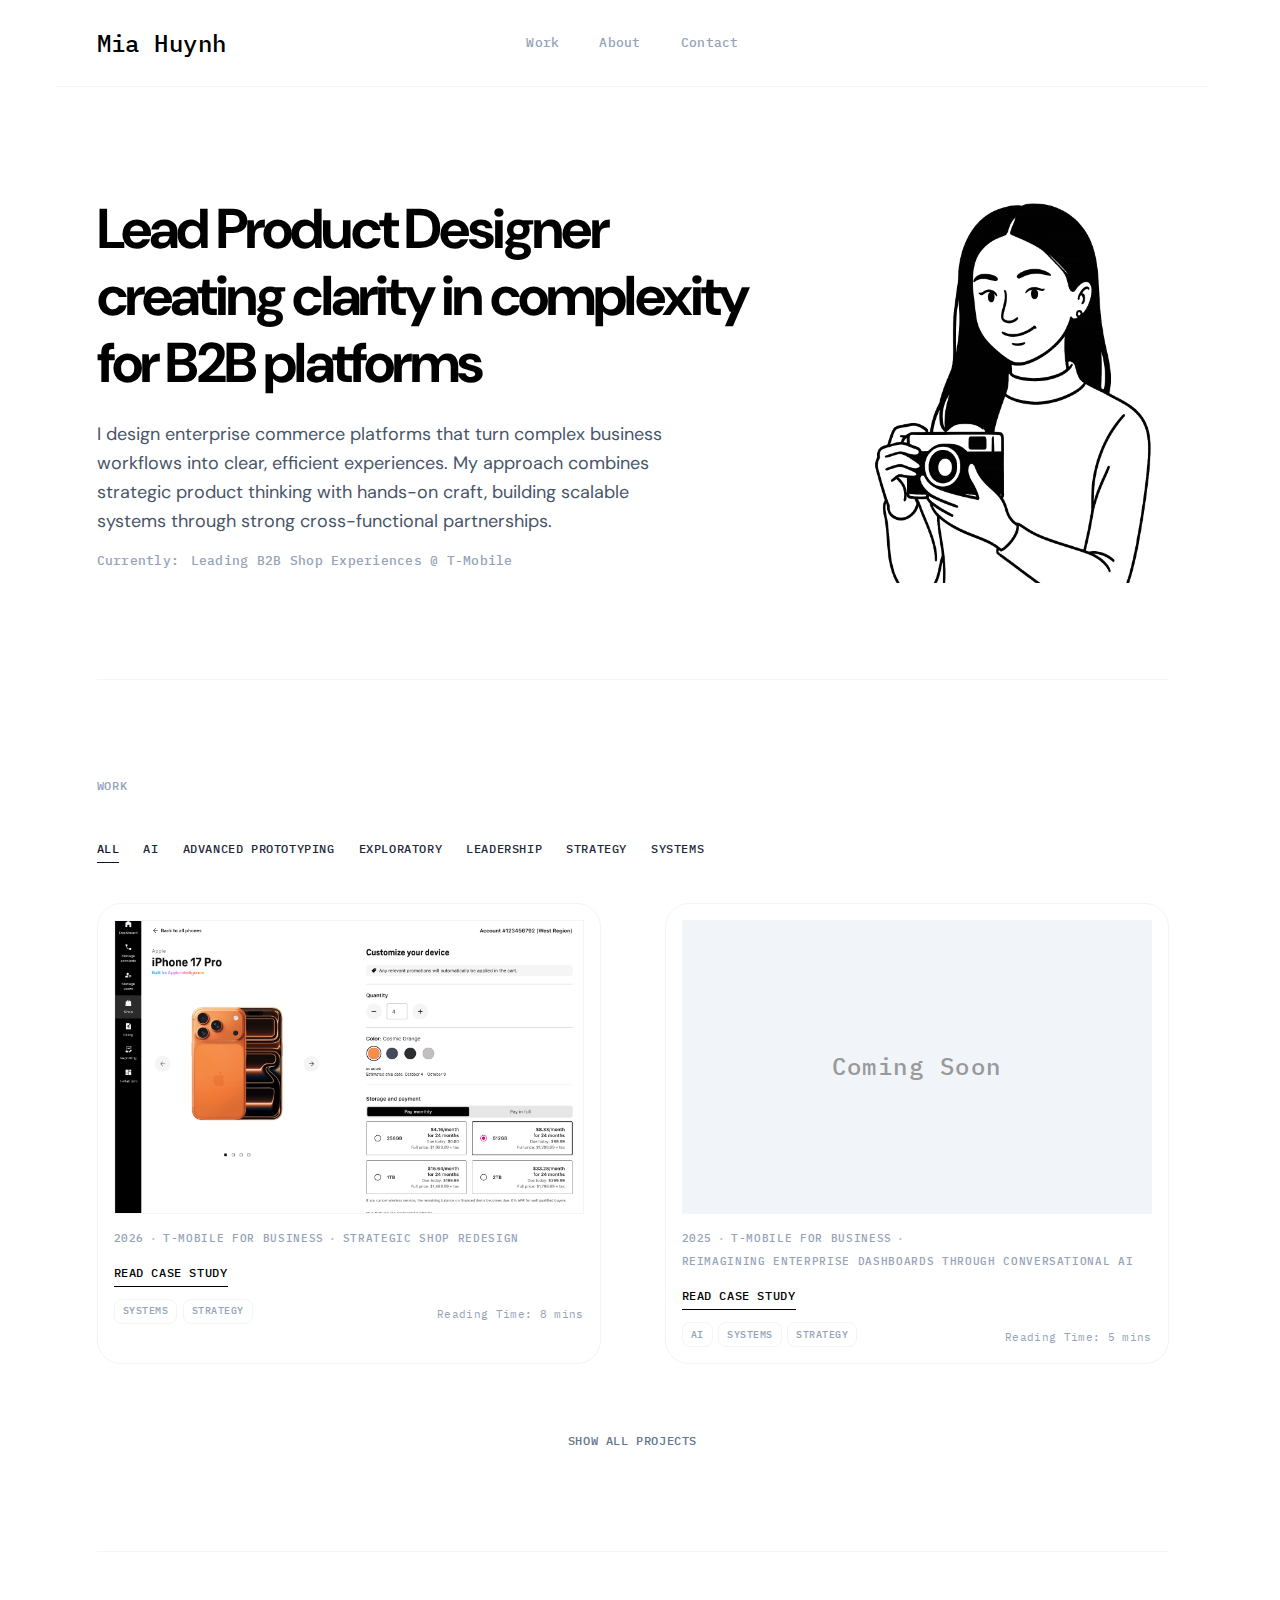
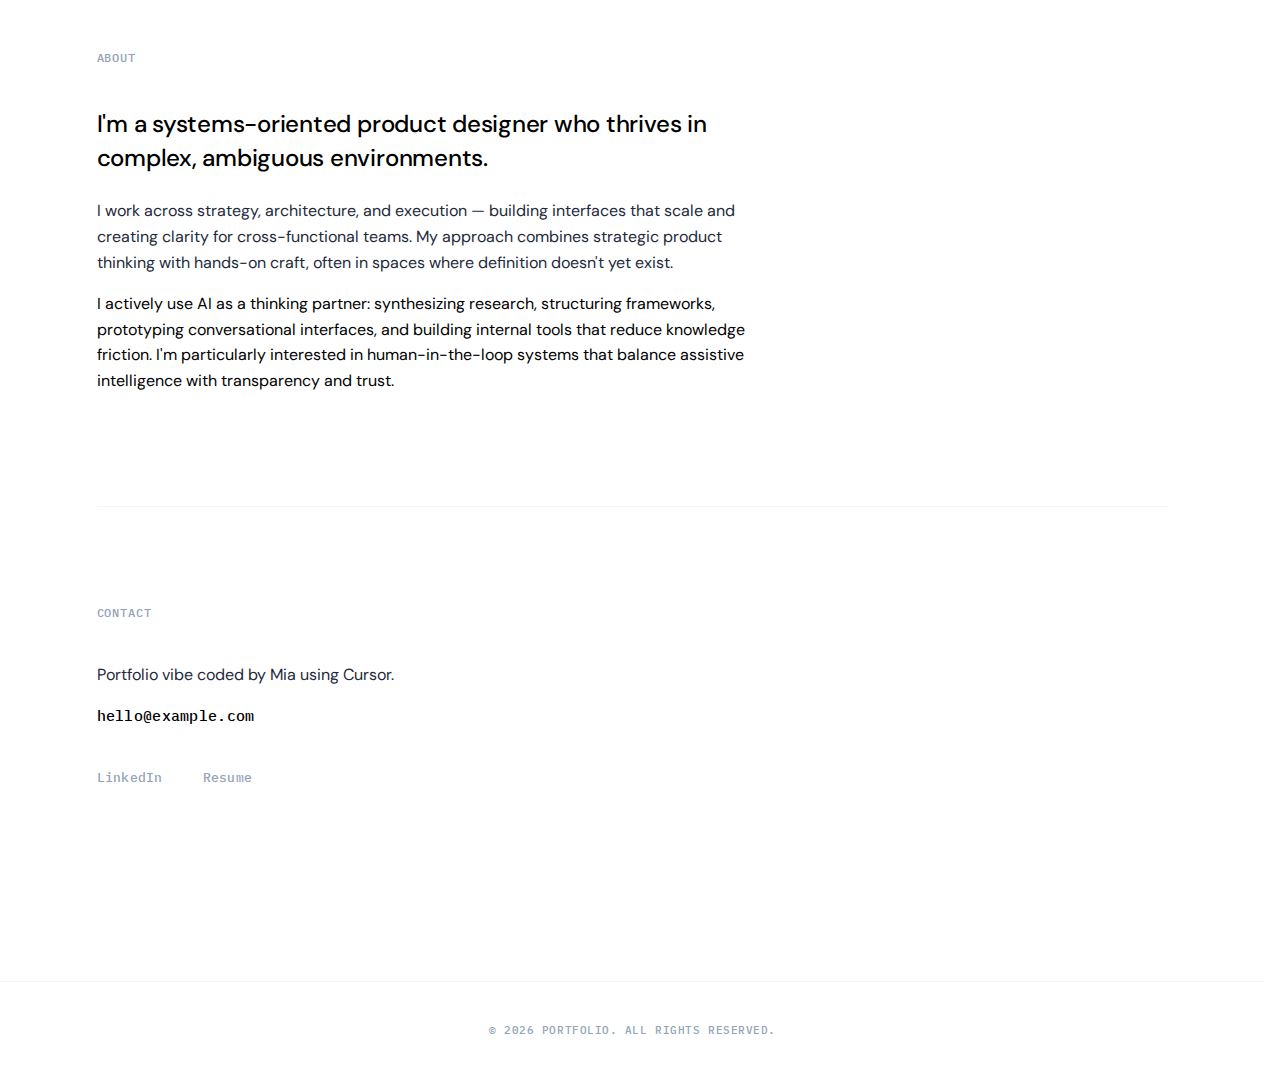
<file: Portfolio Project/index.html>
<!DOCTYPE html>
<html lang="en">
<head>
  <meta charset="UTF-8">
  <meta name="viewport" content="width=device-width, initial-scale=1.0">
  <title>Product Design Portfolio</title>
  <link rel="preconnect" href="https://fonts.googleapis.com">
  <link rel="preconnect" href="https://fonts.gstatic.com" crossorigin>
  <link href="https://fonts.googleapis.com/css2?family=DM+Sans:ital,opsz,wght@0,9..40,300;0,9..40,400;0,9..40,500;0,9..40,600;1,9..40,400&family=IBM+Plex+Mono:wght@400;500&display=swap" rel="stylesheet">
  <link rel="stylesheet" href="styles.css">
</head>
<body>
  <header class="header">
    <a href="#" class="logo">Mia Huynh</a>
    <nav class="nav">
      <a href="#work">Work</a>
      <a href="#about">About</a>
      <a href="#contact">Contact</a>
    </nav>
  </header>

  <main>
    <section class="hero">
      <div class="hero-content">
        <h1 class="hero-title">Lead Product Designer creating clarity in complexity for B2B platforms</h1>
        <p class="hero-subtitle">I design enterprise commerce platforms that turn complex business workflows into clear, efficient experiences. My approach combines strategic product thinking with hands-on craft, building scalable systems through strong cross-functional partnerships.</p>
        <p class="hero-currently"><span class="hero-currently-label">Currently:</span> Leading B2B Shop Experiences @ T-Mobile</p>
      </div>
      <img src="assets/hero.png" alt="" class="hero-image" width="224" height="280" />
    </section>

    <section id="work" class="work">
      <h2 class="section-label">Work</h2>
      <div class="work-filter-bar" role="tablist" aria-label="Filter case studies">
        <button type="button" class="work-filter-btn is-active" data-filter="all" role="tab" aria-selected="true">All</button>
      </div>
      <div class="case-study-grid" id="case-study-grid"></div>
      <div class="work-show-more-wrap" id="work-show-more-wrap" aria-hidden="true">
        <button type="button" class="work-show-more-btn" id="work-show-more-btn" aria-expanded="false">Show All Projects</button>
      </div>
    </section>

    <section id="about" class="about">
      <h2 class="section-label">About</h2>
      <div class="about-content">
        <p class="about-lead">I'm a systems-oriented product designer who thrives in complex, ambiguous environments.
        </p>
        <p class="about-body">I work across strategy, architecture, and execution — building interfaces that scale and creating clarity for cross-functional teams. My approach combines strategic product thinking with hands-on craft, often in spaces where definition doesn't yet exist.
          <p>I actively use AI as a thinking partner: synthesizing research, structuring frameworks, prototyping conversational interfaces, and building internal tools that reduce knowledge friction. I'm particularly interested in human-in-the-loop systems that balance assistive intelligence with transparency and trust.
          </p></p>
      </div>
    </section>

    <section id="contact" class="contact">
      <h2 class="section-label">Contact</h2>
      <p class="contact-text">Portfolio vibe coded by Mia using Cursor.</p>
      <a href="mailto:huynhmia2395@gmail.com" class="contact-link">hello@example.com</a>
      <div class="contact-links">
        <a href="#" rel="noopener noreferrer" target="_blank">LinkedIn</a>
        <a href="#" rel="noopener noreferrer" target="_blank">Resume</a>
      </div>
    </section>
  </main>

  <footer class="footer">
    <p>&copy; <span id="year"></span> Portfolio. All rights reserved.</p>
  </footer>

  <script>
    document.getElementById('year').textContent = new Date().getFullYear();

    (function () {
      var projects = [
        {
          year: '2026',
          company: 'T-Mobile for Business',
          outcome: 'Strategic Shop Redesign',
          readingTime: '8 mins',
          tags: ['Systems', 'Strategy'],
          href: 'work/t-mobile.html',
          image: 'assets/strategic-shop-redesign.png'
        },
        {
          year: '2025',
          company: 'T-Mobile for Business',
          outcome: 'Reimagining Enterprise Dashboards Through Conversational AI',
          readingTime: '5 mins',
          tags: ['AI', 'Systems', 'Strategy'],
          href: 'work/enterprise-dashboards.html'
        },
        {
          year: '2025',
          company: 'T-Mobile Innovation Lab',
          outcome: 'Create-a-Thon: GPT Workflow Optimization',
          readingTime: '7 mins',
          tags: ['AI', 'Systems'],
          href: '#'
        },
        {
          year: '2024',
          company: 'T-Mobile Accessibility',
          outcome: 'Network: Speech to Text',
          readingTime: '5 mins',
          tags: ['Advanced Prototyping', 'Exploratory'],
          href: 'work/project-template-2.html'
        },
        {
          year: '2023-2024',
          company: 'T-Mobile',
          outcome: 'Explorer Prep Program Mentor',
          readingTime: '6 mins',
          tags: ['Leadership'],
          href: 'work/project-template-1.html'
        },
        {
          year: '2022',
          company: 'T-Mobile Innovation Lab',
          outcome: '10X Innovation Fellowship',
          readingTime: '6 mins',
          tags: ['AI', 'Exploratory', 'Systems', 'Strategy'],
          href: 'work/project-template-3.html'
        },
        {
          year: '2022',
          company: 'T-Mobile',
          outcome: 'Support Hub Reimagined',
          readingTime: '6 mins',
          tags: ['Systems', 'Strategy'],
          href: 'work/support-hub.html'
        }
      ];

      var INITIAL_VISIBLE = 2;
      var filterBar = document.querySelector('.work-filter-bar');
      var grid = document.getElementById('case-study-grid');
      var showMoreWrap = document.getElementById('work-show-more-wrap');
      var showMoreBtn = document.getElementById('work-show-more-btn');
      var activeFilter = 'all';
      var expanded = false;

      var allTags = [];
      projects.forEach(function (p) {
        p.tags.forEach(function (t) {
          if (allTags.indexOf(t) === -1) allTags.push(t);
        });
      });
      allTags.sort();

      allTags.forEach(function (tag) {
        var btn = document.createElement('button');
        btn.type = 'button';
        btn.className = 'work-filter-btn';
        btn.setAttribute('data-filter', tag);
        btn.setAttribute('role', 'tab');
        btn.setAttribute('aria-selected', 'false');
        btn.textContent = tag;
        filterBar.appendChild(btn);
      });

      function getFilteredProjects() {
        if (activeFilter === 'all') return projects.slice();
        return projects.filter(function (p) {
          return p.tags.indexOf(activeFilter) !== -1;
        });
      }

      function getVisibleProjects() {
        var list = getFilteredProjects();
        if (activeFilter === 'all' && !expanded && list.length > INITIAL_VISIBLE) {
          return list.slice(0, INITIAL_VISIBLE);
        }
        return list;
      }

      function makeCard(project, index, isRevealing) {
        var card = document.createElement('article');
        card.className = 'case-study-card';
        if (isRevealing) card.classList.add('is-revealing');
        card.dataset.tags = project.tags.join(',');
        var imageStyle = project.image
          ? ' style="background-image: url(\'' + project.image + '\'); background-size: cover; background-position: center;"'
          : '';
        var imageContent = project.image ? '' : '<span class="case-study-image-placeholder-text">Coming Soon</span>';
        card.innerHTML =
          '<div class="case-study-image" aria-hidden="true"' + imageStyle + '>' + imageContent + '</div>' +
          '<div class="case-study-card-footer">' +
            '<div class="case-study-meta">' +
              '<span class="case-study-meta-item">' + project.year + '</span>' +
              '<span class="case-study-meta-sep">·</span>' +
              '<span class="case-study-meta-item">' + project.company + '</span>' +
              '<span class="case-study-meta-sep">·</span>' +
              '<span class="case-study-meta-item">' + project.outcome + '</span>' +
            '</div>' +
            '<a href="' + (project.href || '#') + '" class="case-study-btn" title="View case study">Read Case Study</a>' +
            '<div class="case-study-footer-bottom">' +
              '<div class="case-study-pills">' +
                project.tags.map(function (t) {
                  return '<span class="case-study-pill">' + t + '</span>';
                }).join('') +
              '</div>' +
              '<span class="case-study-reading-time">Reading Time: ' + project.readingTime + '</span>' +
            '</div>' +
          '</div>';
        return card;
      }

      function updateShowMoreVisibility() {
        var filtered = getFilteredProjects();
        var showButton = activeFilter === 'all' && filtered.length > INITIAL_VISIBLE;
        showMoreWrap.setAttribute('aria-hidden', showButton ? 'false' : 'true');
        if (!showButton) return;
        showMoreBtn.textContent = expanded ? 'Show Less' : 'Show All Projects';
        showMoreBtn.setAttribute('aria-expanded', expanded ? 'true' : 'false');
      }

      function renderCards(animateNew) {
        var visible = getVisibleProjects();
        var fullFiltered = getFilteredProjects();
        var wasLimited = fullFiltered.length > INITIAL_VISIBLE && visible.length === INITIAL_VISIBLE && activeFilter === 'all';
        var nowShowingAll = visible.length > INITIAL_VISIBLE && activeFilter === 'all';
        var firstRevealedIndex = animateNew && wasLimited && nowShowingAll ? INITIAL_VISIBLE : -1;

        grid.innerHTML = '';
        visible.forEach(function (project, index) {
          var isRevealing = firstRevealedIndex >= 0 && index >= INITIAL_VISIBLE;
          var card = makeCard(project, index, isRevealing);
          grid.appendChild(card);
        });

        applyFilterToCards();

        if (firstRevealedIndex >= 0) {
          var cards = grid.querySelectorAll('.case-study-card');
          var delay = 0;
          [].forEach.call(cards, function (card, i) {
            if (card.classList.contains('is-revealing')) {
              card.style.transitionDelay = (delay * 80) + 'ms';
              delay++;
            }
          });
          requestAnimationFrame(function () {
            requestAnimationFrame(function () {
              [].forEach.call(cards, function (card) {
                if (card.classList.contains('is-revealing')) {
                  card.classList.add('is-visible');
                }
              });
              var firstNew = cards[INITIAL_VISIBLE];
              if (firstNew) {
                var link = firstNew.querySelector('.case-study-btn');
                if (link) {
                  link.setAttribute('tabindex', '0');
                  link.focus();
                }
              }
            });
          });
        }

        updateShowMoreVisibility();
      }

      function applyFilterToCards() {
        var cards = grid.querySelectorAll('.case-study-card');
        cards.forEach(function (card) {
          var tags = (card.dataset.tags || '').split(',').filter(Boolean);
          var match = activeFilter === 'all' || tags.indexOf(activeFilter) !== -1;
          card.classList.toggle('is-filtered-out', !match);
        });
      }

      function setActiveFilter(value) {
        activeFilter = value;
        var buttons = filterBar.querySelectorAll('.work-filter-btn');
        buttons.forEach(function (btn) {
          var isActive = btn.dataset.filter === value;
          btn.classList.toggle('is-active', isActive);
          btn.setAttribute('aria-selected', isActive ? 'true' : 'false');
        });
        if (value !== 'all') expanded = false;
        renderCards(false);
      }

      filterBar.addEventListener('click', function (e) {
        var btn = e.target.closest('.work-filter-btn');
        if (!btn) return;
        setActiveFilter(btn.dataset.filter);
      });

      showMoreBtn.addEventListener('click', function () {
        expanded = !expanded;
        showMoreBtn.setAttribute('aria-expanded', expanded ? 'true' : 'false');
        if (expanded) {
          renderCards(true);
        } else {
          renderCards(false);
          showMoreBtn.focus();
        }
      });

      renderCards(false);
      updateShowMoreVisibility();
    })();
  </script>
</body>
</html>
</file>
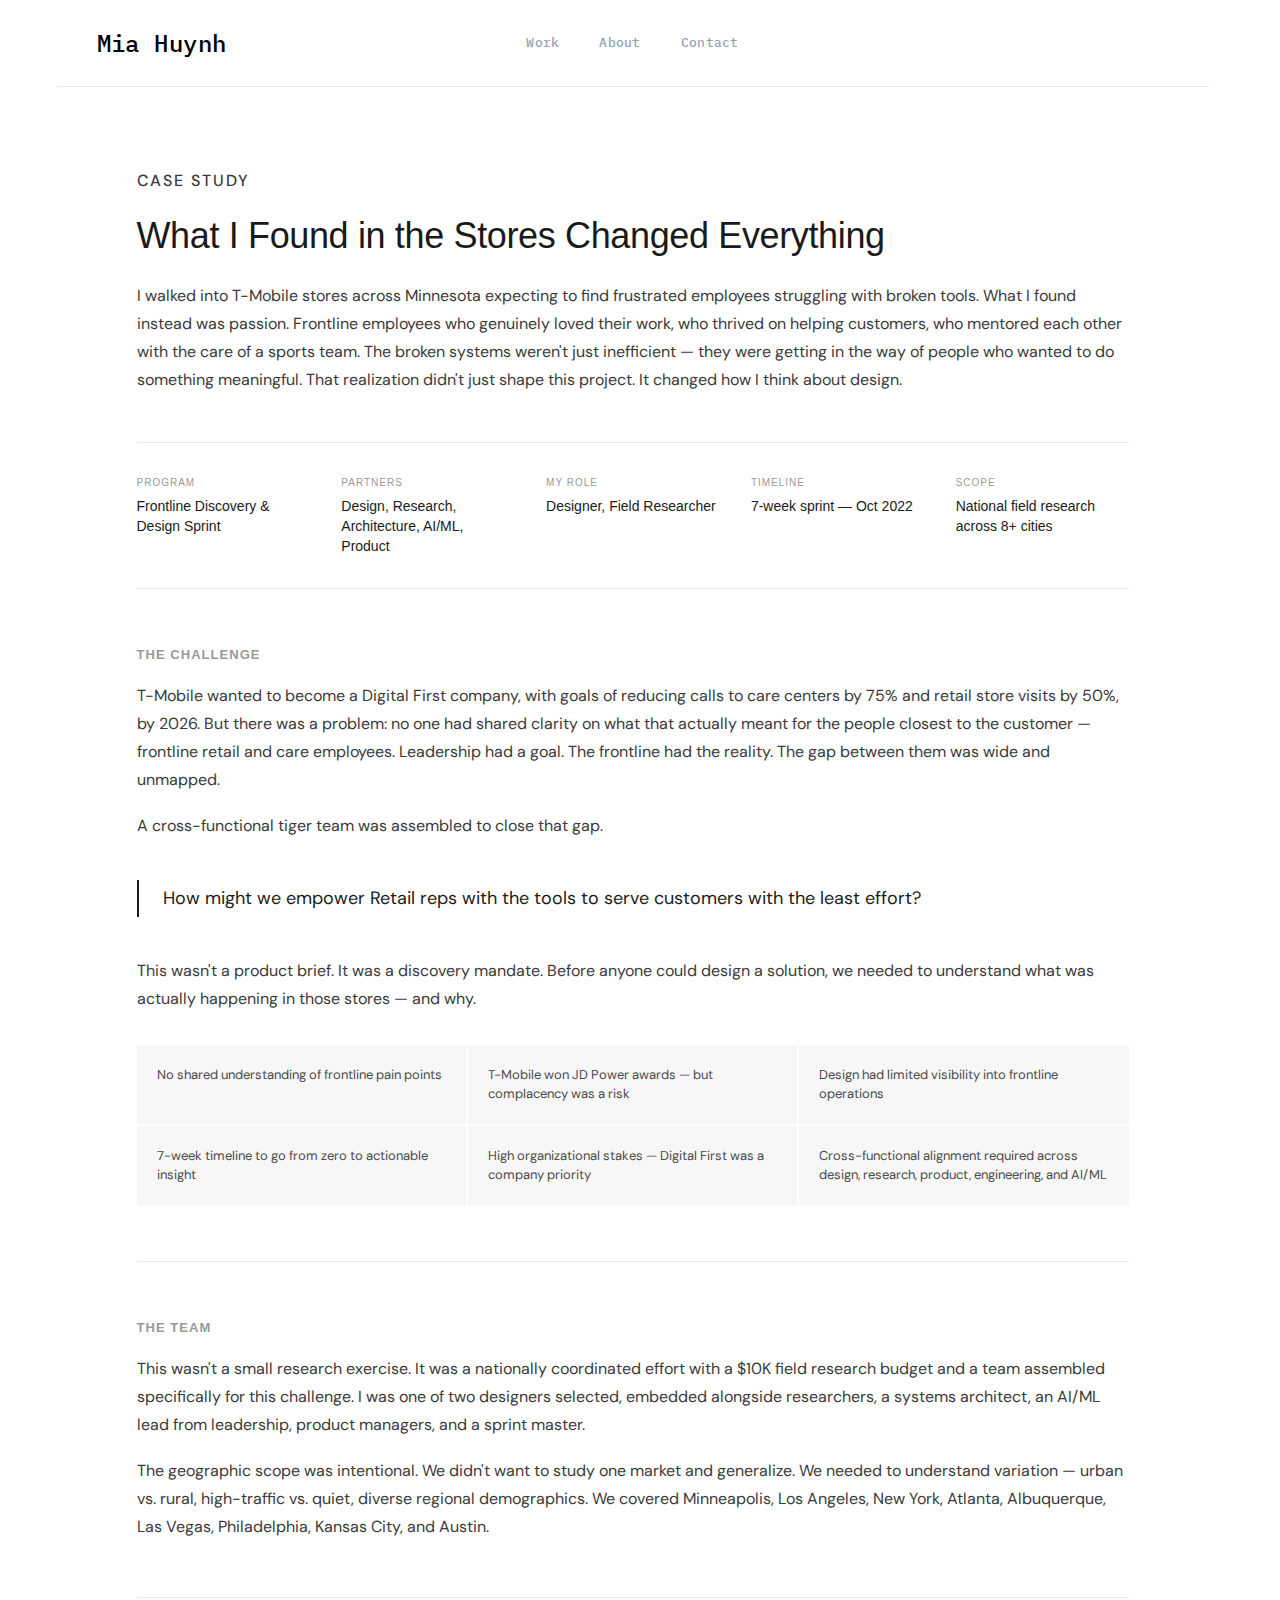
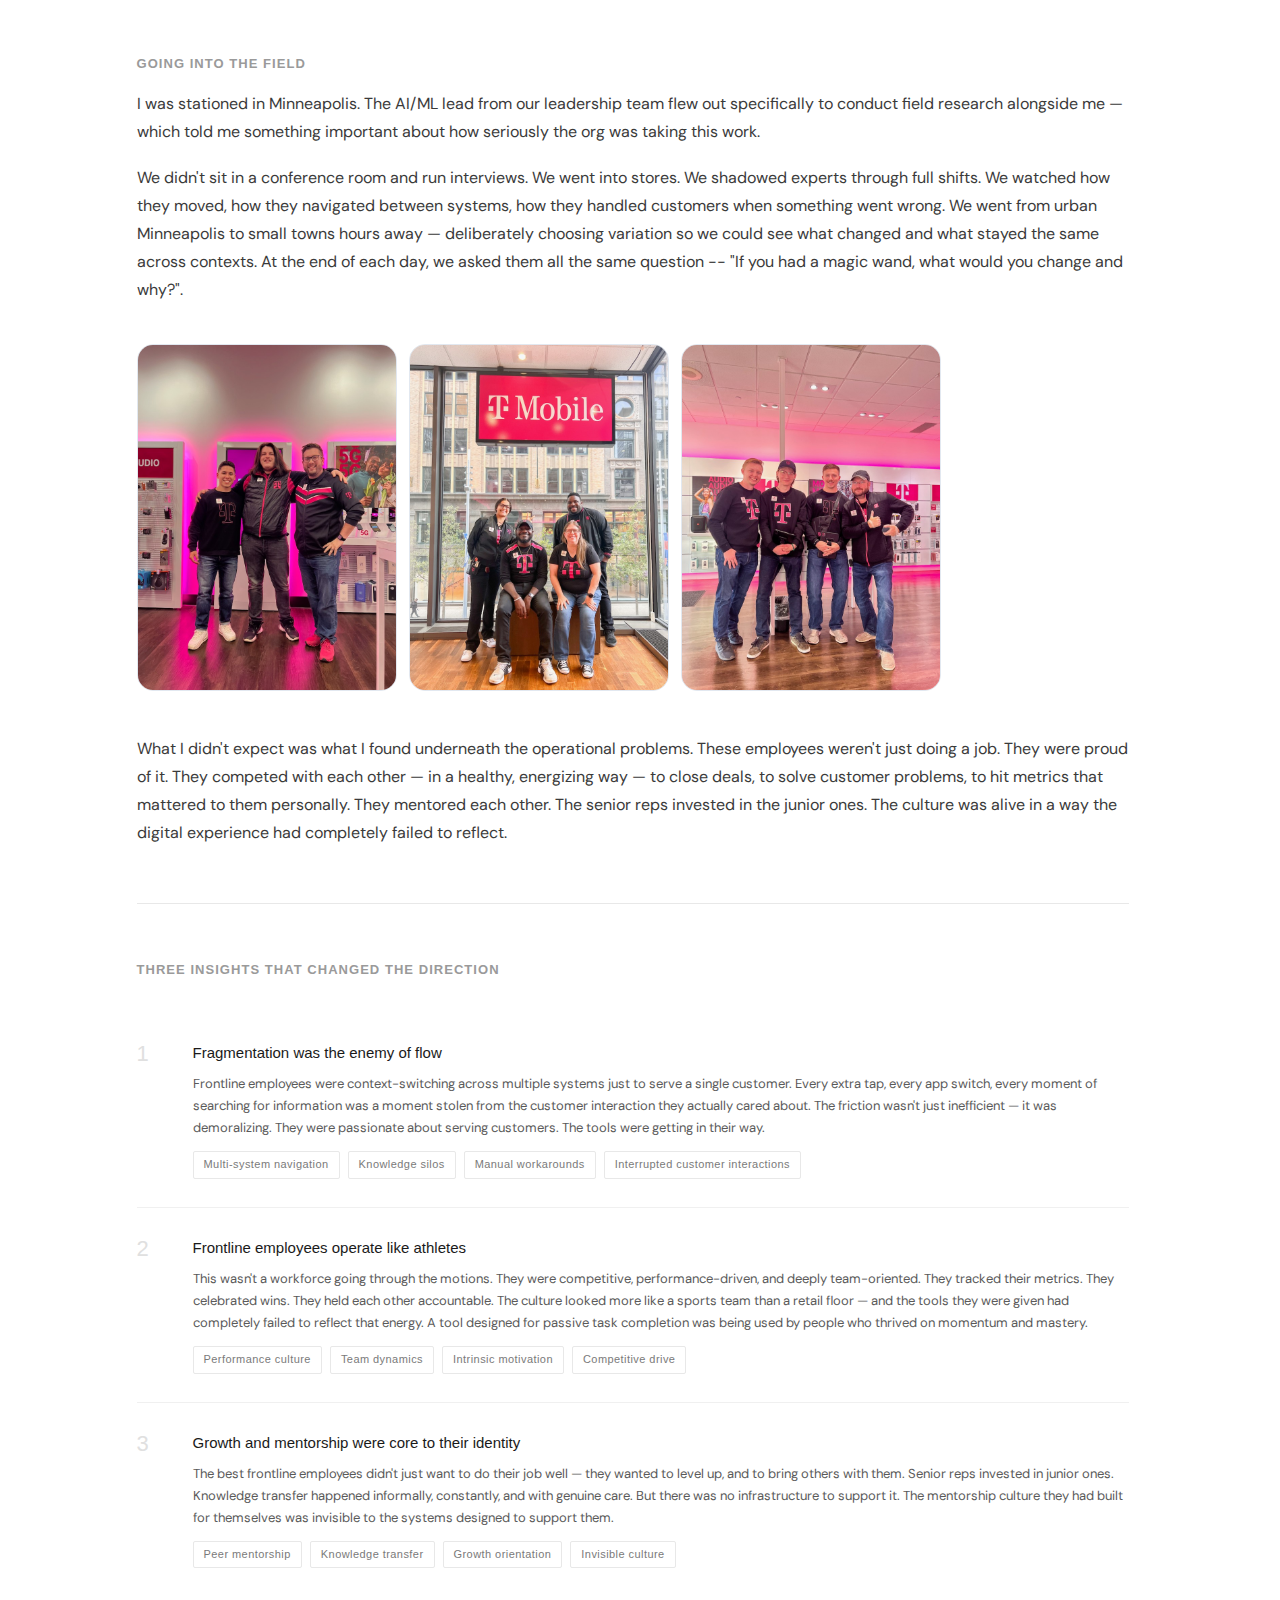
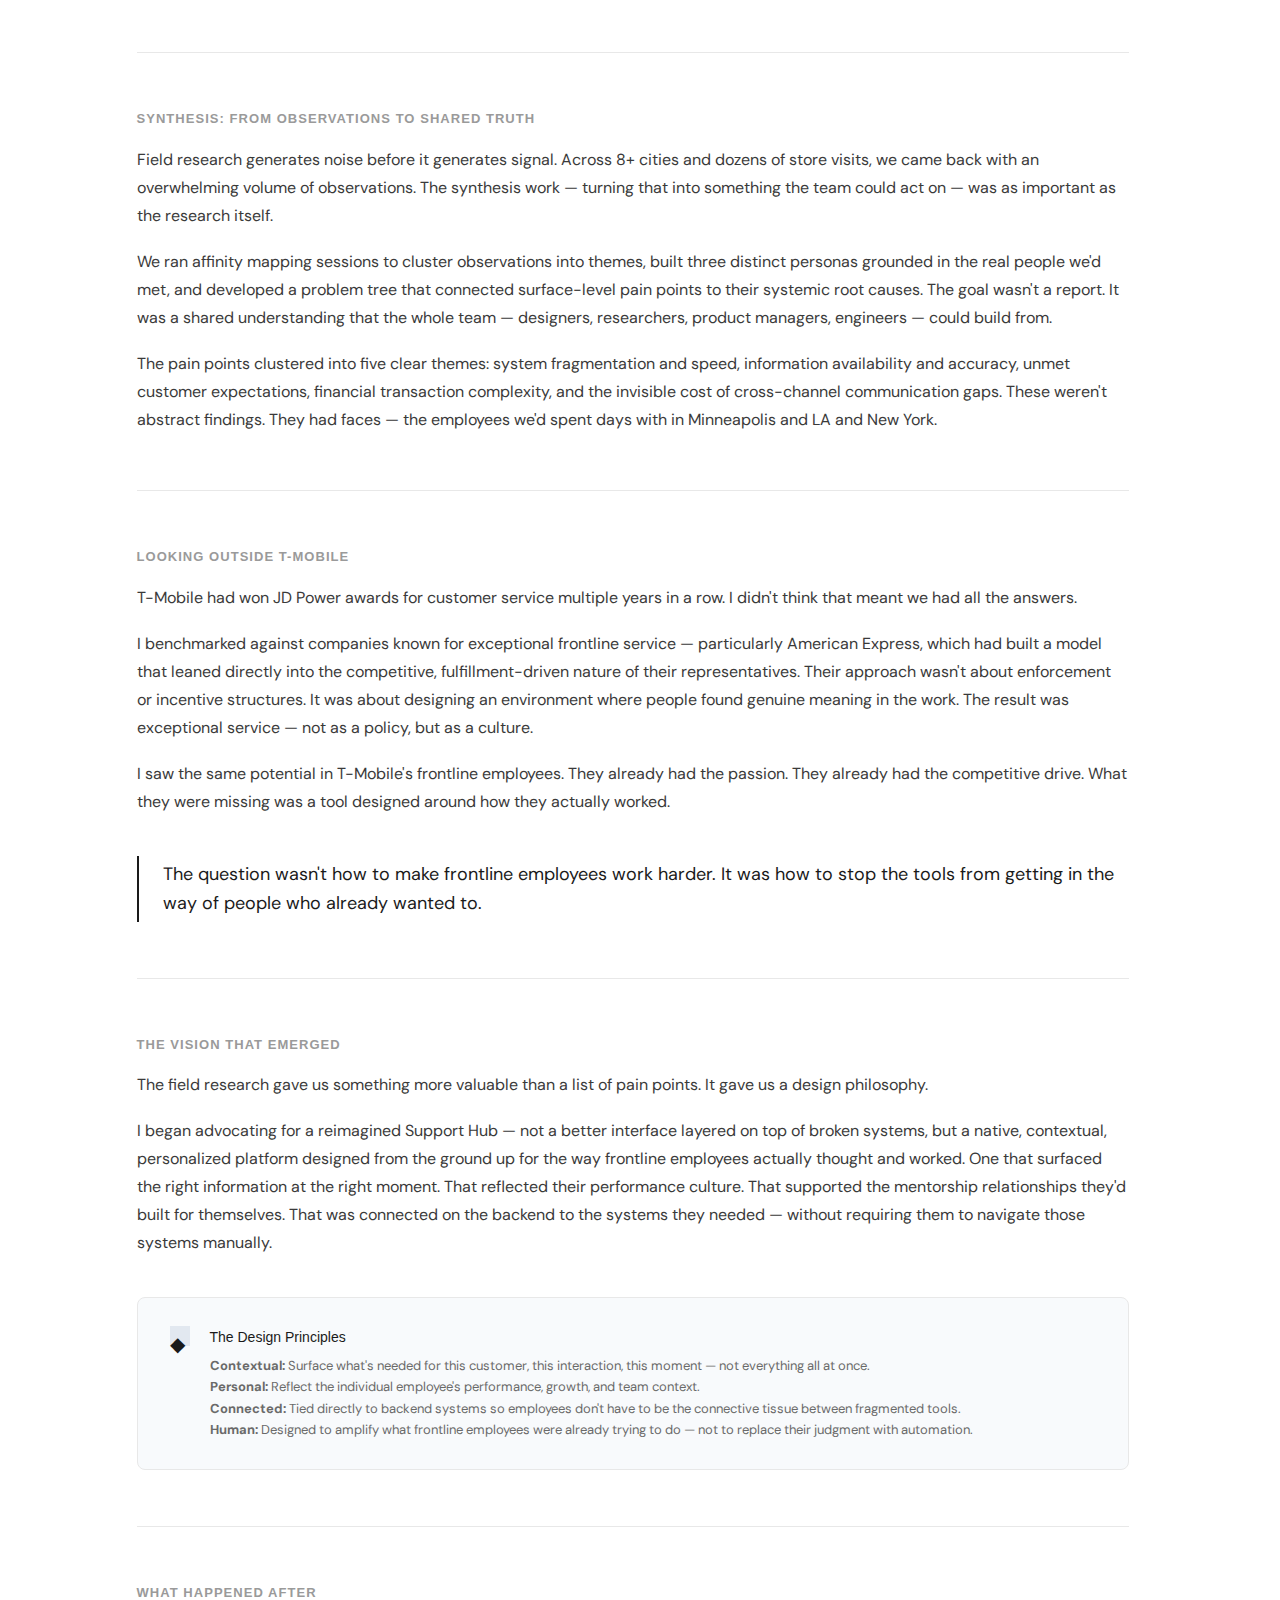
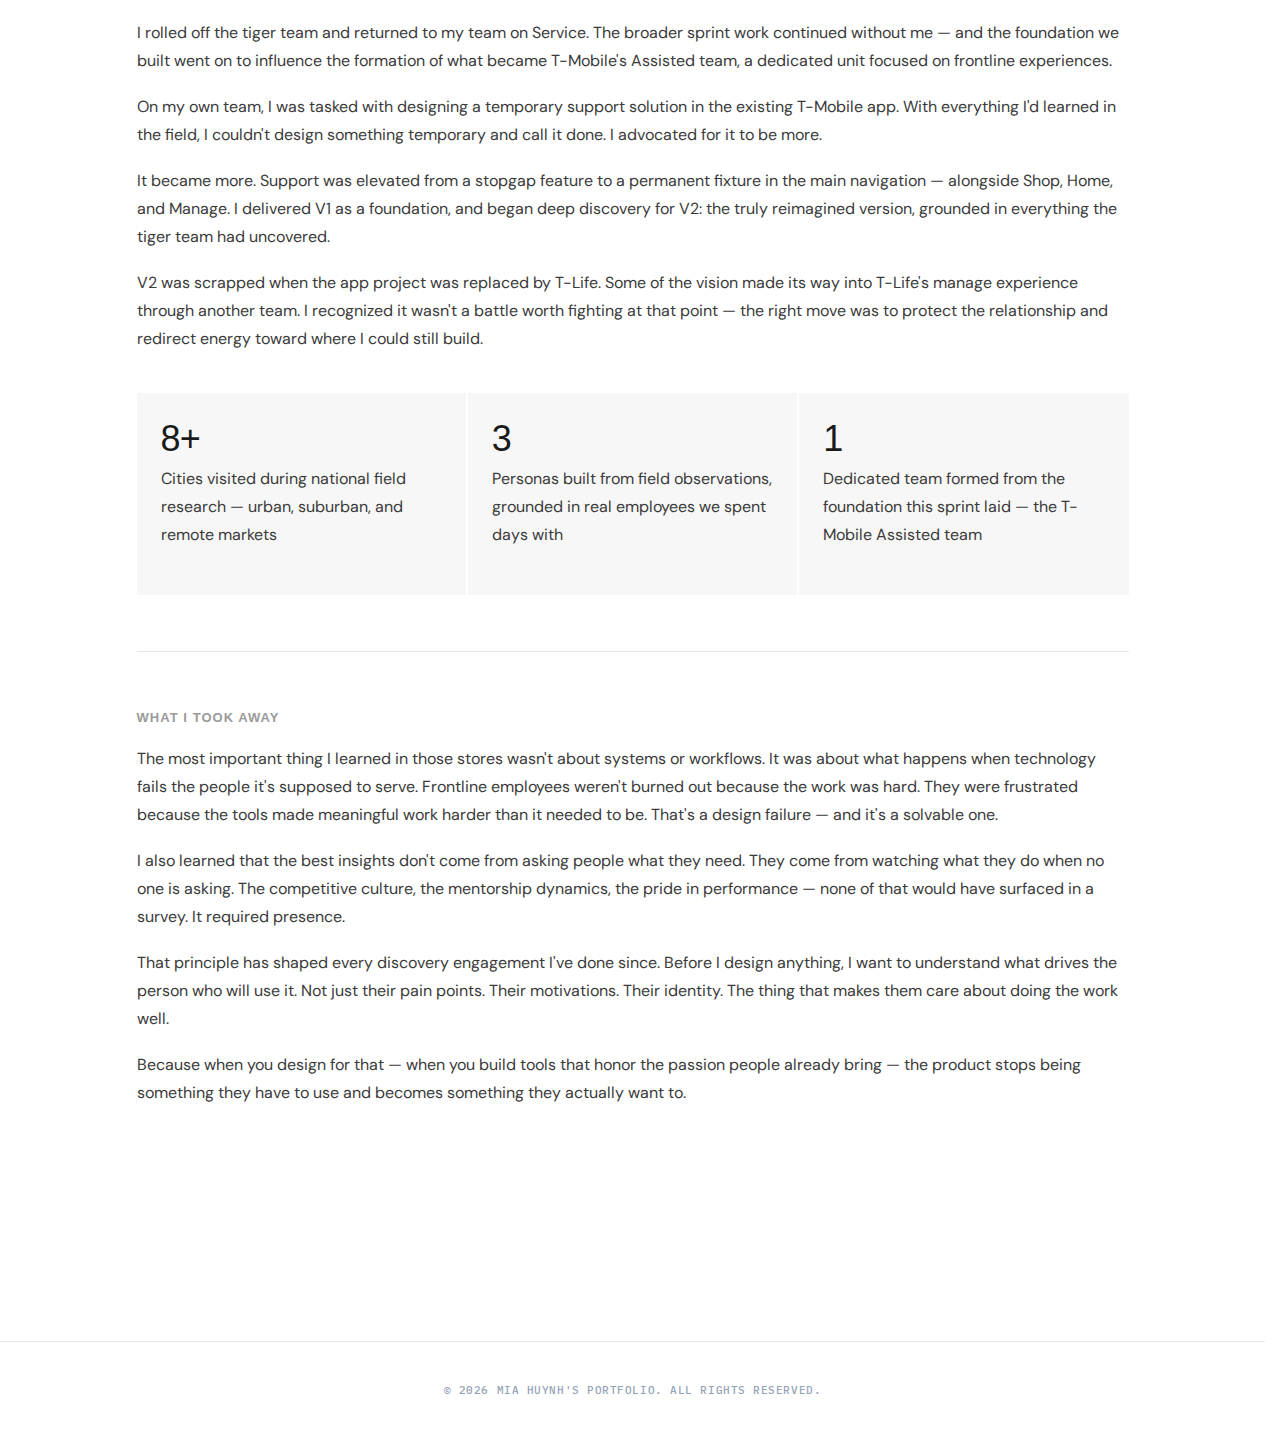
<file: work/leading-with-human-insights.html>
<!DOCTYPE html>
<html lang="en">
<head>
  <meta charset="UTF-8">
  <meta name="viewport" content="width=device-width, initial-scale=1.0">
  <title>Frontline Discovery — Mia Huynh</title>
  <link rel="preconnect" href="https://fonts.googleapis.com">
  <link rel="preconnect" href="https://fonts.gstatic.com" crossorigin>
  <link href="https://fonts.googleapis.com/css2?family=DM+Sans:ital,opsz,wght@0,9..40,300;0,9..40,400;0,9..40,500;0,9..40,600;1,9..40,400&family=IBM+Plex+Mono:wght@400;500&display=swap" rel="stylesheet">
  <link rel="stylesheet" href="../styles.css">
  <!-- Google tag (gtag.js) -->
  <script async src="https://www.googletagmanager.com/gtag/js?id=G-45CHFZB80V"></script>
  <script>
    window.dataLayer = window.dataLayer || [];
    function gtag(){dataLayer.push(arguments);}
    gtag('js', new Date());
    gtag('config', 'G-45CHFZB80V');
  </script>
</head>
<body class="case-study-page">
  <header class="header">
    <a href="../index.html" class="logo">Mia Huynh</a>
    <nav class="nav">
      <a href="../index.html#work">Work</a>
      <a href="../index.html#about">About</a>
      <a href="../index.html#contact">Contact</a>
    </nav>
    <div class="header-image" aria-hidden="true"></div>
  </header>

  <main class="case-study-main">
    <div class="case-page">

      <p class="section-label">Case Study</p>

      <h1>What I Found in the Stores Changed Everything</h1>

      <p>I walked into T-Mobile stores across Minnesota expecting to find frustrated employees struggling with broken tools. What I found instead was passion. Frontline employees who genuinely loved their work, who thrived on helping customers, who mentored each other with the care of a sports team. The broken systems weren't just inefficient — they were getting in the way of people who wanted to do something meaningful. That realization didn't just shape this project. It changed how I think about design.</p>

      <div class="case-meta-summary">
        <div class="meta-item">
          <div class="meta-label">Program</div>
          <div class="meta-value">Frontline Discovery & Design Sprint</div>
        </div>
        <div class="meta-item">
          <div class="meta-label">Partners</div>
          <div class="meta-value">Design, Research, Architecture, AI/ML, Product</div>
        </div>
        <div class="meta-item">
          <div class="meta-label">My Role</div>
          <div class="meta-value">Designer, Field Researcher</div>
        </div>
        <div class="meta-item">
          <div class="meta-label">Timeline</div>
          <div class="meta-value">7-week sprint — Oct 2022</div>
        </div>
        <div class="meta-item">
          <div class="meta-label">Scope</div>
          <div class="meta-value">National field research across 8+ cities</div>
        </div>
      </div>

      <h2>The Challenge</h2>

      <p>T-Mobile wanted to become a Digital First company, with goals of reducing calls to care centers by 75% and retail store visits by 50%, by 2026. But there was a problem: no one had shared clarity on what that actually meant for the people closest to the customer — frontline retail and care employees. Leadership had a goal. The frontline had the reality. The gap between them was wide and unmapped.</p>

      <p>A cross-functional tiger team was assembled to close that gap.</p>

      <div class="case-pull-quote">
        <p>How might we empower Retail reps with the tools to serve customers with the least effort?</p>
      </div>

      <p>This wasn't a product brief. It was a discovery mandate. Before anyone could design a solution, we needed to understand what was actually happening in those stores — and why.</p>

      <div class="case-constraint-grid">
        <div class="case-constraint-item"><p>No shared understanding of frontline pain points</p></div>
        <div class="case-constraint-item"><p>T-Mobile won JD Power awards — but complacency was a risk</p></div>
        <div class="case-constraint-item"><p>Design had limited visibility into frontline operations</p></div>
        <div class="case-constraint-item"><p>7-week timeline to go from zero to actionable insight</p></div>
        <div class="case-constraint-item"><p>High organizational stakes — Digital First was a company priority</p></div>
        <div class="case-constraint-item"><p>Cross-functional alignment required across design, research, product, engineering, and AI/ML</p></div>
      </div>

      <div class="case-divider"></div>

      <h2>The Team</h2>

      <p>This wasn't a small research exercise. It was a nationally coordinated effort with a $10K field research budget and a team assembled specifically for this challenge. I was one of two designers selected, embedded alongside researchers, a systems architect, an AI/ML lead from leadership, product managers, and a sprint master.</p>

  

      <p>The geographic scope was intentional. We didn't want to study one market and generalize. We needed to understand variation — urban vs. rural, high-traffic vs. quiet, diverse regional demographics. We covered Minneapolis, Los Angeles, New York, Atlanta, Albuquerque, Las Vegas, Philadelphia, Kansas City, and Austin.</p>

  

      <div class="case-divider"></div>

      <h2>Going Into the Field</h2>

      <p>I was stationed in Minneapolis. The AI/ML lead from our leadership team flew out specifically to conduct field research alongside me — which told me something important about how seriously the org was taking this work.</p>

      <p>We didn't sit in a conference room and run interviews. We went into stores. We shadowed experts through full shifts. We watched how they moved, how they navigated between systems, how they handled customers when something went wrong. We went from urban Minneapolis to small towns hours away — deliberately choosing variation so we could see what changed and what stayed the same across contexts. At the end of each day, we asked them all the same question -- "If you had a magic wand, what would you change and why?". </p>

      <!-- PLACEHOLDER: Insert field study photos here — selfie with frontline employees + store team photo -->
      <div class="case-scroll-strip">
        <div class="case-scroll-strip-item">
          <img src="../assets/IMG_9382-ad72c516-7195-40ab-9f72-1f497c41afcb.png" alt="T-Mobile store team in retail environment during field research" />
        </div>
        <div class="case-scroll-strip-item">
          <img src="../assets/IMG_9364__1_-d7fa2ae1-2b90-4ae5-80ef-1e3bd2c33235.png" alt="Group portrait of T-Mobile frontline employees during field research visit" />
        </div>
        <div class="case-scroll-strip-item">
          <img src="../assets/IMG_9338__1_-b8ce3411-a118-4423-a9c9-24c06982f8c8.png" alt="T-Mobile store team with tablets during field research visit" />
        </div>
      </div>

      <p>What I didn't expect was what I found underneath the operational problems. These employees weren't just doing a job. They were proud of it. They competed with each other — in a healthy, energizing way — to close deals, to solve customer problems, to hit metrics that mattered to them personally. They mentored each other. The senior reps invested in the junior ones. The culture was alive in a way the digital experience had completely failed to reflect.</p>

      <div class="case-divider"></div>

      <h2>Three Insights That Changed the Direction</h2>

      <div class="case-intervention-list">

        <div class="case-intervention-item">
          <div class="case-intervention-num">1</div>
          <div class="case-intervention-body">
            <h3>Fragmentation was the enemy of flow</h3>
            <p>Frontline employees were context-switching across multiple systems just to serve a single customer. Every extra tap, every app switch, every moment of searching for information was a moment stolen from the customer interaction they actually cared about. The friction wasn't just inefficient — it was demoralizing. They were passionate about serving customers. The tools were getting in their way.</p>
            <div class="case-detail-list">
              <span class="case-detail-tag">Multi-system navigation</span>
              <span class="case-detail-tag">Knowledge silos</span>
              <span class="case-detail-tag">Manual workarounds</span>
              <span class="case-detail-tag">Interrupted customer interactions</span>
            </div>
          </div>
        </div>

        <div class="case-intervention-item">
          <div class="case-intervention-num">2</div>
          <div class="case-intervention-body">
            <h3>Frontline employees operate like athletes</h3>
            <p>This wasn't a workforce going through the motions. They were competitive, performance-driven, and deeply team-oriented. They tracked their metrics. They celebrated wins. They held each other accountable. The culture looked more like a sports team than a retail floor — and the tools they were given had completely failed to reflect that energy. A tool designed for passive task completion was being used by people who thrived on momentum and mastery.</p>
            <div class="case-detail-list">
              <span class="case-detail-tag">Performance culture</span>
              <span class="case-detail-tag">Team dynamics</span>
              <span class="case-detail-tag">Intrinsic motivation</span>
              <span class="case-detail-tag">Competitive drive</span>
            </div>
          </div>
        </div>

        <div class="case-intervention-item">
          <div class="case-intervention-num">3</div>
          <div class="case-intervention-body">
            <h3>Growth and mentorship were core to their identity</h3>
            <p>The best frontline employees didn't just want to do their job well — they wanted to level up, and to bring others with them. Senior reps invested in junior ones. Knowledge transfer happened informally, constantly, and with genuine care. But there was no infrastructure to support it. The mentorship culture they had built for themselves was invisible to the systems designed to support them.</p>
            <div class="case-detail-list">
              <span class="case-detail-tag">Peer mentorship</span>
              <span class="case-detail-tag">Knowledge transfer</span>
              <span class="case-detail-tag">Growth orientation</span>
              <span class="case-detail-tag">Invisible culture</span>
            </div>
          </div>
        </div>

      </div>

      <div class="case-divider"></div>

      <h2>Synthesis: From Observations to Shared Truth</h2>

      <p>Field research generates noise before it generates signal. Across 8+ cities and dozens of store visits, we came back with an overwhelming volume of observations. The synthesis work — turning that into something the team could act on — was as important as the research itself.</p>

      <p>We ran affinity mapping sessions to cluster observations into themes, built three distinct personas grounded in the real people we'd met, and developed a problem tree that connected surface-level pain points to their systemic root causes. The goal wasn't a report. It was a shared understanding that the whole team — designers, researchers, product managers, engineers — could build from.</p>

      <p>The pain points clustered into five clear themes: system fragmentation and speed, information availability and accuracy, unmet customer expectations, financial transaction complexity, and the invisible cost of cross-channel communication gaps. These weren't abstract findings. They had faces — the employees we'd spent days with in Minneapolis and LA and New York.</p>

      <div class="case-divider"></div>

      <h2>Looking Outside T-Mobile</h2>

      <p>T-Mobile had won JD Power awards for customer service multiple years in a row. I didn't think that meant we had all the answers.</p>

      <p>I benchmarked against companies known for exceptional frontline service — particularly American Express, which had built a model that leaned directly into the competitive, fulfillment-driven nature of their representatives. Their approach wasn't about enforcement or incentive structures. It was about designing an environment where people found genuine meaning in the work. The result was exceptional service — not as a policy, but as a culture.</p>

      <p>I saw the same potential in T-Mobile's frontline employees. They already had the passion. They already had the competitive drive. What they were missing was a tool designed around how they actually worked.</p>

      <div class="case-pull-quote">
        <p>The question wasn't how to make frontline employees work harder. It was how to stop the tools from getting in the way of people who already wanted to.</p>
      </div>

      <div class="case-divider"></div>

      <h2>The Vision That Emerged</h2>

      <p>The field research gave us something more valuable than a list of pain points. It gave us a design philosophy.</p>

      <p>I began advocating for a reimagined Support Hub — not a better interface layered on top of broken systems, but a native, contextual, personalized platform designed from the ground up for the way frontline employees actually thought and worked. One that surfaced the right information at the right moment. That reflected their performance culture. That supported the mentorship relationships they'd built for themselves. That was connected on the backend to the systems they needed — without requiring them to navigate those systems manually.</p>

      <div class="case-callout">
        <div class="case-callout-icon">◆</div>
        <div class="case-callout-body">
          <h3>The Design Principles</h3>
          <p><strong>Contextual:</strong> Surface what's needed for this customer, this interaction, this moment — not everything all at once.</p>
          <p><strong>Personal:</strong> Reflect the individual employee's performance, growth, and team context.</p>
          <p><strong>Connected:</strong> Tied directly to backend systems so employees don't have to be the connective tissue between fragmented tools.</p>
          <p><strong>Human:</strong> Designed to amplify what frontline employees were already trying to do — not to replace their judgment with automation.</p>
        </div>
      </div>

      <div class="case-divider"></div>

      <h2>What Happened After</h2>

      <p>I rolled off the tiger team and returned to my team on Service. The broader sprint work continued without me — and the foundation we built went on to influence the formation of what became T-Mobile's Assisted team, a dedicated unit focused on frontline experiences.</p>

      <p>On my own team, I was tasked with designing a temporary support solution in the existing T-Mobile app. With everything I'd learned in the field, I couldn't design something temporary and call it done. I advocated for it to be more.</p>

      <p>It became more. Support was elevated from a stopgap feature to a permanent fixture in the main navigation — alongside Shop, Home, and Manage. I delivered V1 as a foundation, and began deep discovery for V2: the truly reimagined version, grounded in everything the tiger team had uncovered.</p>

      <p>V2 was scrapped when the app project was replaced by T-Life. Some of the vision made its way into T-Life's manage experience through another team. I recognized it wasn't a battle worth fighting at that point — the right move was to protect the relationship and redirect energy toward where I could still build.</p>

      <div class="case-stat-row">
        <div class="case-stat-block">
          <div class="case-stat-number">8+</div>
          <p class="case-stat-desc">Cities visited during national field research — urban, suburban, and remote markets</p>
        </div>
        <div class="case-stat-block">
          <div class="case-stat-number">3</div>
          <p class="case-stat-desc">Personas built from field observations, grounded in real employees we spent days with</p>
        </div>
        <div class="case-stat-block">
          <div class="case-stat-number">1</div>
          <p class="case-stat-desc">Dedicated team formed from the foundation this sprint laid — the T-Mobile Assisted team</p>
        </div>
      </div>

      <div class="case-divider"></div>

      <h2>What I Took Away</h2>

      <p>The most important thing I learned in those stores wasn't about systems or workflows. It was about what happens when technology fails the people it's supposed to serve. Frontline employees weren't burned out because the work was hard. They were frustrated because the tools made meaningful work harder than it needed to be. That's a design failure — and it's a solvable one.</p>

      <p>I also learned that the best insights don't come from asking people what they need. They come from watching what they do when no one is asking. The competitive culture, the mentorship dynamics, the pride in performance — none of that would have surfaced in a survey. It required presence.</p>

      <p>That principle has shaped every discovery engagement I've done since. Before I design anything, I want to understand what drives the person who will use it. Not just their pain points. Their motivations. Their identity. The thing that makes them care about doing the work well.</p>

      <p>Because when you design for that — when you build tools that honor the passion people already bring — the product stops being something they have to use and becomes something they actually want to.</p>

    </div>
  </main>

  <footer class="footer">
    <p>&copy; <span id="year"></span> Mia Huynh's Portfolio. All rights reserved.</p>
  </footer>

  <script>
    document.getElementById('year').textContent = new Date().getFullYear();
  </script>
</body>
</html>
</file>
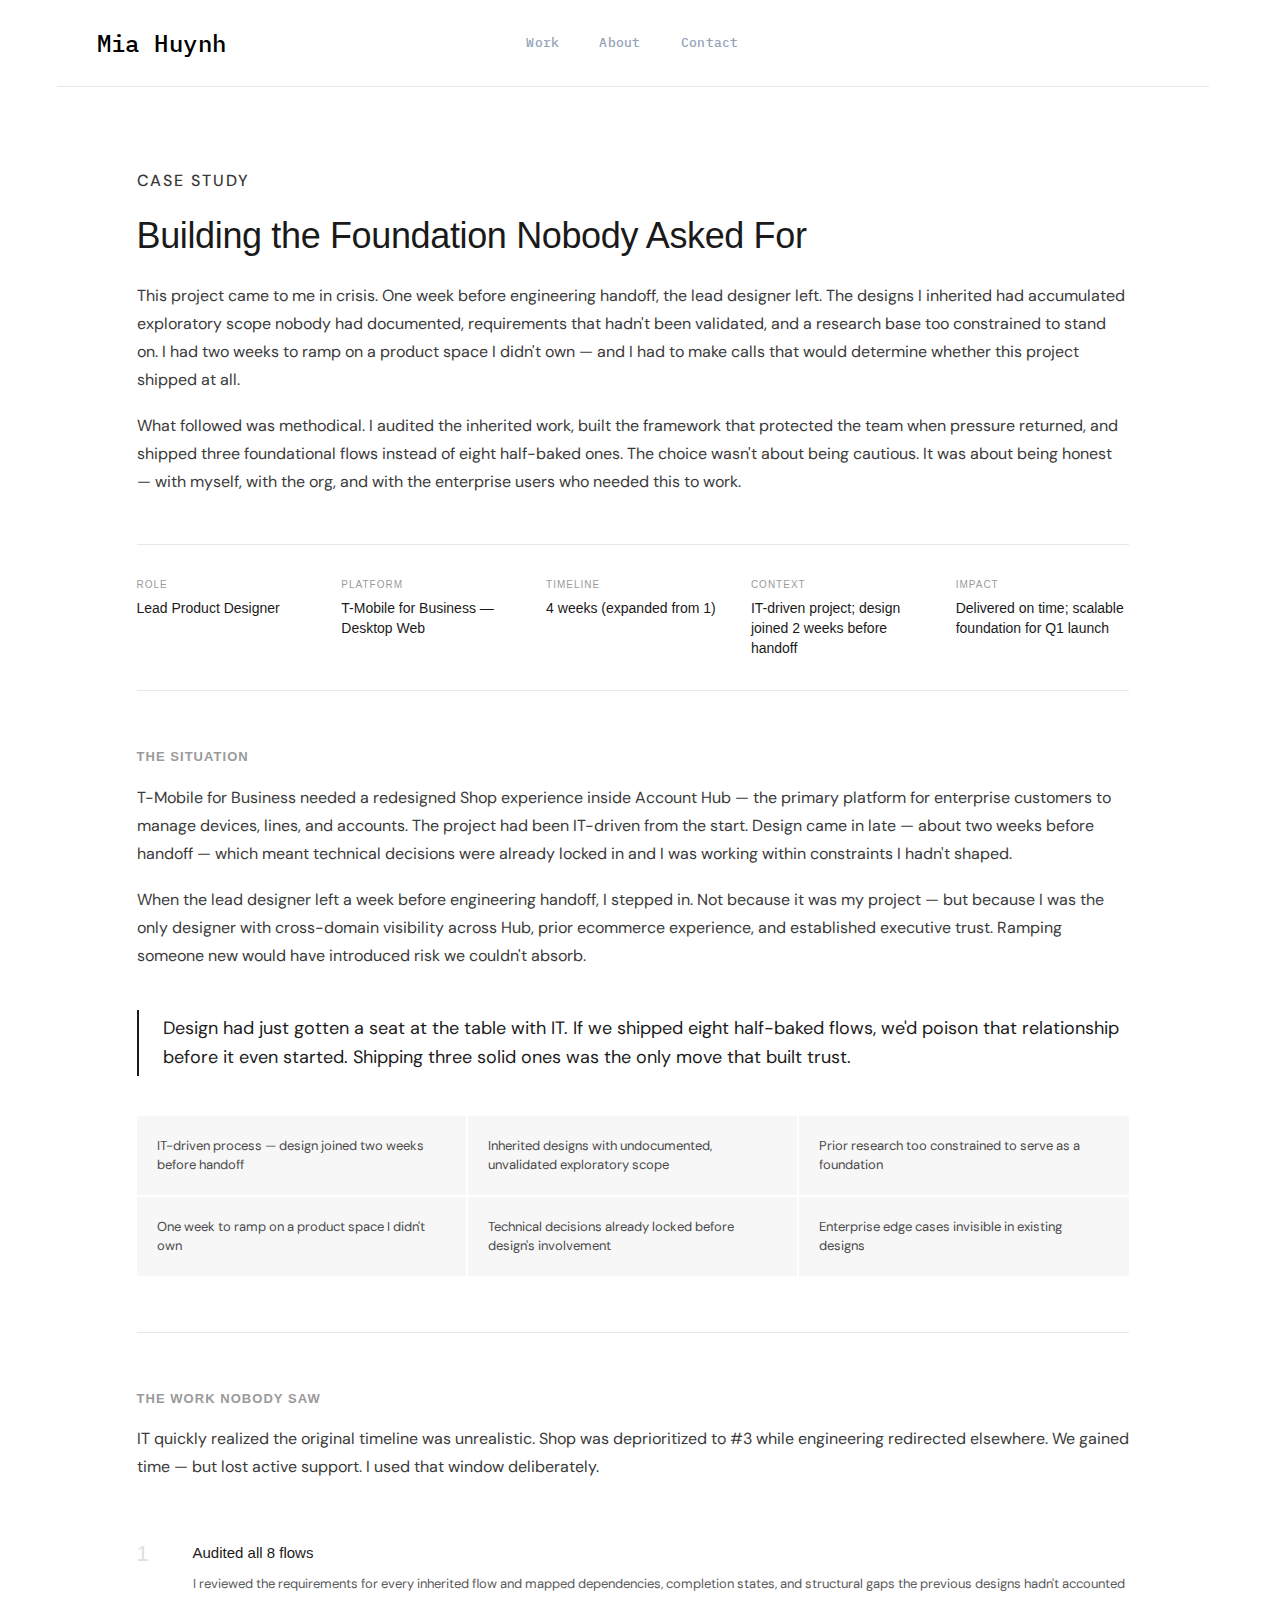
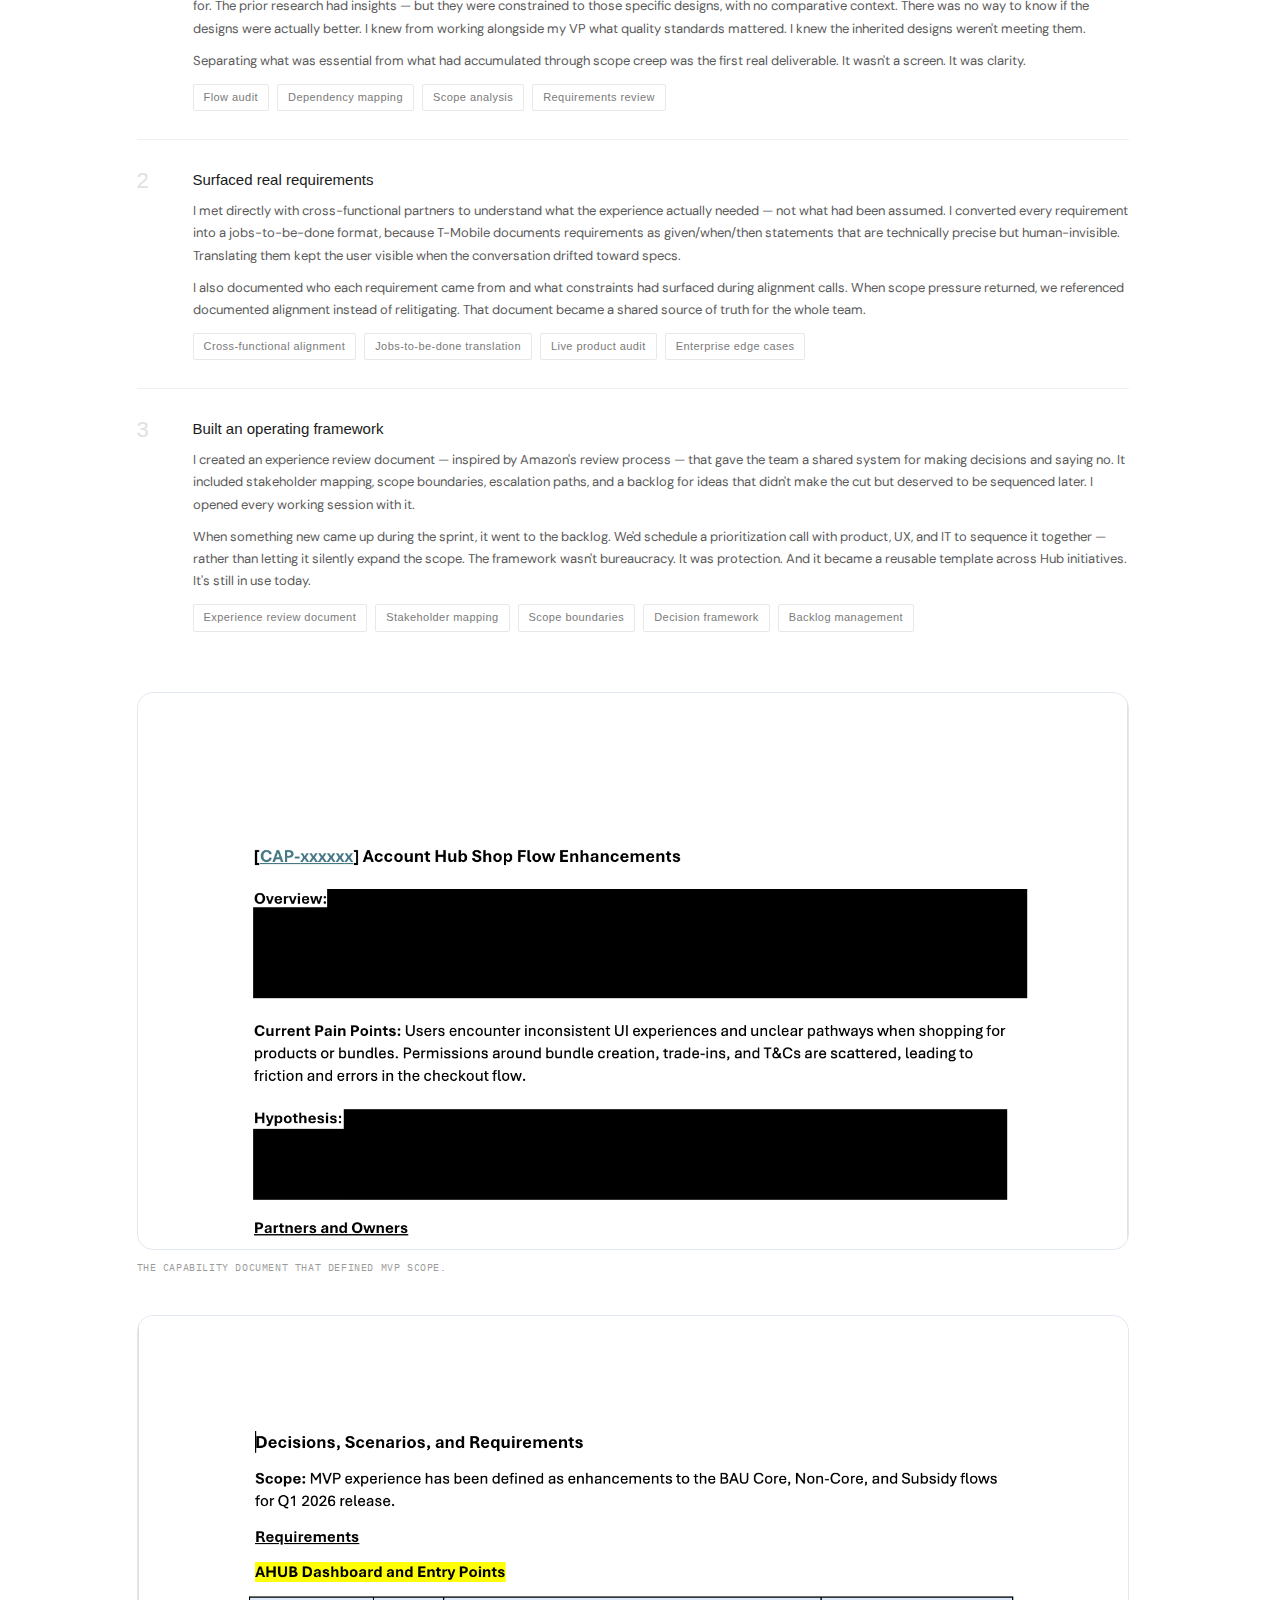
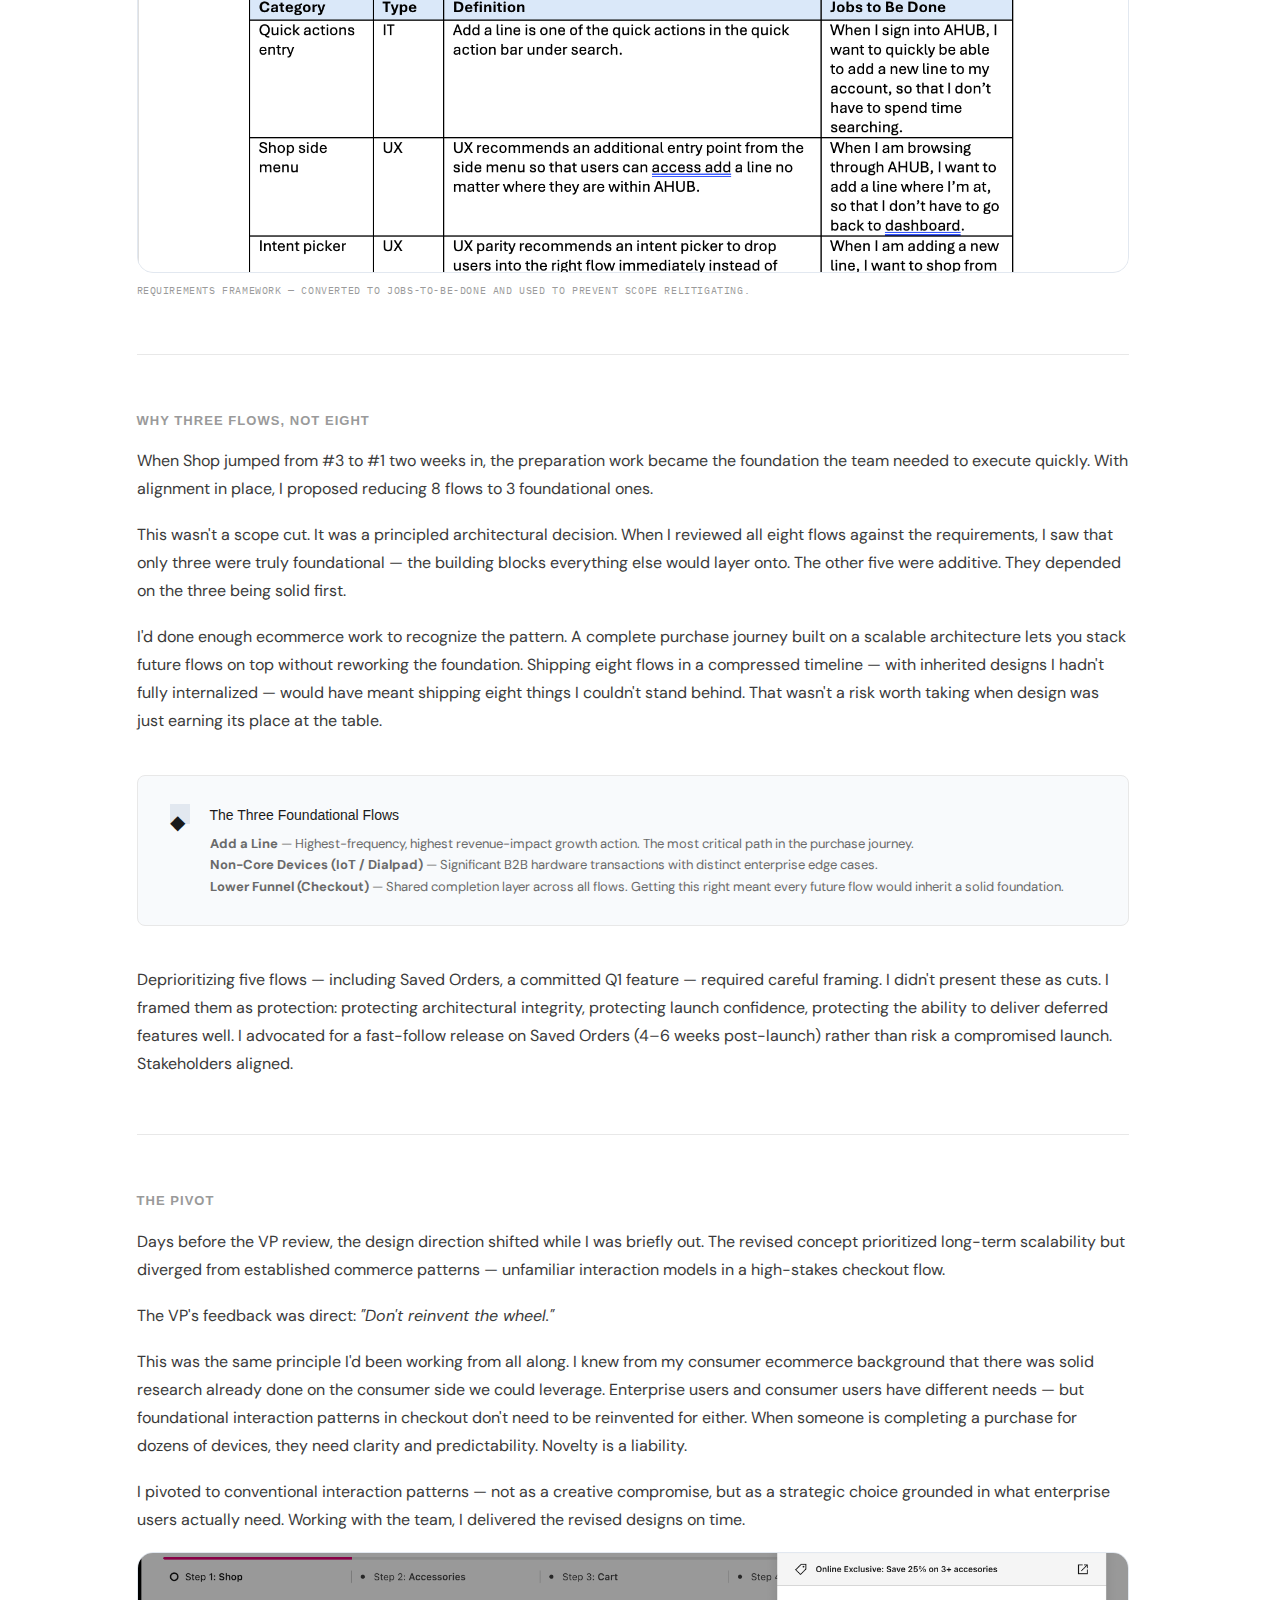
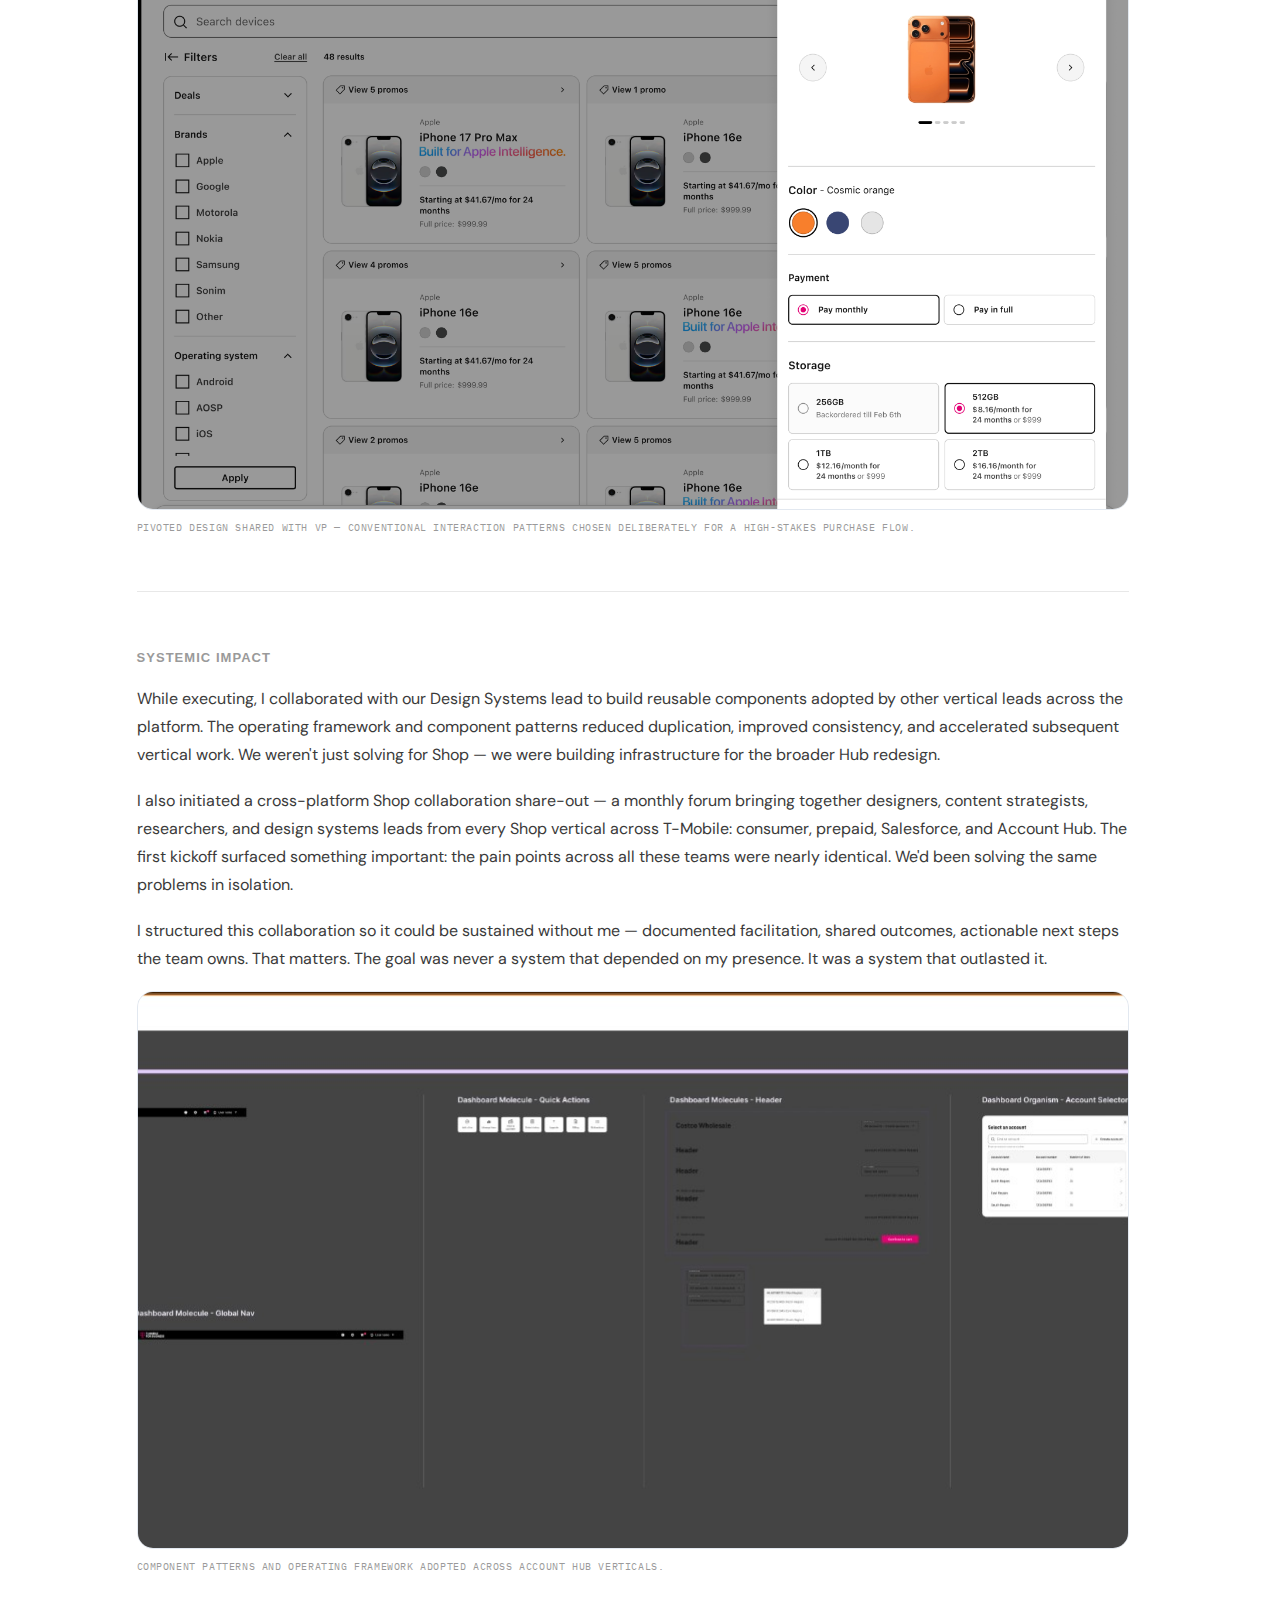
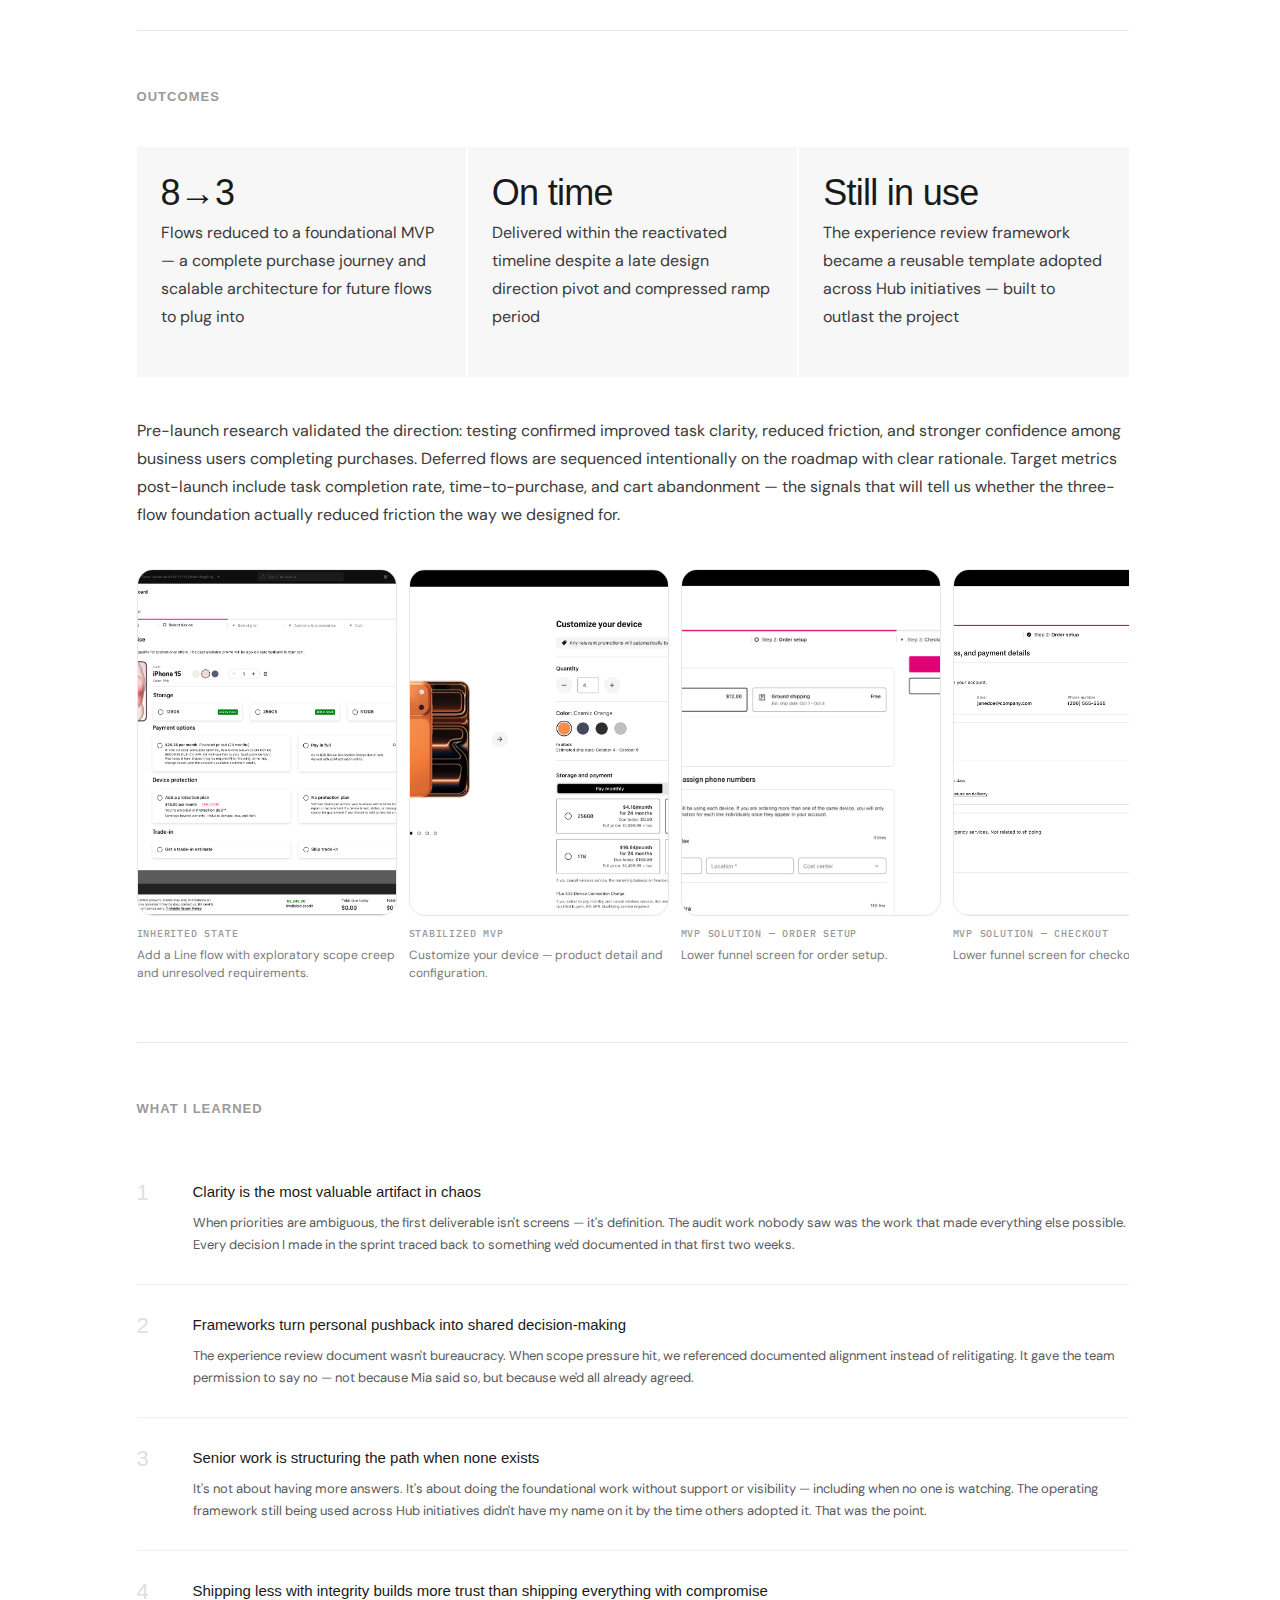
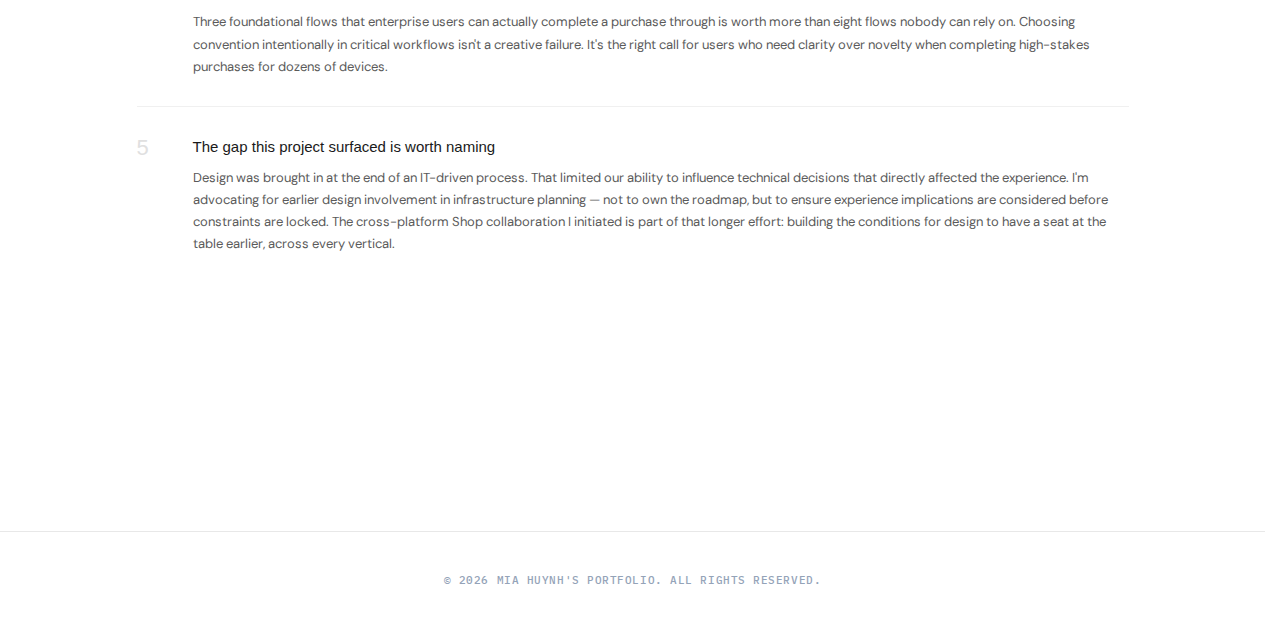
<file: work/t-mobile.html>
<!DOCTYPE html>
<html lang="en">
<head>
  <meta charset="UTF-8">
  <meta name="viewport" content="width=device-width, initial-scale=1.0">
  <title>Account Hub Shop Redesign — Mia Huynh</title>
  <link rel="preconnect" href="https://fonts.googleapis.com">
  <link rel="preconnect" href="https://fonts.gstatic.com" crossorigin>
  <link href="https://fonts.googleapis.com/css2?family=DM+Sans:ital,opsz,wght@0,9..40,300;0,9..40,400;0,9..40,500;0,9..40,600;1,9..40,400&family=IBM+Plex+Mono:wght@400;500&display=swap" rel="stylesheet">
  <link rel="stylesheet" href="../styles.css">
  <!-- Google tag (gtag.js) -->
  <script async src="https://www.googletagmanager.com/gtag/js?id=G-45CHFZB80V"></script>
  <script>
    window.dataLayer = window.dataLayer || [];
    function gtag(){dataLayer.push(arguments);}
    gtag('js', new Date());
    gtag('config', 'G-45CHFZB80V');
  </script>
</head>
<body class="case-study-page">
  <header class="header">
    <a href="../index.html" class="logo">Mia Huynh</a>
    <nav class="nav">
      <a href="../index.html#work">Work</a>
      <a href="../index.html#about">About</a>
      <a href="../index.html#contact">Contact</a>
    </nav>
    <div class="header-image" aria-hidden="true"></div>
  </header>

  <main class="case-study-main">
    <div class="case-page">

      <p class="section-label">Case Study</p>

      <h1>Building the Foundation Nobody Asked For</h1>

      <p>This project came to me in crisis. One week before engineering handoff, the lead designer left. The designs I inherited had accumulated exploratory scope nobody had documented, requirements that hadn't been validated, and a research base too constrained to stand on. I had two weeks to ramp on a product space I didn't own — and I had to make calls that would determine whether this project shipped at all.</p>

      <p>What followed was methodical. I audited the inherited work, built the framework that protected the team when pressure returned, and shipped three foundational flows instead of eight half-baked ones. The choice wasn't about being cautious. It was about being honest — with myself, with the org, and with the enterprise users who needed this to work.</p>

      <div class="case-meta-summary">
        <div class="meta-item">
          <div class="meta-label">Role</div>
          <div class="meta-value">Lead Product Designer</div>
        </div>
        <div class="meta-item">
          <div class="meta-label">Platform</div>
          <div class="meta-value">T-Mobile for Business — Desktop Web</div>
        </div>
        <div class="meta-item">
          <div class="meta-label">Timeline</div>
          <div class="meta-value">4 weeks (expanded from 1)</div>
        </div>
        <div class="meta-item">
          <div class="meta-label">Context</div>
          <div class="meta-value">IT-driven project; design joined 2 weeks before handoff</div>
        </div>
        <div class="meta-item">
          <div class="meta-label">Impact</div>
          <div class="meta-value">Delivered on time; scalable foundation for Q1 launch</div>
        </div>
      </div>

      <h2>The Situation</h2>

      <p>T-Mobile for Business needed a redesigned Shop experience inside Account Hub — the primary platform for enterprise customers to manage devices, lines, and accounts. The project had been IT-driven from the start. Design came in late — about two weeks before handoff — which meant technical decisions were already locked in and I was working within constraints I hadn't shaped.</p>

      <p>When the lead designer left a week before engineering handoff, I stepped in. Not because it was my project — but because I was the only designer with cross-domain visibility across Hub, prior ecommerce experience, and established executive trust. Ramping someone new would have introduced risk we couldn't absorb.</p>

      <div class="case-pull-quote">
        <p>Design had just gotten a seat at the table with IT. If we shipped eight half-baked flows, we'd poison that relationship before it even started. Shipping three solid ones was the only move that built trust.</p>
      </div>

      <div class="case-constraint-grid">
        <div class="case-constraint-item"><p>IT-driven process — design joined two weeks before handoff</p></div>
        <div class="case-constraint-item"><p>Inherited designs with undocumented, unvalidated exploratory scope</p></div>
        <div class="case-constraint-item"><p>Prior research too constrained to serve as a foundation</p></div>
        <div class="case-constraint-item"><p>One week to ramp on a product space I didn't own</p></div>
        <div class="case-constraint-item"><p>Technical decisions already locked before design's involvement</p></div>
        <div class="case-constraint-item"><p>Enterprise edge cases invisible in existing designs</p></div>
      </div>

      <div class="case-divider"></div>

      <h2>The Work Nobody Saw</h2>

      <p>IT quickly realized the original timeline was unrealistic. Shop was deprioritized to #3 while engineering redirected elsewhere. We gained time — but lost active support. I used that window deliberately.</p>

      <div class="case-intervention-list">

        <div class="case-intervention-item">
          <div class="case-intervention-num">1</div>
          <div class="case-intervention-body">
            <h3>Audited all 8 flows</h3>
            <p>I reviewed the requirements for every inherited flow and mapped dependencies, completion states, and structural gaps the previous designs hadn't accounted for. The prior research had insights — but they were constrained to those specific designs, with no comparative context. There was no way to know if the designs were actually better. I knew from working alongside my VP what quality standards mattered. I knew the inherited designs weren't meeting them.</p>
            <p>Separating what was essential from what had accumulated through scope creep was the first real deliverable. It wasn't a screen. It was clarity.</p>
            <div class="case-detail-list">
              <span class="case-detail-tag">Flow audit</span>
              <span class="case-detail-tag">Dependency mapping</span>
              <span class="case-detail-tag">Scope analysis</span>
              <span class="case-detail-tag">Requirements review</span>
            </div>
          </div>
        </div>

        <div class="case-intervention-item">
          <div class="case-intervention-num">2</div>
          <div class="case-intervention-body">
            <h3>Surfaced real requirements</h3>
            <p>I met directly with cross-functional partners to understand what the experience actually needed — not what had been assumed. I converted every requirement into a jobs-to-be-done format, because T-Mobile documents requirements as given/when/then statements that are technically precise but human-invisible. Translating them kept the user visible when the conversation drifted toward specs.</p>
            <p>I also documented who each requirement came from and what constraints had surfaced during alignment calls. When scope pressure returned, we referenced documented alignment instead of relitigating. That document became a shared source of truth for the whole team.</p>
            <div class="case-detail-list">
              <span class="case-detail-tag">Cross-functional alignment</span>
              <span class="case-detail-tag">Jobs-to-be-done translation</span>
              <span class="case-detail-tag">Live product audit</span>
              <span class="case-detail-tag">Enterprise edge cases</span>
            </div>
          </div>
        </div>

        <div class="case-intervention-item">
          <div class="case-intervention-num">3</div>
          <div class="case-intervention-body">
            <h3>Built an operating framework</h3>
            <p>I created an experience review document — inspired by Amazon's review process — that gave the team a shared system for making decisions and saying no. It included stakeholder mapping, scope boundaries, escalation paths, and a backlog for ideas that didn't make the cut but deserved to be sequenced later. I opened every working session with it.</p>
            <p>When something new came up during the sprint, it went to the backlog. We'd schedule a prioritization call with product, UX, and IT to sequence it together — rather than letting it silently expand the scope. The framework wasn't bureaucracy. It was protection. And it became a reusable template across Hub initiatives. It's still in use today.</p>
            <div class="case-detail-list">
              <span class="case-detail-tag">Experience review document</span>
              <span class="case-detail-tag">Stakeholder mapping</span>
              <span class="case-detail-tag">Scope boundaries</span>
              <span class="case-detail-tag">Decision framework</span>
              <span class="case-detail-tag">Backlog management</span>
            </div>
          </div>
        </div>

      </div>

      <figure class="case-callout-image">
        <img
          src="assets/work-nobody-saw-shop-flow.png"
          alt="Account Hub Shop Flow Enhancements — Overview, Pain Points, Hypothesis"
        />
        <figcaption>The capability document that defined MVP scope.</figcaption>
      </figure>

      <figure class="case-callout-image">
        <img
          src="assets/work-nobody-saw-decisions.png"
          alt="Decisions, Scenarios, and Requirements — AHUB Dashboard and Entry Points table"
        />
        <figcaption>Requirements framework — converted to jobs-to-be-done and used to prevent scope relitigating.</figcaption>
      </figure>

      <div class="case-divider"></div>

      <h2>Why Three Flows, Not Eight</h2>

      <p>When Shop jumped from #3 to #1 two weeks in, the preparation work became the foundation the team needed to execute quickly. With alignment in place, I proposed reducing 8 flows to 3 foundational ones.</p>

      <p>This wasn't a scope cut. It was a principled architectural decision. When I reviewed all eight flows against the requirements, I saw that only three were truly foundational — the building blocks everything else would layer onto. The other five were additive. They depended on the three being solid first.</p>

      <p>I'd done enough ecommerce work to recognize the pattern. A complete purchase journey built on a scalable architecture lets you stack future flows on top without reworking the foundation. Shipping eight flows in a compressed timeline — with inherited designs I hadn't fully internalized — would have meant shipping eight things I couldn't stand behind. That wasn't a risk worth taking when design was just earning its place at the table.</p>

      <div class="case-callout">
        <div class="case-callout-icon">◆</div>
        <div class="case-callout-body">
          <h3>The Three Foundational Flows</h3>
          <p><strong>Add a Line</strong> — Highest-frequency, highest revenue-impact growth action. The most critical path in the purchase journey.</p>
          <p><strong>Non-Core Devices (IoT / Dialpad)</strong> — Significant B2B hardware transactions with distinct enterprise edge cases.</p>
          <p><strong>Lower Funnel (Checkout)</strong> — Shared completion layer across all flows. Getting this right meant every future flow would inherit a solid foundation.</p>
        </div>
      </div>

      <p>Deprioritizing five flows — including Saved Orders, a committed Q1 feature — required careful framing. I didn't present these as cuts. I framed them as protection: protecting architectural integrity, protecting launch confidence, protecting the ability to deliver deferred features well. I advocated for a fast-follow release on Saved Orders (4–6 weeks post-launch) rather than risk a compromised launch. Stakeholders aligned.</p>

      <div class="case-divider"></div>

      <h2>The Pivot</h2>

      <p>Days before the VP review, the design direction shifted while I was briefly out. The revised concept prioritized long-term scalability but diverged from established commerce patterns — unfamiliar interaction models in a high-stakes checkout flow.</p>

      <p>The VP's feedback was direct: <em>"Don't reinvent the wheel."</em></p>

      <p>This was the same principle I'd been working from all along. I knew from my consumer ecommerce background that there was solid research already done on the consumer side we could leverage. Enterprise users and consumer users have different needs — but foundational interaction patterns in checkout don't need to be reinvented for either. When someone is completing a purchase for dozens of devices, they need clarity and predictability. Novelty is a liability.</p>

      <p>I pivoted to conventional interaction patterns — not as a creative compromise, but as a strategic choice grounded in what enterprise users actually need. Working with the team, I delivered the revised designs on time.</p>

      <figure class="case-callout-image">
        <img
          src="assets/pivot-add-a-line.png"
          alt="Add a line — device shop with iPhone 17 Pro Max product detail modal (color, storage, payment, add to cart)"
        />
        <figcaption>Pivoted design shared with VP — conventional interaction patterns chosen deliberately for a high-stakes purchase flow.</figcaption>
      </figure>

      <div class="case-divider"></div>

      <h2>Systemic Impact</h2>

      <p>While executing, I collaborated with our Design Systems lead to build reusable components adopted by other vertical leads across the platform. The operating framework and component patterns reduced duplication, improved consistency, and accelerated subsequent vertical work. We weren't just solving for Shop — we were building infrastructure for the broader Hub redesign.</p>

      <p>I also initiated a cross-platform Shop collaboration share-out — a monthly forum bringing together designers, content strategists, researchers, and design systems leads from every Shop vertical across T-Mobile: consumer, prepaid, Salesforce, and Account Hub. The first kickoff surfaced something important: the pain points across all these teams were nearly identical. We'd been solving the same problems in isolation.</p>

      <p>I structured this collaboration so it could be sustained without me — documented facilitation, shared outcomes, actionable next steps the team owns. That matters. The goal was never a system that depended on my presence. It was a system that outlasted it.</p>

      <figure class="case-callout-image">
        <img
          src="assets/systemic-impact-toolkit.png"
          alt="Upper Funnel Toolkit — Dashboard page, navigation organisms, quick actions, account selector, intent picker"
        />
        <figcaption>Component patterns and operating framework adopted across Account Hub verticals.</figcaption>
      </figure>

      <div class="case-divider"></div>

      <h2>Outcomes</h2>

      <div class="case-stat-row">
        <div class="case-stat-block">
          <div class="case-stat-number">8→3</div>
          <p class="case-stat-desc">Flows reduced to a foundational MVP — a complete purchase journey and scalable architecture for future flows to plug into</p>
        </div>
        <div class="case-stat-block">
          <div class="case-stat-number">On time</div>
          <p class="case-stat-desc">Delivered within the reactivated timeline despite a late design direction pivot and compressed ramp period</p>
        </div>
        <div class="case-stat-block">
          <div class="case-stat-number">Still in use</div>
          <p class="case-stat-desc">The experience review framework became a reusable template adopted across Hub initiatives — built to outlast the project</p>
        </div>
      </div>

      <p>Pre-launch research validated the direction: testing confirmed improved task clarity, reduced friction, and stronger confidence among business users completing purchases. Deferred flows are sequenced intentionally on the roadmap with clear rationale. Target metrics post-launch include task completion rate, time-to-purchase, and cart abandonment — the signals that will tell us whether the three-flow foundation actually reduced friction the way we designed for.</p>

      <div class="case-scroll-strip">
        <div class="case-scroll-strip-item">
          <img src="assets/inherited-state.png" alt="T-Mobile for Business — Add a line, Configure device (inherited state)" />
          <div class="case-scroll-strip-caption">
            <strong>Inherited state</strong>
            <p>Add a Line flow with exploratory scope creep and unresolved requirements.</p>
          </div>
        </div>
        <div class="case-scroll-strip-item">
          <img src="assets/stabilized-mvp.png" alt="T-Mobile for Business — Customize your device: Apple iPhone 17 Pro" />
          <div class="case-scroll-strip-caption">
            <strong>Stabilized MVP</strong>
            <p>Customize your device — product detail and configuration.</p>
          </div>
        </div>
        <div class="case-scroll-strip-item">
          <img src="assets/current-state.png" alt="T-Mobile for Business — Order setup, delivery method and line identifiers" />
          <div class="case-scroll-strip-caption">
            <strong>MVP Solution — Order Setup</strong>
            <p>Lower funnel screen for order setup.</p>
          </div>
        </div>
        <div class="case-scroll-strip-item">
          <img src="assets/audit-outcome.png" alt="T-Mobile for Business — Checkout: order summary, contact, address, delivery, and payment details" />
          <div class="case-scroll-strip-caption">
            <strong>MVP Solution — Checkout</strong>
            <p>Lower funnel screen for checkout.</p>
          </div>
        </div>
      </div>

      <div class="case-divider"></div>

      <h2>What I Learned</h2>

      <div class="case-intervention-list">

        <div class="case-intervention-item">
          <div class="case-intervention-num">1</div>
          <div class="case-intervention-body">
            <h3>Clarity is the most valuable artifact in chaos</h3>
            <p>When priorities are ambiguous, the first deliverable isn't screens — it's definition. The audit work nobody saw was the work that made everything else possible. Every decision I made in the sprint traced back to something we'd documented in that first two weeks.</p>
          </div>
        </div>

        <div class="case-intervention-item">
          <div class="case-intervention-num">2</div>
          <div class="case-intervention-body">
            <h3>Frameworks turn personal pushback into shared decision-making</h3>
            <p>The experience review document wasn't bureaucracy. When scope pressure hit, we referenced documented alignment instead of relitigating. It gave the team permission to say no — not because Mia said so, but because we'd all already agreed.</p>
          </div>
        </div>

        <div class="case-intervention-item">
          <div class="case-intervention-num">3</div>
          <div class="case-intervention-body">
            <h3>Senior work is structuring the path when none exists</h3>
            <p>It's not about having more answers. It's about doing the foundational work without support or visibility — including when no one is watching. The operating framework still being used across Hub initiatives didn't have my name on it by the time others adopted it. That was the point.</p>
          </div>
        </div>

        <div class="case-intervention-item">
          <div class="case-intervention-num">4</div>
          <div class="case-intervention-body">
            <h3>Shipping less with integrity builds more trust than shipping everything with compromise</h3>
            <p>Three foundational flows that enterprise users can actually complete a purchase through is worth more than eight flows nobody can rely on. Choosing convention intentionally in critical workflows isn't a creative failure. It's the right call for users who need clarity over novelty when completing high-stakes purchases for dozens of devices.</p>
          </div>
        </div>

        <div class="case-intervention-item">
          <div class="case-intervention-num">5</div>
          <div class="case-intervention-body">
            <h3>The gap this project surfaced is worth naming</h3>
            <p>Design was brought in at the end of an IT-driven process. That limited our ability to influence technical decisions that directly affected the experience. I'm advocating for earlier design involvement in infrastructure planning — not to own the roadmap, but to ensure experience implications are considered before constraints are locked. The cross-platform Shop collaboration I initiated is part of that longer effort: building the conditions for design to have a seat at the table earlier, across every vertical.</p>
          </div>
        </div>

      </div>

    </div>
  </main>

  <footer class="footer">
    <p>&copy; <span id="year"></span> Mia Huynh's Portfolio. All rights reserved.</p>
  </footer>

  <script>
    document.getElementById('year').textContent = new Date().getFullYear();
  </script>
</body>
</html>
</file>
<file: Portfolio Project/styles.css>
/* --- Typography-first portfolio: sans primary, mono for data/logic --- */

:root {
  /* Strict palette: white, black, slate-100, slate-400, slate-800 */
  --white: #ffffff;
  --black: #000000;
  --slate-50: #f8fafc;
  --slate-100: #f1f5f9;
  --slate-200: #e2e8f0;
  --slate-400: #94a3b8;
  --slate-500: #64748b;
  --slate-600: #475569;
  --slate-800: #1e293b;
  --slate-900: #0f172a;

  --bg: var(--white);
  --bg-elevated: var(--slate-100);
  --text: var(--black);
  --text-muted: var(--slate-800);
  --text-meta: var(--slate-400);
  --border: var(--slate-100);

  --font-sans: "DM Sans", system-ui, sans-serif;
  --font-mono: "IBM Plex Mono", "SF Mono", Consolas, monospace;

  --space-xs: 0.5rem;
  --space-sm: 1rem;
  --space-md: 1.5rem;
  --space-lg: 2.5rem;
  --space-xl: 4rem;
  --space-2xl: 6rem;
  --max-width: 72rem;
  --max-w-4xl: 56rem;
  --max-w-5xl: 64rem;
  --track-width: 75rem; /* 1200px — wider inner track for Overview + Systemic Impact */
  --transition: 0.2s ease;
  --radius-medium: 0.5rem; /* 8px — medium curve for containers and cards */
  --radius-large: 1rem; /* 16px — large curve for all images */

  /* Scroll-driven reveal: 30px slide + fade, expo-out, 0.8s; images 1.2s; once when 20% visible */
  --reveal-duration: 0.8s;
  --reveal-duration-slow: 1.2s; /* images: longer to emphasize visual weight */
  --reveal-ease: cubic-bezier(0.16, 1, 0.3, 1);
  --reveal-stagger-step: 0.15s;
}

*,
*::before,
*::after {
  box-sizing: border-box;
}

html {
  scroll-behavior: smooth;
  scrollbar-gutter: stable;
}

body {
  margin: 0;
  font-family: var(--font-sans);
  font-size: 1rem !important;
  line-height: 1.6;
  color: var(--text);
  background-color: var(--bg);
  -webkit-font-smoothing: antialiased;
}

a {
  color: inherit;
  text-decoration: none;
  transition: color var(--transition);
}

a:hover {
  color: var(--slate-400);
}

/* --- Header --- */

.header {
  display: grid;
  grid-template-columns: 1fr auto 1fr;
  align-items: center;
  padding: var(--space-md) var(--space-lg);
  max-width: var(--max-width);
  margin: 0 auto;
  border-bottom: 1px solid var(--border);
}

.logo {
  justify-self: start;
  font-family: var(--font-mono);
  font-size: 1.5rem;
  font-weight: 500;
  letter-spacing: 0.02em;
  color: var(--black);
}

.header .nav {
  justify-self: center;
}

.header-image {
  justify-self: end;
}

.nav {
  display: flex;
  gap: var(--space-lg);
  font-family: var(--font-mono);
  font-size: 0.8125rem;
  font-weight: 500;
  letter-spacing: 0.02em;
  color: var(--text-meta);
}

.nav a:hover {
  color: var(--black);
}



/* --- Main content --- */

main {
  max-width: var(--max-width);
  margin: 0 auto;
  padding: 0 var(--space-lg) var(--space-2xl);
}

/* --- Hero --- */

.hero {
  display: grid;
  grid-template-columns: 1fr auto;
  align-items: center;
  gap: var(--space-xl);
  padding: var(--space-2xl) 0;
  border-bottom: 1px solid var(--border);
}

.hero-content {
  min-width: 0;
}

.hero-title {
  font-family: var(--font-sans);
  font-size: clamp(2.25rem, 5vw, 3.5rem);
  font-weight: 700;
  line-height: 1.2;
  letter-spacing: -0.05em;
  margin: 0 0 var(--space-md);
  max-width: 28ch;
  color: var(--black);
}

.hero-subtitle {
  font-family: var(--font-sans);
  font-size: 1.125rem;
  font-weight: 400;
  color: var(--slate-600);
  margin: 0 0 var(--space-sm);
  max-width: 48ch;
}

.hero-subtitle + .hero-currently,
.hero-currently {
  margin-top: var(--space-sm);
}

.hero-currently {
  font-family: var(--font-mono);
  font-size: 0.8125rem;
  font-weight: 500;
  letter-spacing: 0.02em;
  color: var(--slate-400);
  margin: 0;
}

.hero-currently-label {
  color: var(--text-meta);
  margin-right: 0.25em;
}

.hero-image {
  width: 20rem;
  min-width: 14rem;
  height: auto;
  aspect-ratio: 4 / 5;
  object-fit: cover;
  display: block;
  border-radius: var(--radius-medium);
}

/* --- Section label --- */

.section-label {
  font-family: var(--font-mono);
  font-size: 0.75rem;
  font-weight: 500;
  letter-spacing: 0.08em;
  text-transform: uppercase;
  color: var(--text-meta);
  margin: 0 0 var(--space-lg);
}

/* --- Work / Case study grid --- */

.work {
  padding: var(--space-2xl) 0;
  border-bottom: 1px solid var(--border);
}

.work-filter-bar {
  display: flex;
  flex-wrap: wrap;
  align-items: center;
  gap: var(--space-md);
  margin-bottom: var(--space-lg);
}

.work-filter-btn {
  font-family: var(--font-mono);
  font-size: 0.75rem;
  font-weight: 500;
  letter-spacing: 0.05em;
  text-transform: uppercase;
  color: var(--slate-800);
  background: none;
  border: none;
  padding: 0.35rem 0;
  border-bottom: 1px solid transparent;
  cursor: pointer;
  transition: color var(--transition), border-color var(--transition);
}

.work-filter-btn:hover {
  color: var(--slate-800);
}

.work-filter-btn.is-active {
  color: var(--slate-900);
  border-bottom-color: var(--slate-900);
}

.case-study-grid {
  display: grid;
  grid-template-columns: repeat(2, 1fr);
  gap: var(--space-xl);
}

.case-study-card {
  display: block;
  color: inherit;
  transition: transform var(--transition), box-shadow var(--transition), opacity 0.25s ease;
  border: 1px solid var(--border);
  border-radius: 1.5rem;
  padding: var(--space-sm);
}

.case-study-card.is-filtered-out {
  opacity: 0.35;
  pointer-events: none;
}

/* Staggered reveal: slide up 20px + fade in, 0.5s */
.case-study-card.is-revealing {
  opacity: 0;
  transform: translateY(20px);
  transition: opacity 0.5s ease, transform 0.5s ease;
}

.case-study-card.is-revealing.is-visible {
  opacity: 1;
  transform: translateY(0);
}

.work-show-more-wrap {
  display: flex;
  justify-content: center;
  margin-top: var(--space-xl);
  transition: opacity 0.35s ease;
}

.work-show-more-wrap.is-fading-out {
  opacity: 0;
  pointer-events: none;
}

.work-show-more-wrap[aria-hidden="true"] {
  display: none;
}

.work-show-more-btn {
  font-family: var(--font-mono);
  font-size: 0.75rem;
  font-weight: 500;
  letter-spacing: 0.05em;
  text-transform: uppercase;
  color: var(--slate-500);
  background: none;
  border: none;
  padding: 0.35rem 0;
  border-bottom: 1px solid transparent;
  cursor: pointer;
  transition: color var(--transition), border-color var(--transition);
}

.work-show-more-btn:hover {
  border-bottom-color: var(--slate-500);
}

.case-study-image {
  display: flex;
  align-items: center;
  justify-content: center;
  aspect-ratio: 16 / 10;
  background: var(--slate-100);
  border: 1px solid var(--border);
  margin-bottom: var(--space-sm);
}

.case-study-image-placeholder-text {
  font-family: var(--font-mono);
  font-size: 1.5rem;
  font-weight: 500;
  letter-spacing: 0.06em;
  color: #999;
}

/* Card footer: clean vertical stack, no overlap */
.case-study-card-footer {
  display: flex;
  flex-direction: column;
}

/* Row 1: Title (metadata) */
.case-study-meta {
  display: flex;
  flex-wrap: wrap;
  align-items: baseline;
  gap: 0.35rem;
  font-family: var(--font-mono);
  font-size: 0.6875rem;
  font-weight: 500;
  letter-spacing: 0.06em;
  text-transform: uppercase;
  color: var(--text-meta);
}

.case-study-meta-sep {
  color: var(--slate-400);
  opacity: 0.7;
  user-select: none;
}

/* Row 2: Primary action — inline-block so underline matches text; exact pixel spacing */
.case-study-btn {
  display: inline-block;
  width: fit-content;
  align-self: flex-start;
  margin-top: 16px;
  margin-bottom: 12px;
  font-family: var(--font-mono);
  font-size: 0.75rem;
  font-weight: 500;
  letter-spacing: 0.05em;
  text-transform: uppercase;
  color: var(--black);
  padding: 0 0 0.25rem;
  border-bottom: 1px solid var(--black);
  transition: color var(--transition), border-color var(--transition);
  cursor: pointer;
}

.case-study-btn:hover {
  color: var(--slate-400);
  border-bottom-color: var(--slate-400);
}

/* Row 3: Filters left, Reading time right — justify-between, items-end, same baseline */
.case-study-footer-bottom {
  display: flex;
  justify-content: space-between;
  align-items: flex-end;
}

.case-study-pills {
  display: flex;
  flex-wrap: wrap;
  align-items: center;
  gap: 0.35rem;
  margin: 0;
}

.case-study-reading-time {
  font-family: var(--font-mono);
  font-size: 0.6875rem;
  font-weight: 400;
  letter-spacing: 0.03em;
  color: var(--slate-400);
  flex-shrink: 0;
}

.case-study-labels {
  font-family: var(--font-mono);
  font-size: 0.6875rem;
  font-weight: 400;
  letter-spacing: 0.03em;
  color: var(--slate-400);
}

.case-study-pill {
  font-family: var(--font-mono);
  font-size: 0.625rem;
  font-weight: 500;
  letter-spacing: 0.05em;
  text-transform: uppercase;
  color: var(--slate-400);
  padding: 0.2rem 0.5rem;
  border: 1px solid var(--slate-100);
  border-radius: var(--radius-medium);
}

/* --- About --- */

.about {
  padding: var(--space-2xl) 0;
  border-bottom: 1px solid var(--border);
}

.about-content {
  max-width: 42rem;
}

.about-lead {
  font-family: var(--font-sans);
  font-size: 1.5rem;
  font-weight: 500;
  line-height: 1.4;
  letter-spacing: -0.01em;
  margin: 0 0 var(--space-md);
  color: var(--black);
}

.about-body {
  font-family: var(--font-sans);
  margin: 0 0 var(--space-sm);
  color: var(--slate-800);
}

.about-body:last-of-type {
  margin-bottom: 0;
}

/* --- Contact --- */

.contact {
  padding: var(--space-2xl) 0;
}

.contact-text {
  font-family: var(--font-sans);
  margin: 0 0 var(--space-sm);
  color: var(--slate-800);
}

.contact-link {
  display: inline-block;
  font-family: var(--font-mono);
  font-size: 0.9375rem;
  font-weight: 500;
  letter-spacing: 0.02em;
  margin-bottom: var(--space-lg);
  color: var(--black);
}

.contact-link:hover {
  color: var(--slate-400);
}

.contact-links {
  display: flex;
  gap: var(--space-lg);
  font-family: var(--font-mono);
  font-size: 0.8125rem;
  font-weight: 500;
  letter-spacing: 0.02em;
  color: var(--text-meta);
}

.contact-links a:hover {
  color: var(--black);
}

/* --- Footer --- */

.footer {
  padding: var(--space-lg) var(--space-lg);
  border-top: 1px solid var(--border);
  text-align: center;
}

.footer p {
  margin: 0;
  font-family: var(--font-mono);
  font-size: 0.6875rem;
  font-weight: 500;
  letter-spacing: 0.05em;
  text-transform: uppercase;
  color: var(--text-meta);
}

/* --- Case study page (Whitepaper) --- */

.case-study-page .case-study-main {
  max-width: var(--max-width);
  margin: 0 auto;
  padding: 0px, 0px, 0px, 0px;
}

.case-hero {
  padding: var(--space-2xl) 0 0;
}

.case-hero-title {
  font-family: var(--font-sans);
  font-size: clamp(2rem, 4vw, 2.8rem);
  font-weight: 600; /* font-semibold — clearer, more architectural */
  letter-spacing: .009em; /* tracking-tighter */
  line-height: 1.2;
  margin: 0 0 24px;
  color: var(--black);
}

/* Hero metadata: same 3-col + gap as Executive Summary for vertical alignment */
.case-meta-grid {
  display: grid;
  grid-template-columns: repeat(3, 1fr);
  gap: 0 3rem; /* gap-x-12 — matches .case-summary-grid */
  margin-left: 2.5rem;
  margin-right: 2.5rem;
  font-family: var(--font-sans);
  font-size: 1rem;
  line-height: 1.6;
  color: var(--slate-800);
}

.case-meta-item {
  min-width: 0;
}

.case-meta-label {
  display: block;
  font-family: var(--font-mono);
  font-size: 10px;
  font-weight: 600;
  letter-spacing: 0.08em;
  text-transform: uppercase;
  color: var(--slate-600);
  margin: 0 0 16px;
}

/* 1px slate-200 line between Metadata row and Executive Summary box — no background on metadata */
.case-hero-sep {
  margin-top: var(--space-xl);
  border-bottom: 1px solid var(--slate-200);
}


/* Overview section: breakout + single column flow, centered content track */
.case-overview-with-image {
  width: 100%;
  position: relative;
  left: 50%;
  right: 50%;
  margin-left: -50vw;
  margin-right: -50vw;
  display: flex;
  flex-direction: column;
  align-items: center;
  gap: var(--space-md);
  margin-top: 0;
  margin-bottom: 0;
  box-sizing: border-box;
}

.case-overview-content {
  width: 100%;
  max-width: 100%;
  font-size: 1rem;
  line-height: 1.6;
  padding-right: 0px;
  padding-left: 0px;
}

.case-inherited-state-side {
  width: 100%;
  max-width: 56rem;
  padding: 0 var(--space-lg);
}

/* The Pivot: content left, image right */
.case-pivot-with-image {
  display: grid;
  grid-template-columns: 1fr minmax(280px, 42%);
  gap: var(--space-2xl) var(--space-xl);
  align-items: center;
}

.case-pivot-content {
  min-width: 0;
}

.case-pivot-image {
  margin-top: 6rem; /* align with .case-heading margin-top so image lines up with heading */
  align-self: start;
}

@media (max-width: 768px) {
  .case-pivot-with-image {
    grid-template-columns: 1fr;
  }

  .case-pivot-image {
    margin-top: var(--space-xl);
  }
}

.case-inherited-state-figure {
  margin: 0;
  width: fit-content;
  max-width: 100%;
  padding: 0;
  gap: 0;
  border: 1px solid var(--slate-200);
  border-radius: var(--radius-large);
  overflow: hidden;
}

.case-inherited-state-figure .case-lightbox-trigger {
  display: block;
  padding: 0;
}

.case-inherited-state-img {
  display: block;
  width: 100%;
  height: auto;
  vertical-align: middle;
  object-fit: cover;
}

.case-inherited-state-caption {
  margin-top: 0.75rem;
  font-family: var(--font-sans);
  font-size: 0.875rem;
  line-height: 1.5;
  color: var(--slate-600);
}

/* Lightbox trigger: clickable image expansion (cursor-zoom-in) */
.case-lightbox-trigger {
  cursor: zoom-in;
}

/* Lightbox: full-screen overlay, 200ms ease-in-out, no scroll shift (scrollbar-gutter on html) */
.case-lightbox {
  position: fixed;
  inset: 0;
  z-index: 1000;
  display: flex;
  flex-direction: column;
  align-items: center;
  justify-content: center;
  padding: var(--space-lg);
  opacity: 0;
  transition: opacity 200ms ease-in-out;
  pointer-events: none;
}

.case-lightbox.is-open {
  opacity: 1;
  pointer-events: auto;
}

.case-lightbox[hidden] {
  display: none;
}

.case-lightbox-backdrop {
  position: absolute;
  inset: 0;
  background: rgba(255, 255, 255, 0.98);
  backdrop-filter: blur(12px);
  -webkit-backdrop-filter: blur(12px);
}

.case-lightbox-content {
  position: relative;
  display: flex;
  align-items: center;
  justify-content: center;
  flex: 1;
  width: 100%;
  min-height: 0;
}

.case-lightbox-img {
  max-width: 90vw;
  max-height: 85vh;
  width: auto;
  height: auto;
  object-fit: contain;
  transform: scale(0.98);
  transition: transform 200ms ease-in-out;
  cursor: zoom-out;
  border-radius: var(--radius-medium);
}

.case-lightbox.is-open .case-lightbox-img {
  transform: scale(1);
}

.case-lightbox-caption {
  flex-shrink: 0;
  margin: 0;
  padding: var(--space-md) 0;
  font-family: var(--font-mono);
  font-size: 10px;
  font-weight: 500;
  letter-spacing: 0.08em;
  text-transform: uppercase;
  color: var(--slate-400);
  text-align: center;
}

/* Executive Summary: 3-column Challenge / Action / Result (Abstract) */
.case-summary {
  margin-top: var(--space-xl);
  padding: 2.5rem; /* p-10 — 40px all sides; 40px dead space above bottom border */
  background: var(--slate-50);
  border: 1px solid var(--slate-100);
  border-radius: var(--radius-medium);
}

.case-summary-grid {
  display: grid;
  grid-template-columns: repeat(3, 1fr);
  gap: 0 3rem; /* gap-x-12 */
}

.case-summary-col {
  min-width: 0;
}

/* 16px between mono label and body text */
.case-summary-label {
  font-family: var(--font-mono);
  font-size: 10px;
  font-weight: 600;
  letter-spacing: 0.08em;
  text-transform: uppercase;
  color: var(--slate-600);
  margin: 0 0 8px; /* label-to-asset: 8px */
}

.case-summary-body {
  margin: 0;
  font-family: var(--font-sans);
  font-size: 1rem;
  line-height: 1.5; /* leading-relaxed, less air */
  color: var(--slate-900);
  text-align: left;
}

/* Inherited State | Stabilized MVP: 50/50 split, same scroll-trigger */
.case-state-split {
  margin-top: var(--space-xl);
}

/* Overview + Hero Images: same width as The Work Nobody Saw (inside main, no breakout) */
.case-overview-with-state {
  margin-top: 0;
  margin-bottom: 0;
  padding-bottom: 0;
  box-sizing: border-box;
}

/* Inner: max-width 100% to match .case-work-nobody-saw-inner */
.case-overview-state-wrap {
  display: flex;
  flex-direction: column;
  gap: 24px; /* gap-y-6 between text and images */
  max-width: 100%;
  width: 100%;
  margin-left: 0;
  margin-right: 0;
  padding-left: 0;
  padding-right: 0;
  box-sizing: border-box;
}

.case-overview-state-wrap .case-overview-content {
  max-width: 100%;
  margin-bottom: 0;
}

/* Single column, wide container; readable body text */
.case-overview-state-wrap .case-prose {
  max-width: 100%;
  text-align: left;
  font-size: 1.125rem; /* ~18px */
  line-height: 1.625;
}

.case-overview-state-wrap .case-prose p {
  font-size: inherit;
  line-height: inherit;
}

.case-overview-state-wrap .case-prose p:last-child {
  margin-bottom: 0;
}

.case-overview-state-wrap .case-state-split-grid {
  margin-top: 0;
}

.case-state-split-grid {
  display: grid;
  grid-template-columns: repeat(2, 1fr);
  gap: 0 3rem;
}

.case-state-plate {
  display: flex;
  flex-direction: column;
  min-width: 0;
}

.case-state-label {
  font-family: var(--font-mono);
  font-size: 10px;
  font-weight: 600;
  letter-spacing: 0.08em;
  text-transform: uppercase;
  color: var(--slate-600);
  margin: 0 0 8px; /* label-to-asset: 8px */
  text-align: left;
}

.case-state-figure {
  width: 100%;
  padding: 0;
  gap: 0;
  border: 1px solid var(--slate-200);
  border-radius: var(--radius-large);
  overflow: hidden;
  aspect-ratio: 16 / 9;
  background: var(--slate-50);
}

.case-state-figure .case-lightbox-trigger {
  display: block;
  width: 100%;
  height: 100%;
  padding: 0;
}

.case-state-img {
  display: block;
  width: 100%;
  height: 100%;
  object-fit: cover;
  vertical-align: middle;
}

.case-state-caption {
  margin-top: 0.75rem;
  font-family: var(--font-sans);
  font-size: 0.875rem;
  line-height: 1.5;
  color: var(--slate-600);
}

@media (max-width: 768px) {
  .case-state-split-grid {
    grid-template-columns: 1fr;
    gap: var(--space-2xl) 0;
  }
}

/* Overview: fill viewport when standalone (state comparison may be in case-overview-with-state) */
.case-overview {
  min-height: 100%;
  display: flex;
  flex-direction: column;
  padding-bottom: var(--space-2xl);
}

.case-overview .case-overview-content {
  flex: 1;
  display: flex;
  flex-direction: column;
  justify-content: center;
  max-width: 100%;
  /* max-width: var(--max-w-4xl); */
}

/* Before/After: Technical Audit mirror (below Executive Summary) */
.case-audit-mirror {
  margin-top: var(--space-xl);
}

.case-audit-grid {
  display: grid;
  grid-template-columns: repeat(2, 1fr);
  gap: 0 0.5rem;
}

.case-audit-col {
  min-width: 0;
}

.case-audit-box {
  position: relative;
  width: fit-content;
  max-width: 100%;
  padding: 0;
  gap: 0;
  background: var(--slate-50);
  border: 1px solid var(--slate-200);
  border-radius: var(--radius-large);
  overflow: hidden;
}

.case-audit-img {
  display: block;
  width: 100%;
  height: auto;
  vertical-align: middle;
  object-fit: cover;
}

.case-audit-label-overlay {
  position: absolute;
  bottom: 0;
  left: 0;
  z-index: 1;
  background: var(--white);
  padding: 0.35rem 0.5rem;
  margin: 0;
}

.case-audit-label {
  font-family: var(--font-mono);
  font-size: 10px;
  font-weight: 500;
  letter-spacing: 0.08em;
  text-transform: uppercase;
  color: var(--slate-500);
  text-align: center;
}

.case-audit-caption {
  margin-top: 0.75rem;
  font-family: var(--font-sans);
  font-size: 0.875rem;
  line-height: 1.5;
  color: var(--slate-600);
  max-width: 42rem;
}

/* Outcome section: top = 2-col (prose left, table right); bottom = full-width image row */
.case-outcome-with-images {
  display: block;
  align-items: center;
}

.case-outcome-with-images .case-heading {
  margin-bottom: none;
}

.case-outcome-top {
  display: grid;
  grid-template-columns: 1fr 1fr;
  gap: var(--space-xl) var(--space-2xl);
  align-items: start;
}

.case-outcome-prose {
  min-width: 0;
}

.case-outcome-table-col {
  min-width: 0;
}

.case-outcome-table-col .case-outcome-table-wrap {
  margin-top: 0;
}

.case-outcome-images {
  margin-top: var(--space-md);
  width: 100%;
  align-items: center;
}

.case-outcome-images-grid {
  display: grid;
  grid-template-columns: 1fr 1fr;
  gap: 24px;
  align-items: center;
}

.case-outcome-image-item {
  min-width: 0;
}

.case-outcome-image-item .case-audit-caption {
  margin-top: 0.25rem;
}

.case-audit-stack {
  margin-top: 0;
  width: 100%;
}

.case-audit-grid-stack {
  grid-template-columns: 1fr;
  gap: var(--space-lg) 0;
}

@media (max-width: 768px) {
  .case-outcome-top {
    grid-template-columns: 1fr;
  }

  .case-outcome-images-grid {
    grid-template-columns: 1fr;
  }
}

/* Moving Forward: fill viewport, minimal gap to What I Learned */
.case-moving-forward {
  min-height: 100%;
  display: flex;
  flex-direction: column;
  justify-content: center;
  padding-top: 0; /* heading margin provides the 6rem gap */
  padding-bottom: 0;
}

.case-moving-forward .case-heading {
  margin-top: 1rem; /* 96px — match other section headings */
}

/* Match Work Nobody Saw width: prose uses full section width */
.case-moving-forward .case-prose {
  max-width: 100%;
}

.case-moving-forward + .case-learned {
  padding-top: 0;
}

.case-moving-forward + .case-learned .case-learned-inner {
  padding-top: var(--space-sm);
}

/* What I Learned: fill viewport, 4x1 row (four cards side by side) */
.case-learned {
  min-height: 100%;
  display: flex;
  flex-direction: column;
  padding-bottom: var(--space-2xl);
}

.case-learned-inner {
  flex: 1;
  display: flex;
  flex-direction: column;
  justify-content: center;
  width: 100%;
  padding-top: var(--space-2xl);
  padding-bottom: var(--space-2xl);
}

.case-learned-grid {
  display: grid;
  grid-template-columns: repeat(4, 1fr);
  gap: 24px;
  margin-top: var(--space-md);
}

@media (max-width: 900px) {
  .case-learned-grid {
    grid-template-columns: 1fr;
  }
}

.case-learned-item {
  min-width: 0;
  background: #f5f5f5;
  border-radius: 16px;
  padding: 32px;
}

.case-learned-lesson {
  margin: 0;
  font-family: var(--font-sans);
  font-size: 0.6375rem;
  line-height: 1.5;
  color: var(--slate-800);
}
@media (min-width: 768px) {
  .case-learned-lesson {
    font-size: 1rem;
  }
}


.case-learned-reflection {
  margin: var(--space-xl) 0 0;
  padding-top: var(--space-sm);
  font-family: var(--font-sans);
  font-size: 1rem;
  line-height: 1.65;
  color: var(--slate-800);
  text-align: center;
  max-width: 100%;
}

.case-callout {
  display: flex;
  gap: var(--space-md);
  align-items: flex-start;
  margin-top: var(--space-xl);
  padding: var(--space-md) var(--space-lg);
  background: var(--slate-50);
  border: 1px solid var(--slate-200);
  border-radius: var(--radius-medium);
}

.case-callout-icon {
  width: 1.25rem;
  height: 1.25rem;
  min-width: 1.25rem;
  background: var(--slate-200);
}

.case-callout-content {
  min-width: 0;
}

.case-callout-text {
  font-family: var(--font-sans);
  font-size: 1rem;
  line-height: 1.6;
  color: var(--slate-800);
  margin: 0 0 12px;
  max-width: 42rem;
}

.case-callout-content .case-callout-text:last-child {
  margin-bottom: 0;
}

/* --- Layout rhythm: scoped to context (no global section/h2 layout) --- */

/* Homepage: section spacing via padding (work, about, contact already have it) */
main > section {
  margin-bottom: 0;
}

/* Case study page: single source of section rhythm */
.case-study-page .case-study-main > section {
  margin-top: 0;
  margin-bottom: 3rem; /* 48px between sections — only source of section gap */
  padding: 0px, 0px, 0px, 0px;
}

.case-section {
  margin-top: 0;
  margin-bottom: 0;
  padding-top: 3rem;    /* section top rhythm */
  padding-bottom: 3rem; /* section bottom rhythm */
  border-top: none;
  box-sizing: border-box;
}

/* First .case-section in main (Overview): no extra top padding so no mystery space */
.case-study-main > .case-section.case-overview-with-state {
  padding: 0px, 0px, 0px, 0px;
}

.case-section:first-of-type {
  border-top: none;
  padding-top: 0;
}

/* Case section heading: small predictable spacing; section padding provides top gap */
.case-section .case-heading {
  margin-top: 0;
  margin-bottom: 16px; /* header-to-body */
}

/* Optional inner content wrapper for width/padding consistency */
.case-section__content {
  max-width: var(--max-w-5xl);
  margin-left: auto;
  margin-right: auto;
  width: 100%;
  box-sizing: border-box;
}

/* Overview: match Work Nobody Saw (100% of main) */
.case-overview-state-wrap.case-section__content {
  max-width: 100%;
}

.case-study .content {
  max-width: 65rem;
  margin: 0 auto 2rem;
}

/* --- Technical Reveal: vertical slide + fade, 15% viewport trigger, run once --- */
.reveal-section .reveal-ready {
  opacity: 0;
  transform: translateY(30px);
  transition: opacity var(--reveal-duration) var(--reveal-ease),
    transform var(--reveal-duration) var(--reveal-ease);
}

.reveal-section.revealed .reveal-ready {
  opacity: 1;
  transform: translateY(0);
}

.reveal-ready.reveal-slow {
  transition-duration: var(--reveal-duration-slow);
}

/* Stagger: 0.15s between children (Challenge → Action → Result, cards left-to-right) */
.reveal-stagger-1 { transition-delay: 0ms; }
.reveal-stagger-2 { transition-delay: calc(var(--reveal-stagger-step) * 1); }
.reveal-stagger-3 { transition-delay: calc(var(--reveal-stagger-step) * 2); }
.reveal-stagger-4 { transition-delay: calc(var(--reveal-stagger-step) * 3); }

/* Horizontal lines: scale 0% → 100% width from center (plotter-like) */
.reveal-line {
  height: 1px;
  width: 100%;
  background: var(--slate-200);
  transform: scaleX(0);
  transform-origin: center;
  transition: transform var(--reveal-duration) var(--reveal-ease);
}

.reveal-section.revealed .reveal-line {
  transform: scaleX(1);
}

.case-hero .reveal-line {
  margin-top: var(--space-xl);
}

.case-section.reveal-section {
  position: relative;
  border-top: none;
}

/* Systemic Impact: breakout + unified content block (tight gap-y-6 only) */
/* Zero out .case-section top space so no extra gap above the block */
.case-section.case-systemic-impact {
  padding-top: 0;
  margin-top: 0;
}

/* Systemic Impact: same width as The Work Nobody Saw (inside main, no breakout) */
.case-systemic-impact {
  margin-top: 0;
  margin-bottom: 0;
  min-height: 100%;
  display: flex;
  flex-direction: column;
  padding-bottom: var(--space-2xl);
  box-sizing: border-box;
}

/* Inner: max-width 100% to match .case-work-nobody-saw-inner */
.case-systemic-impact-inner {
  display: flex;
  flex-direction: column;
  flex: 1;
  gap: 24px; /* gap-y-6 */
  max-width: 100%;
  width: 100%;
  margin-left: 0;
  margin-right: 0;
  padding-left: 0;
  padding-right: 0;
  box-sizing: border-box;
}

/* Reset inner proximity: no margin on heading so gap-y-6 is the only spacing */
.case-systemic-impact-inner .case-heading {
  margin-top: 0;
  margin-bottom: 0;
}

/* 3. Single column: grid-cols-1 — all text in one column; 4. mb-0 on text above images */
.case-systemic-impact-inner .case-prose {
  display: block;
  text-align: left;
  font-size: 1.125rem;
  line-height: 1.625;
  max-width: 100%;
  column-count: 1;
  margin-bottom: 0;
}

.case-systemic-impact-inner .case-prose p {
  margin-bottom: 0;
  font-size: inherit;
  line-height: inherit;
}

/* 4. Gap removal: mt-0 on images */
.case-systemic-impact-inner .case-image-placeholder-single,
.case-systemic-impact-inner .case-image-placeholder-frame {
  margin-top: 0;
}

.case-systemic-impact-inner .case-image-placeholder-single {
  flex: none;
  display: flex;
  flex-direction: column;
  min-height: 0;
}

.case-systemic-impact-inner .case-image-placeholder-frame {
  overflow: hidden;
  width: fit-content;
  max-width: 100%;
}

.case-systemic-impact-inner .case-systemic-impact-caption,
.case-systemic-impact-inner .case-image-placeholder-label {
  margin-top: 0.75rem; /* mt-3 */
  font-family: var(--font-mono);
  font-size: 0.6875rem;
  font-weight: 500;
  letter-spacing: 0.08em;
  text-transform: uppercase;
  color: var(--slate-600);
}

.case-section.reveal-section .reveal-line,
.case-overview-with-image.reveal-section .reveal-line {
  position: absolute;
  top: 0;
  left: 0;
  right: 0;
}

.case-overview-with-image.reveal-section {
  position: relative;
}

.case-heading {
  font-family: var(--font-sans);
  font-size: 1.5rem;
  font-weight: 600;
  letter-spacing: -0.02em;
  margin: 0 0 16px; /* layout set by .case-section .case-heading; avoid stacking */
  color: var(--black);
}

/* Overview: large, clean section heading */
.case-section:first-of-type .case-heading {
  font-size: 2rem;
  letter-spacing: -0.03em;
}

.case-subheading {
  font-family: var(--font-sans);
  font-size: 1.125rem;
  font-weight: 600;
  letter-spacing: -0.01em;
  margin: 16px 0 12px;
  color: var(--black);
}

.case-prose {
  max-width: 42rem;
}

/* The Work Nobody Saw: fill full page width */
.case-work-nobody-saw-inner {
  max-width: 100%;
}

.case-work-nobody-saw .case-prose-wide {
  max-width: 100%;
}

/* When Priorities Shifted: full page width */
.case-priorities-full-inner {
  max-width: 100%;
}

.case-priorities-full .case-prose-wide {
  max-width: 100%;
}

.case-image-placeholder-grid {
  display: grid;
  grid-template-columns: repeat(2, 1fr);
  gap: var(--space-md);
  margin-top: 1rem; /* tight after prose */
}

.case-image-placeholder {
  min-width: 0;
}

.case-image-placeholder-frame {
  width: fit-content;
  max-width: 100%;
  padding: 0;
  gap: 0;
  background: var(--slate-50);
  border: 1px solid var(--slate-200);
  border-radius: var(--radius-large);
  overflow: hidden;
}

.case-image-placeholder-img {
  display: block;
  width: 100%;
  height: auto;
  vertical-align: middle;
  object-fit: contain;
}

.case-image-placeholder-label {
  display: block;
  margin-top: 0.75rem;
  font-family: var(--font-sans);
  font-size: 0.875rem;
  line-height: 1.5;
  color: var(--slate-600);
}

.case-outcome-images-grid .case-audit-box {
  width: 100%;
}

.case-image-placeholder-single {
  margin-top: var(--space-xl);
  max-width: 100%;
}

.case-image-placeholder-single .case-image-placeholder-frame {
  display: flex;
  align-items: center;
  justify-content: center;
  min-height: 10rem;
}

.case-image-placeholder-single .case-image-placeholder-frame:has(.case-image-placeholder-img) {
  display: block;
  min-height: 0;
}

.case-image-placeholder-single .case-image-placeholder-frame .case-image-placeholder-label {
  margin-top: 0;
}

@media (max-width: 768px) {
  .case-image-placeholder-grid {
    grid-template-columns: 1fr;
  }
}

.case-prose ul {
  margin: 16px 0 12px;
  padding-left: 1.25rem;
  font-family: var(--font-sans);
  font-size: 1rem;
  line-height: 1.5;
  color: var(--slate-800);
}

.case-prose li {
  margin-bottom: 0.5rem;
}

.case-prose li:last-child {
  margin-bottom: 0;
}

.case-prose strong {
  font-weight: 600;
  color: var(--black);
}

.case-prose em {
  font-style: italic;
}

.case-meta-block {
  margin-top: 16px;
  padding-top: 12px;
  border-top: 1px solid var(--slate-200);
  font-family: var(--font-mono);
  font-size: 0.75rem;
  font-weight: 500;
  letter-spacing: 0.04em;
  color: var(--slate-800);
}

.case-meta-block span {
  display: block;
  margin-bottom: 4px;
}

.case-meta-block span:last-child {
  margin-bottom: 0;
}

/* Experience Review Document callout — mono labels */
.case-callout-doc {
  margin: 16px 0 12px;
  padding: var(--space-md) var(--space-lg);
  border: 1px solid var(--slate-200);
  background: var(--white);
  border-radius: var(--radius-medium);
}

.case-callout-doc-title {
  font-family: var(--font-mono);
  font-size: 10px;
  font-weight: 600;
  letter-spacing: 0.08em;
  text-transform: uppercase;
  color: var(--slate-600);
  margin: 0 0 16px;
}

.case-callout-doc-list {
  list-style: none;
  padding: 0;
  margin: 0 0 16px;
}

.case-callout-doc-list li {
  margin-bottom: 8px;
}

.case-callout-doc-list li:last-child {
  margin-bottom: 0;
}

.case-callout-doc-label {
  font-family: var(--font-mono);
  font-size: 0.75rem;
  font-weight: 500;
  color: var(--slate-800);
}

.case-callout-doc-note {
  margin: 0;
  padding-top: 12px;
  border-top: 1px solid var(--slate-100);
  font-family: var(--font-sans);
  font-size: 0.9375rem;
  line-height: 1.6;
  color: var(--slate-800);
}

/* Architecture grid — 3 foundational flows */
.case-architecture-grid {
  display: grid;
  grid-template-columns: repeat(3, 1fr);
  gap: 0 3rem;
  margin: 16px 0 12px;
}

.case-architecture-col {
  min-width: 0;
}

.case-architecture-label {
  font-family: var(--font-mono);
  font-size: 10px;
  font-weight: 600;
  letter-spacing: 0.08em;
  text-transform: uppercase;
  color: var(--slate-600);
  margin: 0 0 16px;
}

.case-architecture-body {
  margin: 0;
  font-family: var(--font-sans);
  font-size: 0.9375rem;
  line-height: 1.6;
  color: var(--slate-800);
}

/* Foundational flows: high-visibility card container (When Priorities Shifted) */
.case-flows-container {
  display: grid;
  grid-template-columns: 1fr;
  gap: 2rem;
  margin: 16px 0 12px;
}

@media (min-width: 768px) {
  .case-flows-container {
    grid-template-columns: repeat(3, 1fr);
  }
}

.case-flow-card {
  background: #f5f5f5;
  border-radius: 16px;
  padding: 32px;
  min-width: 0;
}

.case-flow-category {
  font-family: var(--font-mono);
  font-size: 10px;
  font-weight: 500;
  letter-spacing: 0.08em;
  text-transform: uppercase;
  color: var(--slate-500);
  margin: 0 0 8px; /* label-to-asset: 8px */
}

.case-flow-title {
  margin: 0;
  font-family: var(--font-sans);
  font-size: 1.125rem;
  font-weight: 500;
  line-height: 1.3;
  color: var(--black);
}

.case-flow-line {
  width: 20px;
  height: 1px;
  background: var(--slate-900);
  margin: 8px 0; /* tight label-to-content */
}

.case-flow-desc {
  margin: 0;
  font-family: var(--font-sans);
  font-size: 0.875rem;
  line-height: 1.5;
  color: var(--slate-600);
}

/* Pull quote — centered, italic */
.case-pullquote {
  margin: 16px 0 12px;
  padding: 0;
  font-family: var(--font-sans);
  font-size: 1.125rem;
  font-style: italic;
  line-height: 1.5;
  color: var(--slate-800);
  text-align: center;
  max-width: 42rem;
}

/* Outcome: 2-column comparison table (card-style) */
.case-outcome-table-wrap {
  margin: 16px 0 0;
  background: var(--slate-50);
  border: 1px solid var(--slate-200);
  border-radius: var(--radius-medium);
  overflow: hidden;
}

.case-outcome-table {
  width: 100%;
  max-width: 42rem;
  border-collapse: collapse;
  font-family: var(--font-sans);
  font-size: 1rem;
  line-height: 1.6;
  color: var(--slate-800);
}

.case-outcome-th {
  font-family: var(--font-mono);
  font-size: 10px;
  font-weight: 600;
  letter-spacing: 0.08em;
  text-transform: uppercase;
  color: var(--slate-600);
  text-align: left;
  padding: 1rem 1.25rem;
  border-bottom: 1px solid var(--slate-100);
}

.case-outcome-table td {
  padding: 1rem 1.25rem;
  vertical-align: top;
}

.case-outcome-table td:first-child {
  padding-right: var(--space-lg);
}

.case-prose p {
  margin: 16px 0 12px;
  font-family: var(--font-sans);
  font-size: 1rem;
  line-height: 1.5; /* leading-normal, tight */
  color: var(--slate-800);
}

.case-study-page .case-prose p:first-of-type {
  margin-top: 0; /* header-to-body: 16px from .case-heading margin-bottom only */
}

.case-deep-dive {
  margin-top: 16px;
  border: 1px solid var(--slate-200);
  border-radius: var(--radius-medium);
}

.case-deep-dive-trigger {
  width: 100%;
  padding: var(--space-sm) var(--space-md);
  font-family: var(--font-mono);
  font-size: 0.75rem;
  font-weight: 500;
  letter-spacing: 0.05em;
  text-transform: uppercase;
  color: var(--black);
  background: none;
  border: none;
  text-align: left;
  cursor: pointer;
  transition: color var(--transition);
}

.case-deep-dive-trigger:hover {
  color: var(--slate-400);
}

.case-deep-dive-content {
  padding: 0 var(--space-md) var(--space-md);
  border-top: 1px solid var(--slate-200);
}

.case-deep-dive-content p {
  margin: 0;
  padding-top: var(--space-sm);
  font-family: var(--font-sans);
  font-size: 0.9375rem;
  line-height: 1.6;
  color: var(--slate-800);
  max-width: 42rem;
}

.case-fig {
  margin: 16px 0 0;
  max-width: 42rem;
}

.case-fig-image {
  aspect-ratio: 16 / 9;
  background: var(--slate-100);
  border: 1px solid var(--slate-200);
  border-radius: var(--radius-medium);
}

.case-fig-caption {
  margin: 8px 0 0;
  font-family: var(--font-mono);
  font-size: 0.6875rem;
  font-weight: 500;
  letter-spacing: 0.05em;
  text-transform: uppercase;
  color: var(--text-meta);
}

/* --- Responsive --- */

@media (max-width: 640px) {
  .header {
    padding: var(--space-sm) var(--space-md);
  }

  main {
    padding: 0 var(--space-md) var(--space-xl);
  }

  .hero {
    grid-template-columns: 1fr;
    padding: var(--space-xl) 0;
  }

  .hero-image {
    width: 100%;
    min-width: 0;
    max-width: 30rem;
    justify-self: start;
  }

  .nav {
    gap: var(--space-md);
  }

  .case-study-grid {
    grid-template-columns: 1fr;
  }

  .case-study-page .case-study-main {
    padding: 0px, 0px, 0px, 0px;
  }

  .case-meta-grid {
    grid-template-columns: 1fr;
    margin-left: 0;
    margin-right: 0;
  }

  .case-summary-grid {
    grid-template-columns: 1fr;
    gap: 0 var(--space-xl);
  }

  .case-summary-col {
    margin-bottom: var(--space-lg);
  }

  .case-summary-col:last-child {
    margin-bottom: 0;
  }

  .case-architecture-grid {
    grid-template-columns: 1fr;
    gap: var(--space-lg) 0;
  }

  .case-architecture-col {
    margin-bottom: var(--space-md);
  }

  .case-architecture-col:last-child {
    margin-bottom: 0;
  }

  .case-audit-grid {
    grid-template-columns: 1fr;
    gap: var(--space-xl) 0;
  }

  .case-audit-col:not(:last-child) {
    margin-bottom: var(--space-lg);
  }
}
</file>
<file: styles.css>
/* --- Typography-first portfolio: sans primary, mono for data/logic --- */

:root {
  /* Strict palette: white, black, slate-100, slate-400, slate-800 */
  --white: #ffffff;
  --black: #000000;
  --slate-50: #f8fafc;
  --slate-100: #f1f5f9;
  --slate-200: #e2e8f0;
  --slate-400: #94a3b8;
  --slate-500: #64748b;
  --slate-600: #475569;
  --slate-800: #1e293b;
  --slate-900: #0f172a;

  --bg: var(--white);
  --bg-elevated: var(--slate-100);
  --text: var(--black);
  --text-muted: var(--slate-800);
  --text-meta: var(--slate-400);
  --border: var(--slate-100);

  --font-sans: "DM Sans", system-ui, sans-serif;
  --font-mono: "IBM Plex Mono", "SF Mono", Consolas, monospace;

  --space-xs: 0.5rem;
  --space-sm: 1rem;
  --space-md: 1.5rem;
  --space-lg: 2.5rem;
  --space-xl: 4rem;
  --space-2xl: 6rem;
  --max-width: 72rem;
  --max-w-4xl: 56rem;
  --max-w-5xl: 64rem;
  --track-width: 75rem; /* 1200px — wider inner track for Overview + Systemic Impact */
  --transition: 0.2s ease;
  --radius-medium: 0.5rem; /* 8px — medium curve for containers and cards */
  --radius-large: 1rem; /* 16px — large curve for all images */

  /* Scroll-driven reveal: 30px slide + fade, expo-out, 0.8s; images 1.2s; once when 20% visible */
  --reveal-duration: 0.8s;
  --reveal-duration-slow: 1.2s; /* images: longer to emphasize visual weight */
  --reveal-ease: cubic-bezier(0.16, 1, 0.3, 1);
  --reveal-stagger-step: 0.15s;
}

*,
*::before,
*::after {
  box-sizing: border-box;
}

html {
  scroll-behavior: smooth;
  scrollbar-gutter: stable;
}

body {
  margin: 0;
  font-family: var(--font-sans);
  font-size: 1rem;
  line-height: 1.6;
  color: var(--text);
  background-color: var(--bg);
  -webkit-font-smoothing: antialiased;
}

a {
  color: inherit;
  text-decoration: none;
  transition: color var(--transition);
}

a:hover {
  color: var(--slate-400);
}

/* --- Header --- */

.header {
  display: grid;
  grid-template-columns: 1fr auto 1fr;
  align-items: center;
  padding: var(--space-md) var(--space-lg);
  max-width: var(--max-width);
  margin: 0 auto;
  border-bottom: 1px solid var(--border);
}

.logo {
  justify-self: start;
  font-family: var(--font-mono);
  font-size: 1.5rem;
  font-weight: 500;
  letter-spacing: 0.02em;
  color: var(--black);
}

.header .nav {
  justify-self: center;
}

.header-image {
  justify-self: end;
}

.nav {
  display: flex;
  gap: var(--space-lg);
  font-family: var(--font-mono);
  font-size: 0.8125rem;
  font-weight: 500;
  letter-spacing: 0.02em;
  color: var(--text-meta);
}

.nav a:hover {
  color: var(--black);
}



/* --- Main content --- */

main {
  max-width: var(--max-width);
  margin: 0 auto;
  padding: 0 var(--space-lg) var(--space-2xl);
}

/* --- Hero --- */

.hero {
  display: grid;
  grid-template-columns: 1fr auto;
  align-items: center;
  gap: var(--space-xl);
  padding: var(--space-2xl) 0;
  border-bottom: 1px solid var(--border);
}

.hero-content {
  min-width: 0;
}

.hero-title {
  font-family: var(--font-sans);
  font-size: clamp(2.25rem, 5vw, 3.5rem);
  font-weight: 700;
  line-height: 1.2;
  letter-spacing: -0.05em;
  margin: 0 0 var(--space-md);
  max-width: 28ch;
  color: var(--black);
}

.hero-subtitle {
  font-family: var(--font-sans);
  font-size: 1.125rem;
  font-weight: 400;
  color: var(--slate-600);
  margin: 0 0 var(--space-sm);
  max-width: 48ch;
}

.hero-subtitle + .hero-currently,
.hero-currently {
  margin-top: var(--space-sm);
}

.hero-currently {
  font-family: var(--font-mono);
  font-size: 0.8125rem;
  font-weight: 500;
  letter-spacing: 0.02em;
  color: var(--slate-400);
  margin: 0;
}

.hero-currently-label {
  color: var(--text-meta);
  margin-right: 0.25em;
}

.hero-image {
  width: 20rem;
  min-width: 14rem;
  height: auto;
  aspect-ratio: 4 / 5;
  object-fit: cover;
  display: block;
  border-radius: var(--radius-medium);
}

/* --- Section label --- */

.section-label {
  font-family: var(--font-mono);
  font-size: 0.75rem;
  font-weight: 500;
  letter-spacing: 0.08em;
  text-transform: uppercase;
  color: var(--text-meta);
  margin: 0 0 var(--space-sm);
}

/* --- Work / Case study grid --- */

.work {
  padding: var(--space-2xl) 0;
  border-bottom: 1px solid var(--border);
}

.work-filter-bar {
  display: flex;
  flex-wrap: wrap;
  align-items: center;
  gap: var(--space-md);
  margin-bottom: var(--space-lg);
}

.work-filter-btn {
  font-family: var(--font-mono);
  font-size: 0.75rem;
  font-weight: 500;
  letter-spacing: 0.05em;
  text-transform: uppercase;
  color: var(--slate-800);
  background: none;
  border: none;
  padding: 0.35rem 0;
  border-bottom: 1px solid transparent;
  cursor: pointer;
  transition: color var(--transition), border-color var(--transition);
}

.work-filter-btn:hover {
  color: var(--slate-800);
}

.work-filter-btn.is-active {
  color: var(--slate-900);
  border-bottom-color: var(--slate-900);
}

.case-study-grid {
  display: grid;
  grid-template-columns: repeat(2, 1fr);
  gap: var(--space-xl);
}

.case-study-card {
  display: block;
  color: inherit;
  transition: transform var(--transition), box-shadow var(--transition), opacity 0.25s ease;
  border: 1px solid var(--border);
  border-radius: 1.5rem;
  padding: var(--space-sm);
}

.case-study-card.is-filtered-out {
  opacity: 0.35;
  pointer-events: none;
}

/* Staggered reveal: slide up 20px + fade in, 0.5s */
.case-study-card.is-revealing {
  opacity: 0;
  transform: translateY(20px);
  transition: opacity 0.5s ease, transform 0.5s ease;
}

.case-study-card.is-revealing.is-visible {
  opacity: 1;
  transform: translateY(0);
}

.work-show-more-wrap {
  display: flex;
  justify-content: center;
  margin-top: var(--space-xl);
  transition: opacity 0.35s ease;
}

.work-show-more-wrap.is-fading-out {
  opacity: 0;
  pointer-events: none;
}

.work-show-more-wrap[aria-hidden="true"] {
  display: none;
}

.work-show-more-btn {
  font-family: var(--font-mono);
  font-size: 0.75rem;
  font-weight: 500;
  letter-spacing: 0.05em;
  text-transform: uppercase;
  color: var(--slate-500);
  background: none;
  border: none;
  padding: 0.35rem 0;
  border-bottom: 1px solid transparent;
  cursor: pointer;
  transition: color var(--transition), border-color var(--transition);
}

.work-show-more-btn:hover {
  border-bottom-color: var(--slate-500);
}

.case-study-featured-badge {
  position: absolute;
  top: 12px;
  left: 12px;
  font-family: var(--font-mono);
  font-size: 0.625rem;
  font-weight: 500;
  letter-spacing: 0.08em;
  text-transform: uppercase;
  color: var(--black);
  background: var(--white);
  border: 1px solid var(--slate-200);
  padding: 4px 8px;
  pointer-events: none;
}

.case-study-image {
  position: relative;
  display: flex;
  align-items: center;
  justify-content: center;
  aspect-ratio: 16 / 10;
  background: var(--slate-100);
  border: 1px solid var(--border);
  margin-bottom: var(--space-sm);
}

.case-study-image-placeholder-text {
  font-family: var(--font-mono);
  font-size: 1.5rem;
  font-weight: 500;
  letter-spacing: 0.06em;
  color: #999;
}

/* Card footer: clean vertical stack, no overlap */
.case-study-card-footer {
  display: flex;
  flex-direction: column;
}

/* Row 1: Title (metadata) */
.case-study-meta {
  display: flex;
  flex-wrap: wrap;
  align-items: baseline;
  gap: 0.35rem;
  font-family: var(--font-mono);
  font-size: 0.6875rem;
  font-weight: 500;
  letter-spacing: 0.06em;
  text-transform: uppercase;
  color: var(--text-meta);
}

.case-study-meta-sep {
  color: var(--slate-400);
  opacity: 0.7;
  user-select: none;
}

/* Row 2: Primary action — inline-block so underline matches text; exact pixel spacing */
.case-study-btn {
  display: inline-block;
  width: fit-content;
  align-self: flex-start;
  margin-top: 16px;
  margin-bottom: 12px;
  font-family: var(--font-mono);
  font-size: 0.75rem;
  font-weight: 500;
  letter-spacing: 0.05em;
  text-transform: uppercase;
  color: var(--black);
  padding: 0 0 0.25rem;
  border-bottom: 1px solid var(--black);
  transition: color var(--transition), border-color var(--transition);
  cursor: pointer;
}

.case-study-btn:hover {
  color: var(--slate-400);
  border-bottom-color: var(--slate-400);
}

/* Row 3: Filters left, Reading time right — justify-between, items-end, same baseline */
.case-study-footer-bottom {
  display: flex;
  justify-content: space-between;
  align-items: flex-end;
}

.case-study-pills {
  display: flex;
  flex-wrap: wrap;
  align-items: center;
  gap: 0.35rem;
  margin: 0;
}

.case-study-reading-time {
  font-family: var(--font-mono);
  font-size: 0.6875rem;
  font-weight: 400;
  letter-spacing: 0.03em;
  color: var(--slate-400);
  flex-shrink: 0;
}

.case-study-labels {
  font-family: var(--font-mono);
  font-size: 0.6875rem;
  font-weight: 400;
  letter-spacing: 0.03em;
  color: var(--slate-400);
}

.case-study-pill {
  font-family: var(--font-mono);
  font-size: 0.625rem;
  font-weight: 500;
  letter-spacing: 0.05em;
  text-transform: uppercase;
  color: var(--slate-400);
  padding: 0.2rem 0.5rem;
  border: 1px solid var(--slate-100);
  border-radius: var(--radius-medium);
}

/* --- About --- */

.about {
  padding: var(--space-2xl) 0;
  border-bottom: 1px solid var(--border);
}

.about-content {
  max-width: 42rem;
}

.about-lead {
  font-family: var(--font-sans);
  font-size: 1.5rem;
  font-weight: 500;
  line-height: 1.4;
  letter-spacing: -0.01em;
  margin: 0 0 var(--space-md);
  color: var(--black);
}

.about-body {
  font-family: var(--font-sans);
  margin: 0 0 var(--space-sm);
  color: var(--slate-800);
}

.about-body:last-of-type {
  margin-bottom: 0;
}

/* --- Contact --- */

.contact {
  padding: var(--space-md) 0;
}

.contact-subtext {
  font-family: var(--font-mono);
  font-size: 0.8125rem;
  font-weight: 500;
  letter-spacing: 0.02em;
  color: var(--text-meta);
  margin-bottom: var(--space-lg);
}

.contact-text {
  font-family: var(--font-sans);
  margin: 0 0 var(--space-sm);
  color: var(--slate-800);
}

.contact-link {
  display: inline-block;
  font-family: var(--font-mono);
  font-size: 0.9375rem;
  font-weight: 500;
  letter-spacing: 0.02em;
  margin-bottom: var(--space-lg);
  color: var(--black);
}

.contact-link:hover {
  color: var(--slate-400);
}

.contact-links {
  display: flex;
  gap: var(--space-lg);
  font-family: var(--font-mono);
  font-size: 0.8125rem;
  font-weight: 500;
  letter-spacing: 0.02em;
  color: var(--text-meta);
}

.contact-links a:hover {
  color: var(--black);
}

/* --- Footer --- */

.footer {
  padding: var(--space-lg) var(--space-lg);
  border-top: 1px solid var(--border);
  text-align: center;
}

.footer p {
  margin: 0;
  font-family: var(--font-mono);
  font-size: 0.6875rem;
  font-weight: 500;
  letter-spacing: 0.05em;
  text-transform: uppercase;
  color: var(--text-meta);
}

/* --- Resume Accordion --- */
*, *::before, *::after { box-sizing: border-box; margin: 0; padding: 0; }

  :root {
    --bg: #ffffff;
    --text: #1a1a1a;
    --muted: #9a9a9a;
    --border: #e8e8e8;
    --accent: #1a1a1a;
    --label: #9a9a9a;
  }

  body {
    background: var(--bg);
    color: var(--text);
    font-family: 'Helvetica Neue', Helvetica, Arial, sans-serif;
    font-size: 15px;
    line-height: 1.6;
    -webkit-font-smoothing: antialiased;
  }

  /* ── Page layout matching screenshot ── */
  .page {
    max-width: 820px;
    margin: 0 auto;
    padding: 80px 40px 120px;
  }

  /* ── Existing sections (for context) ── */
  .section-label {
    font-size: 11px;
    letter-spacing: 0.12em;
    text-transform: uppercase;
    color: var(--label);
    margin-bottom: 28px;
  }

  .divider {
    height: 1px;
    background: var(--border);
    margin: 72px 0;
  }

  /* ── Resume section ── */
  .resume-section {
    margin-top: 72px;
  }

  .resume-header {
    display: flex;
    align-items: baseline;
    justify-content: space-between;
    margin-bottom: 40px;
  }

  .resume-download {
    font-size: 12px;
    letter-spacing: 0.06em;
    color: var(--muted);
    text-decoration: none;
    border-bottom: 1px solid var(--border);
    padding-bottom: 1px;
    transition: color 0.2s, border-color 0.2s;
  }
  .resume-download:hover { color: var(--text); border-color: var(--text); }

  /* ── Accordion ── */
  
  .accordion {
    border-top: 1px solid var(--border);
  }

  .accordion-item {
    border-bottom: 1px solid var(--border);
  }

  .accordion-trigger {
    width: 100%;
    background: none;
    border: none;
    cursor: pointer;
    padding: 22px 0;
    display: grid;
    grid-template-columns: 1fr auto;
    align-items: start;
    gap: 24px;
    text-align: left;
    color: var(--text);
  }

  .accordion-trigger:hover .trigger-title { opacity: 0.6; }

  .trigger-meta {
    display: flex;
    flex-direction: column;
    gap: 3px;
  }

  .trigger-title {
    font-size: 15px;
    font-weight: 500;
    transition: opacity 0.2s;
    display: flex;
    align-items: center;
    gap: 10px;
  }

  .trigger-sub {
    font-size: 13px;
    color: var(--muted);
  }

  .trigger-right {
    display: flex;
    align-items: center;
    gap: 20px;
    padding-top: 2px;
  }

  .trigger-date {
    font-size: 12px;
    color: var(--muted);
    white-space: nowrap;
    letter-spacing: 0.03em;
  }

  .trigger-icon {
    width: 16px;
    height: 16px;
    flex-shrink: 0;
    position: relative;
    color: var(--muted);
  }
  .trigger-icon::before,
  .trigger-icon::after {
    content: '';
    position: absolute;
    background: currentColor;
    transition: transform 0.3s cubic-bezier(0.4, 0, 0.2, 1), opacity 0.3s;
  }
  /* horizontal bar */
  .trigger-icon::before {
    top: 50%; left: 0; right: 0; height: 1px;
    transform: translateY(-50%);
  }
  /* vertical bar */
  .trigger-icon::after {
    left: 50%; top: 0; bottom: 0; width: 1px;
    transform: translateX(-50%);
  }

  .accordion-item.open .trigger-icon::after {
    transform: translateX(-50%) scaleY(0);
    opacity: 0;
  }

  /* ── Panel ── */
  .accordion-panel {
    display: grid;
    grid-template-rows: 0fr;
    transition: grid-template-rows 0.35s cubic-bezier(0.4, 0, 0.2, 1);
  }
  .accordion-item.open .accordion-panel {
    grid-template-rows: 1fr;
  }

  .panel-inner {
    overflow: hidden;
  }

  .panel-content {
    padding-bottom: 28px;
    display: grid;
    grid-template-columns: 1fr 1fr;
    gap: 24px 48px;
  }

  @media (max-width: 560px) {
    .panel-content { grid-template-columns: 1fr; }
  }

  .panel-description {
    grid-column: 1 / -1;
    font-size: 14px;
    color: #4a4a4a;
    line-height: 1.7;
    max-width: 640px;
  }

  .panel-highlights {
    grid-column: 1 / -1;
    list-style: none;
    display: flex;
    flex-direction: column;
    gap: 8px;
  }

  .panel-highlights li {
    font-size: 13px;
    color: #5a5a5a;
    padding-left: 16px;
    position: relative;
    line-height: 1.6;
  }
  .panel-highlights li::before {
    content: '—';
    position: absolute;
    left: 0;
    color: var(--muted);
    font-size: 12px;
  }

  .panel-tags {
    grid-column: 1 / -1;
    display: flex;
    flex-wrap: wrap;
    gap: 8px;
    margin-top: 4px;
  }

  .tag {
    font-size: 11px;
    letter-spacing: 0.06em;
    color: var(--muted);
    border: 1px solid var(--border);
    padding: 3px 10px;
    border-radius: 2px;
  }


/* --- Case study page (Whitepaper) --- */

/* Password gate overlay (case studies) */
.case-study-gate {
  position: fixed;
  inset: 0;
  z-index: 9999;
  background: var(--bg);
  display: flex;
  align-items: center;
  justify-content: center;
  padding: var(--space-md);
}
.case-study-gate__box {
  width: 100%;
  max-width: 22rem;
  text-align: center;
}
.case-study-gate__title {
  font-family: var(--font-sans);
  font-size: 1.25rem;
  font-weight: 600;
  color: var(--text);
  margin: 0 0 var(--space-xs);
}
.case-study-gate__hint {
  font-family: var(--font-sans);
  font-size: 0.9375rem;
  color: var(--text-meta);
  margin: 0 0 var(--space-md);
}
.case-study-gate__form {
  display: flex;
  flex-direction: column;
  gap: var(--space-sm);
}
.case-study-gate__input {
  font-family: var(--font-sans);
  font-size: 1rem;
  padding: 0.75rem 1rem;
  border: 1px solid var(--slate-200);
  border-radius: var(--radius-medium);
  background: var(--white);
  color: var(--text);
}
.case-study-gate__input::placeholder {
  color: var(--text-meta);
}
.case-study-gate__input:focus {
  outline: none;
  border-color: var(--slate-400);
}
.case-study-gate__btn {
  font-family: var(--font-sans);
  font-size: 1rem;
  font-weight: 500;
  padding: 0.75rem 1rem;
  background: var(--black);
  color: var(--white);
  border: none;
  border-radius: var(--radius-medium);
  cursor: pointer;
}
.case-study-gate__btn:hover {
  opacity: 0.9;
}
.case-study-gate__error {
  font-family: var(--font-sans);
  font-size: 0.875rem;
  color: var(--slate-600);
  margin: var(--space-sm) 0 0;
}

.case-study-page .case-study-main {
  max-width: var(--max-width);
  margin: 0 auto;
  padding: 0px, 0px, 0px, 0px;
}

.case-hero {
  padding: var(--space-2xl) 0 0;
}

.case-hero-title {
  font-family: var(--font-sans);
  font-size: clamp(2rem, 4vw, 2.8rem);
  font-weight: 600; /* font-semibold — clearer, more architectural */
  letter-spacing: .009em; /* tracking-tighter */
  line-height: 1.2;
  margin: 0 0 24px;
  color: var(--black);
}

/* Hero metadata: same 3-col + gap as Executive Summary for vertical alignment */
.case-meta-grid {
  display: grid;
  grid-template-columns: repeat(3, 1fr);
  gap: 0 3rem; /* gap-x-12 — matches .case-summary-grid */
  margin-left: 2.5rem;
  margin-right: 2.5rem;
  font-family: var(--font-sans);
  font-size: 1rem;
  line-height: 1.6;
  color: var(--slate-800);
}

.case-meta-item {
  min-width: 0;
}

.case-meta-label {
  display: block;
  font-family: var(--font-mono);
  font-size: 10px;
  font-weight: 600;
  letter-spacing: 0.08em;
  text-transform: uppercase;
  color: var(--slate-600);
  margin: 0 0 16px;
}

/* 1px slate-200 line between Metadata row and Executive Summary box — no background on metadata */
.case-hero-sep {
  margin-top: var(--space-xl);
  border-bottom: 1px solid var(--slate-200);
}


/* Overview section: breakout + single column flow, centered content track */
.case-overview-with-image {
  width: 100%;
  position: relative;
  left: 50%;
  right: 50%;
  margin-left: -50vw;
  margin-right: -50vw;
  display: flex;
  flex-direction: column;
  align-items: center;
  gap: var(--space-md);
  margin-top: 0;
  margin-bottom: 0;
  box-sizing: border-box;
}

.case-overview-content {
  width: 100%;
  max-width: 100%;
  font-size: 1rem;
  line-height: 1.6;
  padding-right: 0px;
  padding-left: 0px;
}

.case-inherited-state-side {
  width: 100%;
  max-width: 56rem;
  padding: 0 var(--space-lg);
}

/* The Pivot: content left, image right */
.case-pivot-with-image {
  display: grid;
  grid-template-columns: 1fr minmax(280px, 42%);
  gap: var(--space-2xl) var(--space-xl);
  align-items: center;
}

.case-pivot-content {
  min-width: 0;
}

.case-pivot-image {
  margin-top: 6rem; /* align with .case-heading margin-top so image lines up with heading */
  align-self: start;
}

@media (max-width: 768px) {
  .case-pivot-with-image {
    grid-template-columns: 1fr;
  }

  .case-pivot-image {
    margin-top: var(--space-xl);
  }
}

.case-inherited-state-figure {
  margin: 0;
  width: fit-content;
  max-width: 100%;
  padding: 0;
  gap: 0;
  border: 1px solid var(--slate-200);
  border-radius: var(--radius-large);
  overflow: hidden;
}

.case-inherited-state-figure .case-lightbox-trigger {
  display: block;
  padding: 0;
}

.case-inherited-state-img {
  display: block;
  width: 100%;
  height: auto;
  vertical-align: middle;
  object-fit: cover;
}

.case-inherited-state-caption {
  margin-top: 0.75rem;
  font-family: var(--font-sans);
  font-size: 0.875rem;
  line-height: 1.5;
  color: var(--slate-600);
}

/* Lightbox trigger: clickable image expansion (cursor-zoom-in) */
.case-lightbox-trigger {
  cursor: zoom-in;
}

/* Lightbox: full-screen overlay, 200ms ease-in-out, no scroll shift (scrollbar-gutter on html) */
.case-lightbox {
  position: fixed;
  inset: 0;
  z-index: 1000;
  display: flex;
  flex-direction: column;
  align-items: center;
  justify-content: center;
  padding: var(--space-lg);
  opacity: 0;
  transition: opacity 200ms ease-in-out;
  pointer-events: none;
}

.case-lightbox.is-open {
  opacity: 1;
  pointer-events: auto;
}

.case-lightbox[hidden] {
  display: none;
}

.case-lightbox-backdrop {
  position: absolute;
  inset: 0;
  background: rgba(255, 255, 255, 0.98);
  backdrop-filter: blur(12px);
  -webkit-backdrop-filter: blur(12px);
}

.case-lightbox-content {
  position: relative;
  display: flex;
  align-items: center;
  justify-content: center;
  flex: 1;
  width: 100%;
  min-height: 0;
}

.case-lightbox-img {
  max-width: 90vw;
  max-height: 85vh;
  width: auto;
  height: auto;
  object-fit: contain;
  transform: scale(0.98);
  transition: transform 200ms ease-in-out;
  cursor: zoom-out;
  border-radius: var(--radius-medium);
}

.case-lightbox.is-open .case-lightbox-img {
  transform: scale(1);
}

.case-lightbox-caption {
  flex-shrink: 0;
  margin: 0;
  padding: var(--space-md) 0;
  font-family: var(--font-mono);
  font-size: 10px;
  font-weight: 500;
  letter-spacing: 0.08em;
  text-transform: uppercase;
  color: var(--slate-400);
  text-align: center;
}

/* Executive Summary: 3-column Challenge / Action / Result (Abstract) */
.case-summary {
  margin-top: var(--space-xl);
  padding: 2.5rem; /* p-10 — 40px all sides; 40px dead space above bottom border */
  background: var(--slate-50);
  border: 1px solid var(--slate-100);
  border-radius: var(--radius-medium);
}

.case-summary-grid {
  display: grid;
  grid-template-columns: repeat(3, 1fr);
  gap: 0 3rem; /* gap-x-12 */
}

.case-summary-col {
  min-width: 0;
}

/* 16px between mono label and body text */
.case-summary-label {
  font-family: var(--font-mono);
  font-size: 10px;
  font-weight: 600;
  letter-spacing: 0.08em;
  text-transform: uppercase;
  color: var(--slate-600);
  margin: 0 0 8px; /* label-to-asset: 8px */
}

.case-summary-body {
  margin: 0;
  font-family: var(--font-sans);
  font-size: 1rem;
  line-height: 1.5; /* leading-relaxed, less air */
  color: var(--slate-900);
  text-align: left;
}

/* Inherited State | Stabilized MVP: 50/50 split, same scroll-trigger */
.case-state-split {
  margin-top: var(--space-xl);
}

/* Overview + Hero Images: same width as The Work Nobody Saw (inside main, no breakout) */
.case-overview-with-state {
  margin-top: 0;
  margin-bottom: 0;
  padding-bottom: 0;
  box-sizing: border-box;
}

/* Inner: max-width 100% to match .case-work-nobody-saw-inner */
.case-overview-state-wrap {
  display: flex;
  flex-direction: column;
  gap: 24px; /* gap-y-6 between text and images */
  max-width: 100%;
  width: 100%;
  margin-left: 0;
  margin-right: 0;
  padding-left: 0;
  padding-right: 0;
  box-sizing: border-box;
}

.case-overview-state-wrap .case-overview-content {
  max-width: 100%;
  margin-bottom: 0;
}

/* Single column, wide container; readable body text */
.case-overview-state-wrap .case-prose {
  max-width: 100%;
  text-align: left;
  font-size: 1.125rem; /* ~18px */
  line-height: 1.625;
}

.case-overview-state-wrap .case-prose p {
  font-size: inherit;
  line-height: inherit;
}

.case-overview-state-wrap .case-prose p:last-child {
  margin-bottom: 0;
}

.case-overview-state-wrap .case-state-split-grid {
  margin-top: 0;
}

.case-state-split-grid {
  display: grid;
  grid-template-columns: repeat(2, 1fr);
  gap: 0 3rem;
}

.case-state-plate {
  display: flex;
  flex-direction: column;
  min-width: 0;
}

.case-state-label {
  font-family: var(--font-mono);
  font-size: 10px;
  font-weight: 600;
  letter-spacing: 0.08em;
  text-transform: uppercase;
  color: var(--slate-600);
  margin: 0 0 8px; /* label-to-asset: 8px */
  text-align: left;
}

.case-state-figure {
  width: 100%;
  padding: 0;
  gap: 0;
  border: 1px solid var(--slate-200);
  border-radius: var(--radius-large);
  overflow: hidden;
  aspect-ratio: 16 / 9;
  background: var(--slate-50);
}

.case-state-figure .case-lightbox-trigger {
  display: block;
  width: 100%;
  height: 100%;
  padding: 0;
}

.case-state-img {
  display: block;
  width: 100%;
  height: 100%;
  object-fit: cover;
  vertical-align: middle;
}

.case-state-caption {
  margin-top: 0.75rem;
  font-family: var(--font-sans);
  font-size: 0.875rem;
  line-height: 1.5;
  color: var(--slate-600);
}

@media (max-width: 768px) {
  .case-state-split-grid {
    grid-template-columns: 1fr;
    gap: var(--space-2xl) 0;
  }
}

/* Overview: fill viewport when standalone (state comparison may be in case-overview-with-state) */
.case-overview {
  min-height: 100%;
  display: flex;
  flex-direction: column;
  padding-bottom: var(--space-2xl);
}

.case-overview .case-overview-content {
  flex: 1;
  display: flex;
  flex-direction: column;
  justify-content: center;
  max-width: 100%;
  /* max-width: var(--max-w-4xl); */
}

/* Before/After: Technical Audit mirror (below Executive Summary) */
.case-audit-mirror {
  margin-top: var(--space-xl);
}

.case-audit-grid {
  display: grid;
  grid-template-columns: repeat(2, 1fr);
  gap: 0 0.5rem;
}

.case-audit-col {
  min-width: 0;
}

.case-audit-box {
  position: relative;
  width: fit-content;
  max-width: 100%;
  padding: 0;
  gap: 0;
  background: var(--slate-50);
  border: 1px solid var(--slate-200);
  border-radius: var(--radius-large);
  overflow: hidden;
}

.case-audit-img {
  display: block;
  width: 100%;
  height: auto;
  vertical-align: middle;
  object-fit: cover;
}

.case-audit-label-overlay {
  position: absolute;
  bottom: 0;
  left: 0;
  z-index: 1;
  background: var(--white);
  padding: 0.35rem 0.5rem;
  margin: 0;
}

.case-audit-label {
  font-family: var(--font-mono);
  font-size: 10px;
  font-weight: 500;
  letter-spacing: 0.08em;
  text-transform: uppercase;
  color: var(--slate-500);
  text-align: center;
}

.case-audit-caption {
  margin-top: 0.75rem;
  font-family: var(--font-sans);
  font-size: 0.875rem;
  line-height: 1.5;
  color: var(--slate-600);
  max-width: 42rem;
}

/* Outcome section: top = 2-col (prose left, table right); bottom = full-width image row */
.case-outcome-with-images {
  display: block;
  align-items: center;
}

.case-outcome-with-images .case-heading {
  margin-bottom: none;
}

.case-outcome-top {
  display: grid;
  grid-template-columns: 1fr 1fr;
  gap: var(--space-xl) var(--space-2xl);
  align-items: start;
}

.case-outcome-prose {
  min-width: 0;
}

.case-outcome-table-col {
  min-width: 0;
}

.case-outcome-table-col .case-outcome-table-wrap {
  margin-top: 0;
}

.case-outcome-images {
  margin-top: var(--space-md);
  width: 100%;
  align-items: center;
}

.case-outcome-images-grid {
  display: grid;
  grid-template-columns: 1fr 1fr;
  gap: 24px;
  align-items: center;
}

.case-outcome-image-item {
  min-width: 0;
}

.case-outcome-image-item .case-audit-caption {
  margin-top: 0.25rem;
}

.case-audit-stack {
  margin-top: 0;
  width: 100%;
}

.case-audit-grid-stack {
  grid-template-columns: 1fr;
  gap: var(--space-lg) 0;
}

@media (max-width: 768px) {
  .case-outcome-top {
    grid-template-columns: 1fr;
  }

  .case-outcome-images-grid {
    grid-template-columns: 1fr;
  }
}

/* Moving Forward: fill viewport, minimal gap to What I Learned */
.case-moving-forward {
  min-height: 100%;
  display: flex;
  flex-direction: column;
  justify-content: center;
  padding-top: 0; /* heading margin provides the 6rem gap */
  padding-bottom: 0;
}

.case-moving-forward .case-heading {
  margin-top: 1rem; /* 96px — match other section headings */
}

/* Match Work Nobody Saw width: prose uses full section width */
.case-moving-forward .case-prose {
  max-width: 100%;
}

.case-moving-forward + .case-learned {
  padding-top: 0;
}

.case-moving-forward + .case-learned .case-learned-inner {
  padding-top: var(--space-sm);
}

/* What I Learned: fill viewport, 4x1 row (four cards side by side) */
.case-learned {
  min-height: 100%;
  display: flex;
  flex-direction: column;
  padding-bottom: var(--space-2xl);
}

.case-learned-inner {
  flex: 1;
  display: flex;
  flex-direction: column;
  justify-content: center;
  width: 100%;
  padding-top: var(--space-2xl);
  padding-bottom: var(--space-2xl);
}

.case-learned-grid {
  display: grid;
  grid-template-columns: repeat(4, 1fr);
  gap: 24px;
  margin-top: var(--space-md);
}

@media (max-width: 900px) {
  .case-learned-grid {
    grid-template-columns: 1fr;
  }
}

.case-learned-item {
  min-width: 0;
  background: #f5f5f5;
  border-radius: 16px;
  padding: 32px;
}

.case-learned-lesson {
  margin: 0;
  font-family: var(--font-sans);
  font-size: 0.6375rem;
  line-height: 1.5;
  color: var(--slate-800);
}
@media (min-width: 768px) {
  .case-learned-lesson {
    font-size: 1rem;
  }
}


.case-learned-reflection {
  margin: var(--space-xl) 0 0;
  padding-top: var(--space-sm);
  font-family: var(--font-sans);
  font-size: 1rem;
  line-height: 1.65;
  color: var(--slate-800);
  text-align: center;
  max-width: 100%;
}

.case-callout {
  display: flex;
  gap: var(--space-md);
  align-items: flex-start;
  margin-top: var(--space-xl);
  padding: var(--space-md) var(--space-lg);
  background: var(--slate-50);
  border: 1px solid var(--slate-200);
  border-radius: var(--radius-medium);
}

.case-callout-icon {
  width: 1.25rem;
  height: 1.25rem;
  min-width: 1.25rem;
  background: var(--slate-200);
}

.case-callout-content {
  min-width: 0;
}

.case-callout-text {
  font-family: var(--font-sans);
  font-size: 1rem;
  line-height: 1.6;
  color: var(--slate-800);
  margin: 0 0 12px;
  max-width: 42rem;
}

.case-callout-content .case-callout-text:last-child {
  margin-bottom: 0;
}

/* --- Layout rhythm: scoped to context (no global section/h2 layout) --- */

/* Homepage: section spacing via padding (work, about, contact already have it) */
main > section {
  margin-bottom: 0;
}

/* Case study page: single source of section rhythm */
.case-study-page .case-study-main > section {
  margin-top: 0;
  margin-bottom: 3rem; /* 48px between sections — only source of section gap */
  padding: 0px, 0px, 0px, 0px;
}

.case-section {
  margin-top: 0;
  margin-bottom: 0;
  padding-top: 3rem;    /* section top rhythm */
  padding-bottom: 3rem; /* section bottom rhythm */
  border-top: none;
  box-sizing: border-box;
}

/* First .case-section in main (Overview): no extra top padding so no mystery space */
.case-study-main > .case-section.case-overview-with-state {
  padding: 0px, 0px, 0px, 0px;
}

.case-section:first-of-type {
  border-top: none;
  padding-top: 0;
}

/* Case section heading: small predictable spacing; section padding provides top gap */
.case-section .case-heading {
  margin-top: 0;
  margin-bottom: 16px; /* header-to-body */
}

/* Optional inner content wrapper for width/padding consistency */
.case-section__content {
  max-width: var(--max-w-5xl);
  margin-left: auto;
  margin-right: auto;
  width: 100%;
  box-sizing: border-box;
}

/* Overview: match Work Nobody Saw (100% of main) */
.case-overview-state-wrap.case-section__content {
  max-width: 100%;
}

.case-study .content {
  max-width: 65rem;
  margin: 0 auto 2rem;
}

/* --- Technical Reveal: vertical slide + fade, 15% viewport trigger, run once --- */
.reveal-section .reveal-ready {
  opacity: 0;
  transform: translateY(30px);
  transition: opacity var(--reveal-duration) var(--reveal-ease),
    transform var(--reveal-duration) var(--reveal-ease);
}

.reveal-section.revealed .reveal-ready {
  opacity: 1;
  transform: translateY(0);
}

.reveal-ready.reveal-slow {
  transition-duration: var(--reveal-duration-slow);
}

/* Stagger: 0.15s between children (Challenge → Action → Result, cards left-to-right) */
.reveal-stagger-1 { transition-delay: 0ms; }
.reveal-stagger-2 { transition-delay: calc(var(--reveal-stagger-step) * 1); }
.reveal-stagger-3 { transition-delay: calc(var(--reveal-stagger-step) * 2); }
.reveal-stagger-4 { transition-delay: calc(var(--reveal-stagger-step) * 3); }

/* Horizontal lines: scale 0% → 100% width from center (plotter-like) */
.reveal-line {
  height: 1px;
  width: 100%;
  background: var(--slate-200);
  transform: scaleX(0);
  transform-origin: center;
  transition: transform var(--reveal-duration) var(--reveal-ease);
}

.reveal-section.revealed .reveal-line {
  transform: scaleX(1);
}

.case-hero .reveal-line {
  margin-top: var(--space-xl);
}

.case-section.reveal-section {
  position: relative;
  border-top: none;
}

/* Systemic Impact: breakout + unified content block (tight gap-y-6 only) */
/* Zero out .case-section top space so no extra gap above the block */
.case-section.case-systemic-impact {
  padding-top: 0;
  margin-top: 0;
}

/* Systemic Impact: same width as The Work Nobody Saw (inside main, no breakout) */
.case-systemic-impact {
  margin-top: 0;
  margin-bottom: 0;
  min-height: 100%;
  display: flex;
  flex-direction: column;
  padding-bottom: var(--space-2xl);
  box-sizing: border-box;
}

/* Inner: max-width 100% to match .case-work-nobody-saw-inner */
.case-systemic-impact-inner {
  display: flex;
  flex-direction: column;
  flex: 1;
  gap: 24px; /* gap-y-6 */
  max-width: 100%;
  width: 100%;
  margin-left: 0;
  margin-right: 0;
  padding-left: 0;
  padding-right: 0;
  box-sizing: border-box;
}

/* Reset inner proximity: no margin on heading so gap-y-6 is the only spacing */
.case-systemic-impact-inner .case-heading {
  margin-top: 0;
  margin-bottom: 0;
}

/* 3. Single column: grid-cols-1 — all text in one column; 4. mb-0 on text above images */
.case-systemic-impact-inner .case-prose {
  display: block;
  text-align: left;
  font-size: 1.125rem;
  line-height: 1.625;
  max-width: 100%;
  column-count: 1;
  margin-bottom: 0;
}

.case-systemic-impact-inner .case-prose p {
  margin-bottom: 0;
  font-size: inherit;
  line-height: inherit;
}

/* 4. Gap removal: mt-0 on images */
.case-systemic-impact-inner .case-image-placeholder-single,
.case-systemic-impact-inner .case-image-placeholder-frame {
  margin-top: 0;
}

.case-systemic-impact-inner .case-image-placeholder-single {
  flex: none;
  display: flex;
  flex-direction: column;
  min-height: 0;
}

.case-systemic-impact-inner .case-image-placeholder-frame {
  overflow: hidden;
  width: fit-content;
  max-width: 100%;
}

.case-systemic-impact-inner .case-systemic-impact-caption,
.case-systemic-impact-inner .case-image-placeholder-label {
  margin-top: 0.75rem; /* mt-3 */
  font-family: var(--font-mono);
  font-size: 0.6875rem;
  font-weight: 500;
  letter-spacing: 0.08em;
  text-transform: uppercase;
  color: var(--slate-600);
}

.case-section.reveal-section .reveal-line,
.case-overview-with-image.reveal-section .reveal-line {
  position: absolute;
  top: 0;
  left: 0;
  right: 0;
}

.case-overview-with-image.reveal-section {
  position: relative;
}

.case-heading {
  font-family: var(--font-sans);
  font-size: 1.5rem;
  font-weight: 600;
  letter-spacing: -0.02em;
  margin: 0 0 16px; /* layout set by .case-section .case-heading; avoid stacking */
  color: var(--black);
}

/* Overview: large, clean section heading */
.case-section:first-of-type .case-heading {
  font-size: 2rem;
  letter-spacing: -0.03em;
}

.case-subheading {
  font-family: var(--font-sans);
  font-size: 1.125rem;
  font-weight: 600;
  letter-spacing: -0.01em;
  margin: 16px 0 12px;
  color: var(--black);
}

.case-prose {
  max-width: 42rem;
}

/* The Work Nobody Saw: fill full page width */
.case-work-nobody-saw-inner {
  max-width: 100%;
}

.case-work-nobody-saw .case-prose-wide {
  max-width: 100%;
}

/* When Priorities Shifted: full page width */
.case-priorities-full-inner {
  max-width: 100%;
}

.case-priorities-full .case-prose-wide {
  max-width: 100%;
}

.case-image-placeholder-grid {
  display: grid;
  grid-template-columns: repeat(2, 1fr);
  gap: var(--space-md);
  margin-top: 1rem; /* tight after prose */
}

.case-image-placeholder {
  min-width: 0;
}

.case-image-placeholder-frame {
  width: fit-content;
  max-width: 100%;
  padding: 0;
  gap: 0;
  background: var(--slate-50);
  border: 1px solid var(--slate-200);
  border-radius: var(--radius-large);
  overflow: hidden;
}

.case-image-placeholder-img {
  display: block;
  width: 100%;
  height: auto;
  vertical-align: middle;
  object-fit: contain;
}

.case-image-placeholder-label {
  display: block;
  margin-top: 0.75rem;
  font-family: var(--font-sans);
  font-size: 0.875rem;
  line-height: 1.5;
  color: var(--slate-600);
}

.case-outcome-images-grid .case-audit-box {
  width: 100%;
}

.case-image-placeholder-single {
  margin-top: var(--space-xl);
  max-width: 100%;
}

.case-image-placeholder-single .case-image-placeholder-frame {
  display: flex;
  align-items: center;
  justify-content: center;
  min-height: 10rem;
}

.case-image-placeholder-single .case-image-placeholder-frame:has(.case-image-placeholder-img) {
  display: block;
  min-height: 0;
}

.case-image-placeholder-single .case-image-placeholder-frame .case-image-placeholder-label {
  margin-top: 0;
}

@media (max-width: 768px) {
  .case-image-placeholder-grid {
    grid-template-columns: 1fr;
  }
}

.case-prose ul {
  margin: 16px 0 12px;
  padding-left: 1.25rem;
  font-family: var(--font-sans);
  font-size: 1rem;
  line-height: 1.5;
  color: var(--slate-800);
}

.case-prose li {
  margin-bottom: 0.5rem;
}

.case-prose li:last-child {
  margin-bottom: 0;
}

.case-prose strong {
  font-weight: 600;
  color: var(--black);
}

.case-prose em {
  font-style: italic;
}

.case-meta-block {
  margin-top: 16px;
  padding-top: 12px;
  border-top: 1px solid var(--slate-200);
  font-family: var(--font-mono);
  font-size: 0.75rem;
  font-weight: 500;
  letter-spacing: 0.04em;
  color: var(--slate-800);
}

.case-meta-block span {
  display: block;
  margin-bottom: 4px;
}

.case-meta-block span:last-child {
  margin-bottom: 0;
}

/* Experience Review Document callout — mono labels */
.case-callout-doc {
  margin: 16px 0 12px;
  padding: var(--space-md) var(--space-lg);
  border: 1px solid var(--slate-200);
  background: var(--white);
  border-radius: var(--radius-medium);
}

.case-callout-doc-title {
  font-family: var(--font-mono);
  font-size: 10px;
  font-weight: 600;
  letter-spacing: 0.08em;
  text-transform: uppercase;
  color: var(--slate-600);
  margin: 0 0 16px;
}

.case-callout-doc-list {
  list-style: none;
  padding: 0;
  margin: 0 0 16px;
}

.case-callout-doc-list li {
  margin-bottom: 8px;
}

.case-callout-doc-list li:last-child {
  margin-bottom: 0;
}

.case-callout-doc-label {
  font-family: var(--font-mono);
  font-size: 0.75rem;
  font-weight: 500;
  color: var(--slate-800);
}

.case-callout-doc-note {
  margin: 0;
  padding-top: 12px;
  border-top: 1px solid var(--slate-100);
  font-family: var(--font-sans);
  font-size: 0.9375rem;
  line-height: 1.6;
  color: var(--slate-800);
}

/* Architecture grid — 3 foundational flows */
.case-architecture-grid {
  display: grid;
  grid-template-columns: repeat(3, 1fr);
  gap: 0 3rem;
  margin: 16px 0 12px;
}

.case-architecture-col {
  min-width: 0;
}

.case-architecture-label {
  font-family: var(--font-mono);
  font-size: 10px;
  font-weight: 600;
  letter-spacing: 0.08em;
  text-transform: uppercase;
  color: var(--slate-600);
  margin: 0 0 16px;
}

.case-architecture-body {
  margin: 0;
  font-family: var(--font-sans);
  font-size: 0.9375rem;
  line-height: 1.6;
  color: var(--slate-800);
}

/* Foundational flows: high-visibility card container (When Priorities Shifted) */
.case-flows-container {
  display: grid;
  grid-template-columns: 1fr;
  gap: 2rem;
  margin: 16px 0 12px;
}

@media (min-width: 768px) {
  .case-flows-container {
    grid-template-columns: repeat(3, 1fr);
  }
}

.case-flow-card {
  background: #f5f5f5;
  border-radius: 16px;
  padding: 32px;
  min-width: 0;
}

.case-flow-category {
  font-family: var(--font-mono);
  font-size: 10px;
  font-weight: 500;
  letter-spacing: 0.08em;
  text-transform: uppercase;
  color: var(--slate-500);
  margin: 0 0 8px; /* label-to-asset: 8px */
}

.case-flow-title {
  margin: 0;
  font-family: var(--font-sans);
  font-size: 1.125rem;
  font-weight: 500;
  line-height: 1.3;
  color: var(--black);
}

.case-flow-line {
  width: 20px;
  height: 1px;
  background: var(--slate-900);
  margin: 8px 0; /* tight label-to-content */
}

.case-flow-desc {
  margin: 0;
  font-family: var(--font-sans);
  font-size: 0.875rem;
  line-height: 1.5;
  color: var(--slate-600);
}

/* Pull quote — centered, italic */
.case-pullquote {
  margin: 16px 0 12px;
  padding: 0;
  font-family: var(--font-sans);
  font-size: 1.125rem;
  font-style: italic;
  line-height: 1.5;
  color: var(--slate-800);
  text-align: center;
  max-width: 42rem;
}

/* Outcome: 2-column comparison table (card-style) */
.case-outcome-table-wrap {
  margin: 16px 0 0;
  background: var(--slate-50);
  border: 1px solid var(--slate-200);
  border-radius: var(--radius-medium);
  overflow: hidden;
}

.case-outcome-table {
  width: 100%;
  max-width: 42rem;
  border-collapse: collapse;
  font-family: var(--font-sans);
  font-size: 1rem;
  line-height: 1.6;
  color: var(--slate-800);
}

.case-outcome-th {
  font-family: var(--font-mono);
  font-size: 10px;
  font-weight: 600;
  letter-spacing: 0.08em;
  text-transform: uppercase;
  color: var(--slate-600);
  text-align: left;
  padding: 1rem 1.25rem;
  border-bottom: 1px solid var(--slate-100);
}

.case-outcome-table td {
  padding: 1rem 1.25rem;
  vertical-align: top;
}

.case-outcome-table td:first-child {
  padding-right: var(--space-lg);
}

.case-prose p {
  margin: 16px 0 12px;
  font-family: var(--font-sans);
  font-size: 1rem;
  line-height: 1.5;
  color: var(--slate-800);
}

/* When case-prose is used inside the new case-page layout, respect its max-width */
.case-page .case-prose p {
  max-width: 600px;
}

.case-study-page .case-prose p:first-of-type {
  margin-top: 0; /* header-to-body: 16px from .case-heading margin-bottom only */
}

.case-deep-dive {
  margin-top: 16px;
  border: 1px solid var(--slate-200);
  border-radius: var(--radius-medium);
}

.case-deep-dive-trigger {
  width: 100%;
  padding: var(--space-sm) var(--space-md);
  font-family: var(--font-mono);
  font-size: 0.75rem;
  font-weight: 500;
  letter-spacing: 0.05em;
  text-transform: uppercase;
  color: var(--black);
  background: none;
  border: none;
  text-align: left;
  cursor: pointer;
  transition: color var(--transition);
}

.case-deep-dive-trigger:hover {
  color: var(--slate-400);
}

.case-deep-dive-content {
  padding: 0 var(--space-md) var(--space-md);
  border-top: 1px solid var(--slate-200);
}

.case-deep-dive-content p {
  margin: 0;
  padding-top: var(--space-sm);
  font-family: var(--font-sans);
  font-size: 0.9375rem;
  line-height: 1.6;
  color: var(--slate-800);
  max-width: 42rem;
}

.case-fig {
  margin: 16px 0 0;
  max-width: 42rem;
}

.case-fig-image {
  aspect-ratio: 16 / 9;
  background: var(--slate-100);
  border: 1px solid var(--slate-200);
  border-radius: var(--radius-medium);
}

.case-fig-caption {
  margin: 8px 0 0;
  font-family: var(--font-mono);
  font-size: 0.6875rem;
  font-weight: 500;
  letter-spacing: 0.05em;
  text-transform: uppercase;
  color: var(--text-meta);
}

/* --- Responsive --- */

@media (max-width: 640px) {
  .header {
    padding: var(--space-sm) var(--space-md);
  }

  main {
    padding: 0 var(--space-md) var(--space-xl);
  }

  .hero {
    grid-template-columns: 1fr;
    padding: var(--space-xl) 0;
  }

  .hero-image {
    width: 100%;
    min-width: 0;
    max-width: 30rem;
    justify-self: start;
  }

  .nav {
    gap: var(--space-md);
  }

  .case-study-grid {
    grid-template-columns: 1fr;
  }

  .case-study-page .case-study-main {
    padding: 0 0 0 0;
  }

  .case-meta-grid {
    grid-template-columns: 1fr;
    margin-left: 0;
    margin-right: 0;
  }

  .case-summary-grid {
    grid-template-columns: 1fr;
    gap: 0 var(--space-xl);
  }

  .case-summary-col {
    margin-bottom: var(--space-lg);
  }

  .case-summary-col:last-child {
    margin-bottom: 0;
  }

  .case-architecture-grid {
    grid-template-columns: 1fr;
    gap: var(--space-lg) 0;
  }

  .case-architecture-col {
    margin-bottom: var(--space-md);
  }

  .case-architecture-col:last-child {
    margin-bottom: 0;
  }

  .case-audit-grid {
    grid-template-columns: 1fr;
    gap: var(--space-xl) 0;
  }

  .case-audit-col:not(:last-child) {
    margin-bottom: var(--space-lg);
  }
}

/* ── Shared case study components (mentorship + future case studies) ── */

.case-page {
  max-width: 100%;
  margin: 0 auto;
  padding: 80px 40px 120px;
}

.case-page p {
  color: #3a3a3a;
  max-width: 100%;
  margin-bottom: 18px;
  line-height: 1.75;
  font-size: 1rem;
  font-family: var(--font-sans);
}

/* Override .case-prose p which has no max-width and appears earlier in the file */
.case-page .case-intervention-body p,
.case-page .case-timeline-content p,
.case-page .case-constraint-item p,
.case-page .case-callout-body p {
  max-width: none;
}

.case-page h1 {
  font-size: clamp(26px, 3vw, 36px);
  font-weight: 500;
  line-height: 1.25;
  letter-spacing: -0.01em;
  margin-bottom: 24px;
  max-width: 100%;
}

.case-page h2 {
  font-size: 13px;
  font-weight: 600;
  letter-spacing: 0.08em;
  text-transform: uppercase;
  color: #9a9a9a;
  margin-bottom: 16px;
  margin-top: 56px;
}

.case-page h3 {
  font-size: 17px;
  font-weight: 500;
  margin-bottom: 12px;
  margin-top: 32px;
}

.case-divider {
  height: 1px;
  background: #e8e8e8;
  margin: 56px 0;
}

/* Meta grid */
.case-meta-summary {
  display: grid;
  grid-template-columns: repeat(auto-fit, minmax(140px, 1fr));
  gap: 32px;
  margin: 48px 0;
  padding: 32px 0;
  border-top: 1px solid #e8e8e8;
  border-bottom: 1px solid #e8e8e8;
}

.case-meta-summary .meta-label {
  font-size: 10px;
  letter-spacing: 0.1em;
  text-transform: uppercase;
  color: #9a9a9a;
  margin-bottom: 6px;
}

.case-meta-summary .meta-value {
  font-size: 14px;
  font-weight: 500;
  color: #1a1a1a;
  line-height: 1.4;
}

/* Pull quote */
.case-pull-quote {
  border-left: 2px solid #1a1a1a;
  padding: 4px 0 4px 24px;
  margin: 40px 0;
}

.case-pull-quote p {
  font-size: 18px;
  line-height: 1.6;
  color: #1a1a1a;
  font-weight: 400;
  max-width: 100%;
  margin: 0;
}

/* Stat blocks */
.case-stat-row {
  display: grid;
  grid-template-columns: repeat(3, 1fr);
  gap: 2px;
  margin: 40px 0;
}

.case-stat-block {
  padding: 28px 24px;
  background: #f7f7f7;
}

.case-stat-number {
  font-size: 36px;
  font-weight: 500;
  letter-spacing: -0.02em;
  color: #1a1a1a;
  line-height: 1;
  margin-bottom: 8px;
}

.case-stat-desc {
  font-size: 12px;
  color: #7a7a7a;
  line-height: 1.5;
  max-width: none;
  margin: 0;
}

/* Constraint grid */
.case-constraint-grid {
  display: grid;
  grid-template-columns: repeat(3, 1fr);
  gap: 2px;
  margin: 32px 0;
}

.case-constraint-item {
  padding: 20px;
  background: #f7f7f7;
}

.case-constraint-item p {
  font-size: 13px;
  color: #4a4a4a;
  margin: 0;
  max-width: none;
  line-height: 1.5;
}

/* Intervention list */
.case-intervention-list {
  margin: 32px 0;
}

.case-intervention-item {
  display: grid;
  grid-template-columns: 32px 1fr;
  gap: 24px;
  padding: 28px 0;
  border-bottom: 1px solid #f0f0f0;
  align-items: start;
}

.case-intervention-item:last-child { border-bottom: none; }

.case-intervention-num {
  font-size: 22px;
  font-weight: 500;
  color: #e0e0e0;
  line-height: 1;
  padding-top: 2px;
}

.case-intervention-body h3 {
  font-size: 15px;
  font-weight: 500;
  margin: 0 0 8px;
  color: #1a1a1a;
}

.case-intervention-body p {
  font-size: 13px;
  color: #5a5a5a;
  margin: 0 0 10px;
  max-width: none;
  line-height: 1.7;
}

.case-intervention-body p:last-child { margin-bottom: 0; }

/* Detail tags */
.case-detail-list {
  display: flex;
  flex-wrap: wrap;
  gap: 8px;
  margin-top: 12px;
}

.case-detail-tag {
  font-size: 11px;
  letter-spacing: 0.04em;
  color: #7a7a7a;
  border: 1px solid #e8e8e8;
  padding: 4px 10px;
  border-radius: 2px;
}

/* Case timeline */
.case-timeline {
  margin: 32px 0;
}

.case-timeline-item {
  display: grid;
  grid-template-columns: 80px 1fr;
  gap: 24px;
  padding: 18px 0;
  border-bottom: 1px solid #f0f0f0;
}

.case-timeline-item:last-child { border-bottom: none; }

.case-timeline-phase {
  font-size: 10px;
  letter-spacing: 0.08em;
  text-transform: uppercase;
  color: #9a9a9a;
  padding-top: 3px;
  line-height: 1.5;
}

.case-timeline-content h3 {
  font-size: 14px;
  font-weight: 500;
  margin: 0 0 4px;
}

.case-timeline-content p {
  font-size: 13px;
  color: #6a6a6a;
  margin: 0;
  max-width: none;
  line-height: 1.6;
}

/* Callout box */
.case-callout {
  border: 1px solid #e8e8e8;
  padding: 28px 32px;
  margin: 40px 0;
  display: grid;
  grid-template-columns: auto 1fr;
  gap: 20px;
  align-items: start;
}

.case-callout-icon {
  font-size: 20px;
  padding-top: 2px;
}

.case-callout-body h3 {
  font-size: 14px;
  font-weight: 500;
  margin: 0 0 6px;
}

.case-callout-body p {
  font-size: 13px;
  color: #6a6a6a;
  margin: 0;
  max-width: none;
  line-height: 1.65;
}

/* Responsive */
@media (max-width: 600px) {
  .case-constraint-grid { grid-template-columns: 1fr 1fr; }
  .case-stat-row { grid-template-columns: 1fr; }
  .case-callout { grid-template-columns: 1fr; }
  .case-page { padding: 40px 20px 80px; }
}

@media (max-width: 700px) {
  .case-problem-image-block {
    float: none;
    width: 100%;
    margin: 0 0 24px 0;
  }

  .case-scroll-strip-item {
    width: 200px;
  }
}

 /* ─── Design Problem: floated image beside text ─── */

.case-problem-split {
  display: block;
}

.case-problem-clearfix::after {
  content: '';
  display: table;
  clear: both;
}

.case-problem-image-block {
  float: right;
  width: 380px;
  margin: 0 0 24px 40px;
}

.case-problem-image-block img {
  width: 100%;
  display: block;
  border-radius: var(--radius-large);
  aspect-ratio: 4 / 3;
  object-fit: cover;
  border: 1px solid var(--slate-200);
  background: #f0f0f0;
}

.case-problem-image-block figcaption {
  margin-top: 10px;
  font-family: var(--font-mono);
  font-size: 10px;
  letter-spacing: 0.06em;
  text-transform: uppercase;
  color: #9a9a9a;
  line-height: 1.5;
}

/* ─── Intervention scroll strip ─── */

.case-scroll-strip {
  display: flex;
  gap: 12px;
  overflow-x: auto;
  scroll-snap-type: x mandatory;
  -webkit-overflow-scrolling: touch;
  margin: 40px 0;
  padding-bottom: 4px;
  scrollbar-width: none;
}

.case-scroll-strip::-webkit-scrollbar {
  display: none;
}

.case-scroll-strip-item {
  flex: 0 0 auto;
  width: 260px;
  scroll-snap-align: start;
}

.case-scroll-strip-item img {
  width: 100%;
  aspect-ratio: 3 / 4;
  object-fit: cover;
  display: block;
  border-radius: var(--radius-large);
  border: 1px solid var(--slate-200);
  background: #f0f0f0;
}

.case-scroll-strip-caption {
  margin-top: 10px;
}

.case-scroll-strip-caption strong {
  display: block;
  font-family: var(--font-mono);
  font-size: 10px;
  font-weight: 500;
  letter-spacing: 0.08em;
  text-transform: uppercase;
  color: #9a9a9a;
  margin-bottom: 4px;
}

.case-scroll-strip-caption p {
  font-size: 12px;
  color: #7a7a7a;
  margin: 0;
  line-height: 1.5;
  max-width: none;
}

/* ─── Callout image block ─── */

.case-callout-image {
  margin: 0 0 40px;
}

.case-callout-image img {
  width: 100%;
  display: block;
  border-radius: var(--radius-large);
  aspect-ratio: 16 / 9;
  object-fit: cover;
  border: 1px solid var(--slate-200);
  background: #f0f0f0;
}

.case-callout-image figcaption {
  margin-top: 10px;
  font-family: var(--font-mono);
  font-size: 10px;
  letter-spacing: 0.06em;
  text-transform: uppercase;
  color: #9a9a9a;
  line-height: 1.5;
}
</file>
